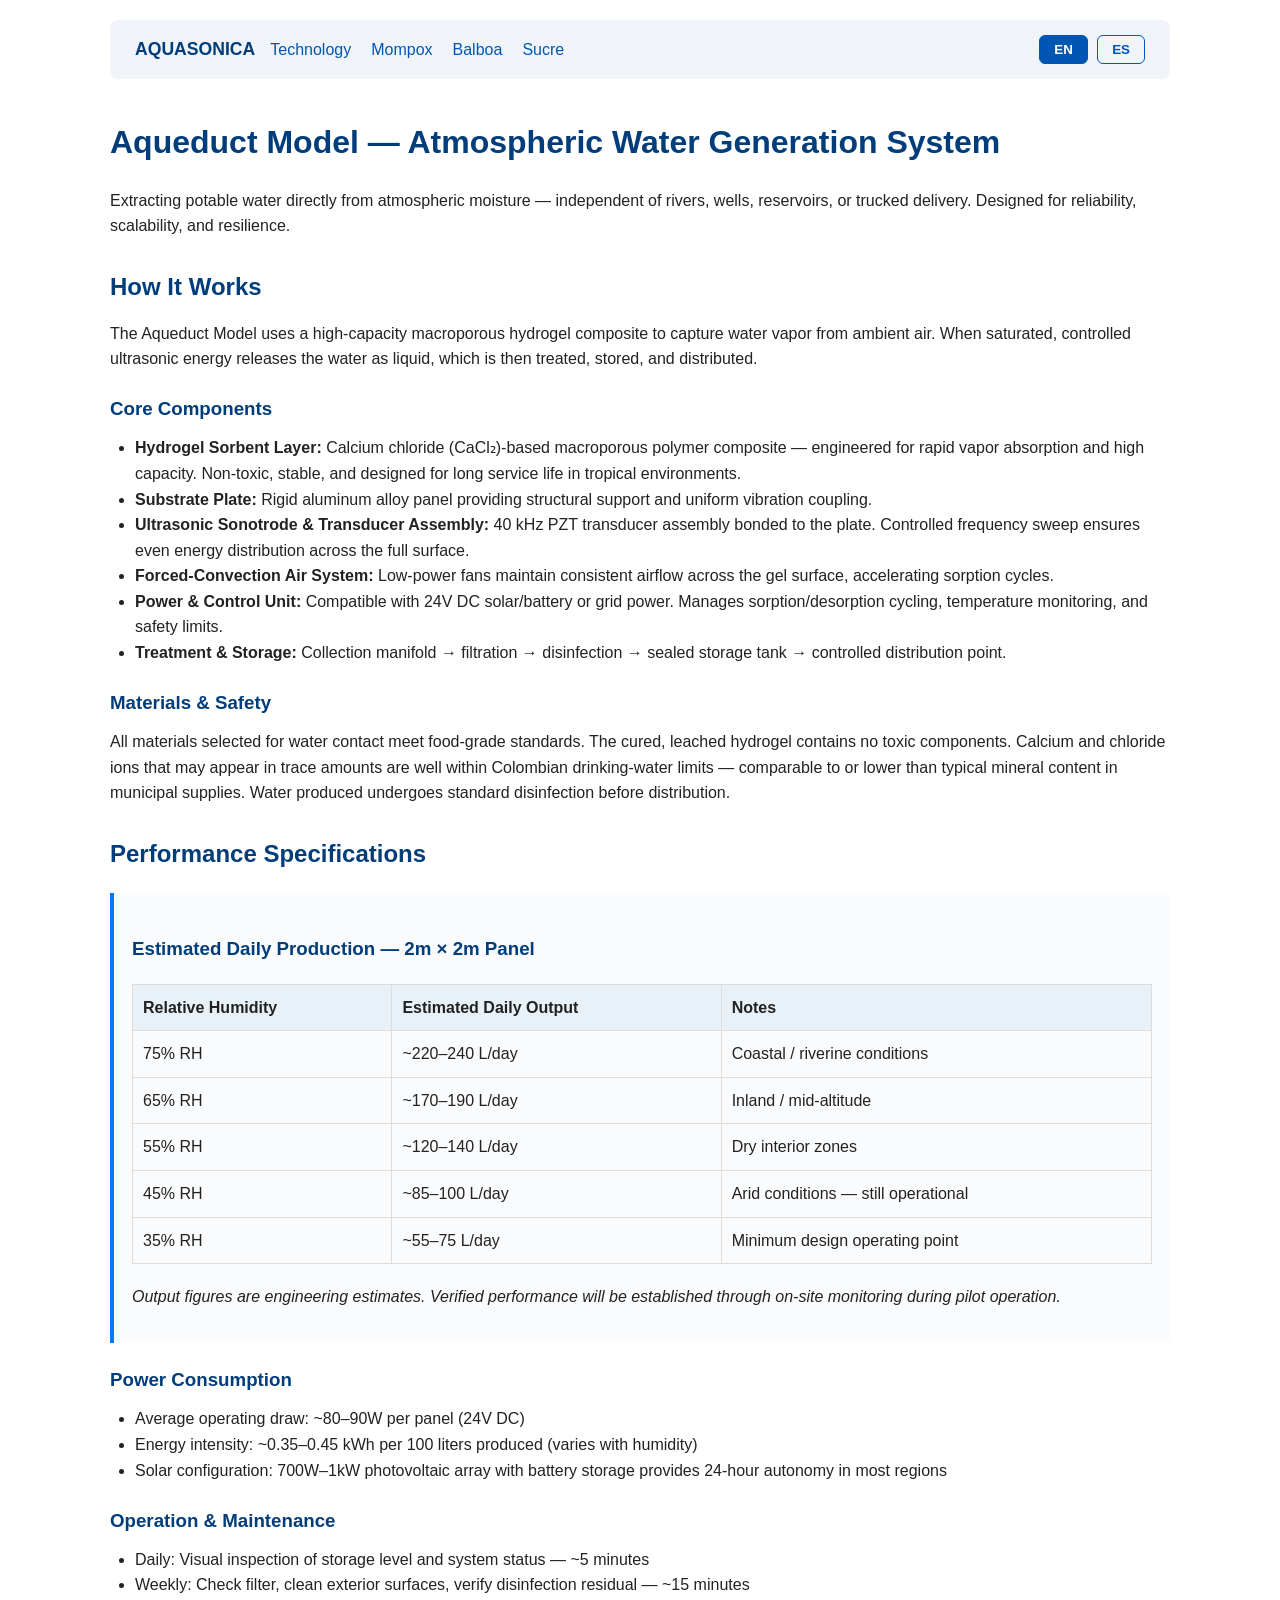
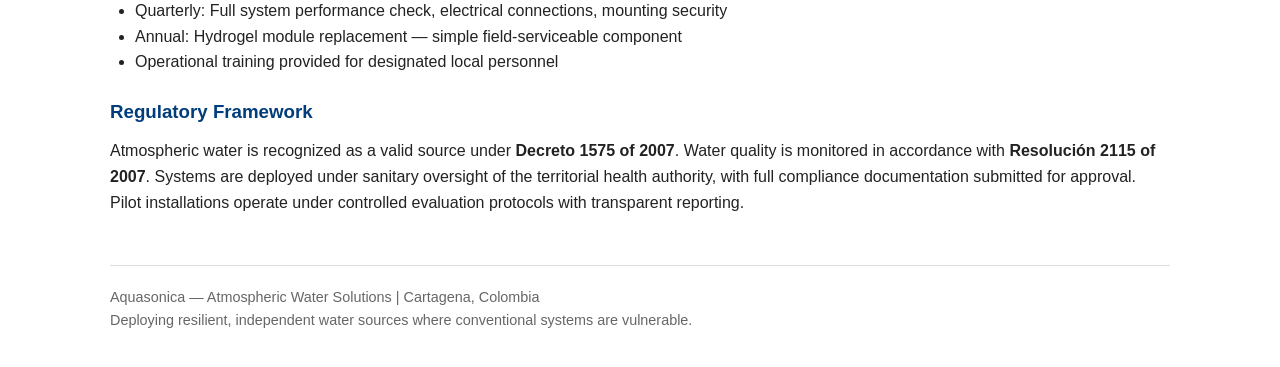
<file: index.html>
<!DOCTYPE html>
<html lang="en">
<head>
    <meta charset="UTF-8">
    <meta name="viewport" content="width=device-width, initial-scale=1.0">
    <title>Aquasonica — Atmospheric Water Solutions</title>
    <style>
        :root { --blue: #0056b3; --dark: #003d7a; --light: #f0f4f8; --accent: #007bff; }
        * { margin: 0; padding: 0; box-sizing: border-box; }
        body { font-family: Arial, sans-serif; line-height: 1.6; max-width: 1100px; margin: 0 auto; padding: 20px; color: #222; }
        nav { background: var(--light); padding: 15px 25px; margin-bottom: 30px; border-radius: 8px; display: flex; flex-wrap: wrap; align-items: center; gap: 15px; }
        .nav-links { display: flex; flex-wrap: wrap; gap: 20px; flex: 1; }
        nav a { text-decoration: none; color: var(--blue); font-weight: 500; }
        nav a:hover { text-decoration: underline; }
        .lang-switch { margin-left: auto; }
        .lang-btn { padding: 6px 14px; border: 1px solid var(--blue); background: transparent; color: var(--blue); border-radius: 6px; cursor: pointer; font-weight: bold; margin-left: 5px; }
        .lang-btn.active { background: var(--blue); color: white; }
        .lang-content { display: none; }
        .lang-content.active { display: block; }
        h1, h2, h3 { color: var(--dark); margin: 1.2em 0 0.6em; }
        .spec-box { background: #f9fbfd; border-left: 4px solid var(--accent); padding: 18px; margin: 20px 0; border-radius: 0 6px 6px 0; }
        table { width: 100%; border-collapse: collapse; margin: 20px 0; }
        th, td { border: 1px solid #ddd; padding: 10px; text-align: left; }
        th { background: #e9f1f8; }
        footer { margin-top: 50px; padding-top: 20px; border-top: 1px solid #ddd; font-size: 0.9em; color: #666; }
        ul, ol { margin-left: 25px; margin-bottom: 15px; }
        p { margin-bottom: 15px; }
    </style>
</head>
<body>

<nav>
    <strong style="font-size: 1.1em; color: var(--dark);">AQUASONICA</strong>
    <div class="nav-links">
        <a href="index.html" class="nav-en">Technology</a>
        <a href="mompox.html" class="nav-en">Mompox</a>
        <a href="balboa.html" class="nav-en">Balboa</a>
        <a href="sucre.html" class="nav-en">Sucre</a>
        <a href="index.html" class="nav-es" style="display:none;">Tecnología</a>
        <a href="mompox.html" class="nav-es" style="display:none;">Mompox</a>
        <a href="balboa.html" class="nav-es" style="display:none;">Balboa</a>
        <a href="sucre.html" class="nav-es" style="display:none;">Sucre</a>
    </div>
    <div class="lang-switch">
        <button class="lang-btn active" data-lang="en">EN</button>
        <button class="lang-btn" data-lang="es">ES</button>
    </div>
</nav>

<div class="lang-content active" id="en">
<h1>Aqueduct Model — Atmospheric Water Generation System</h1>
<p>Extracting potable water directly from atmospheric moisture — independent of rivers, wells, reservoirs, or trucked delivery. Designed for reliability, scalability, and resilience.</p>

<h2>How It Works</h2>
<p>The Aqueduct Model uses a high-capacity macroporous hydrogel composite to capture water vapor from ambient air. When saturated, controlled ultrasonic energy releases the water as liquid, which is then treated, stored, and distributed.</p>

<h3>Core Components</h3>
<ul>
    <li><strong>Hydrogel Sorbent Layer:</strong> Calcium chloride (CaCl₂)-based macroporous polymer composite — engineered for rapid vapor absorption and high capacity. Non-toxic, stable, and designed for long service life in tropical environments.</li>
    <li><strong>Substrate Plate:</strong> Rigid aluminum alloy panel providing structural support and uniform vibration coupling.</li>
    <li><strong>Ultrasonic Sonotrode & Transducer Assembly:</strong> 40 kHz PZT transducer assembly bonded to the plate. Controlled frequency sweep ensures even energy distribution across the full surface.</li>
    <li><strong>Forced-Convection Air System:</strong> Low-power fans maintain consistent airflow across the gel surface, accelerating sorption cycles.</li>
    <li><strong>Power & Control Unit:</strong> Compatible with 24V DC solar/battery or grid power. Manages sorption/desorption cycling, temperature monitoring, and safety limits.</li>
    <li><strong>Treatment & Storage:</strong> Collection manifold → filtration → disinfection → sealed storage tank → controlled distribution point.</li>
</ul>

<h3>Materials & Safety</h3>
<p>All materials selected for water contact meet food-grade standards. The cured, leached hydrogel contains no toxic components. Calcium and chloride ions that may appear in trace amounts are well within Colombian drinking-water limits — comparable to or lower than typical mineral content in municipal supplies. Water produced undergoes standard disinfection before distribution.</p>

<h2>Performance Specifications</h2>
<div class="spec-box">
<h3>Estimated Daily Production — 2m × 2m Panel</h3>
<table>
<tr><th>Relative Humidity</th><th>Estimated Daily Output</th><th>Notes</th></tr>
<tr><td>75% RH</td><td>~220–240 L/day</td><td>Coastal / riverine conditions</td></tr>
<tr><td>65% RH</td><td>~170–190 L/day</td><td>Inland / mid-altitude</td></tr>
<tr><td>55% RH</td><td>~120–140 L/day</td><td>Dry interior zones</td></tr>
<tr><td>45% RH</td><td>~85–100 L/day</td><td>Arid conditions — still operational</td></tr>
<tr><td>35% RH</td><td>~55–75 L/day</td><td>Minimum design operating point</td></tr>
</table>
<p><em>Output figures are engineering estimates. Verified performance will be established through on-site monitoring during pilot operation.</em></p>
</div>

<h3>Power Consumption</h3>
<ul>
    <li>Average operating draw: ~80–90W per panel (24V DC)</li>
    <li>Energy intensity: ~0.35–0.45 kWh per 100 liters produced (varies with humidity)</li>
    <li>Solar configuration: 700W–1kW photovoltaic array with battery storage provides 24-hour autonomy in most regions</li>
</ul>

<h3>Operation & Maintenance</h3>
<ul>
    <li>Daily: Visual inspection of storage level and system status — ~5 minutes</li>
    <li>Weekly: Check filter, clean exterior surfaces, verify disinfection residual — ~15 minutes</li>
    <li>Quarterly: Full system performance check, electrical connections, mounting security</li>
    <li>Annual: Hydrogel module replacement — simple field-serviceable component</li>
    <li>Operational training provided for designated local personnel</li>
</ul>

<h3>Regulatory Framework</h3>
<p>Atmospheric water is recognized as a valid source under <strong>Decreto 1575 of 2007</strong>. Water quality is monitored in accordance with <strong>Resolución 2115 of 2007</strong>. Systems are deployed under sanitary oversight of the territorial health authority, with full compliance documentation submitted for approval. Pilot installations operate under controlled evaluation protocols with transparent reporting.</p>
</div>

<div class="lang-content" id="es">
<h1>Modelo Acueducto — Sistema de Generación de Agua Atmosférica</h1>
<p>Extracción de agua potable directamente de la humedad del aire — independiente de ríos, pozos, embalses o entrega en camión. Diseñado para fiabilidad, escalabilidad y resiliencia.</p>

<h2>Funcionamiento</h2>
<p>El Modelo Acueducto utiliza un compuesto de hidrogel macroporoso de alta capacidad para capturar vapor de agua del aire ambiente. Al saturarse, energía ultrasónica controlada libera el agua en forma líquida, que luego es tratada, almacenada y distribuida.</p>

<h3>Componentes Principales</h3>
<ul>
    <li><strong>Capa de Hidrogel Absorbente:</strong> Compuesto polimérico macroporoso a base de cloruro de calcio (CaCl₂) — diseñado para absorción rápida de vapor y alta capacidad. No tóxico, estable y diseñado para larga vida útil en ambientes tropicales.</li>
    <li><strong>Placa Base:</strong> Panel rígido de aleación de aluminio que proporciona soporte estructural y acoplamiento uniforme de vibración.</li>
    <li><strong>Conjunto Sonotrodo y Transductor Ultrasónico:</strong> Transductor PZT de 40 kHz unido a la placa. Barrido de frecuencia controlado asegura distribución uniforme de energía en toda la superficie.</li>
    <li><strong>Sistema de Convección Forzada:</strong> Ventiladores de bajo consumo mantienen flujo de aire constante sobre la superficie del hidrogel, acelerando los ciclos de sorción.</li>
    <li><strong>Unidad de Potencia y Control:</strong> Compatible con energía solar/batería 24V CC o red eléctrica. Gestiona ciclos de absorción/liberación, monitoreo de temperatura y límites de seguridad.</li>
    <li><strong>Tratamiento y Almacenamiento:</strong> Colector → filtración → desinfección → tanque de almacenamiento sellado → punto de distribución controlada.</li>
</ul>

<h3>Materiales y Seguridad</h3>
<p>Todos los materiales en contacto con el agua cumplen normas de grado alimenticio. El hidrogel curado y lavado no contiene componentes tóxicos. Los iones de calcio y cloruro que pueden aparecer en cantidades mínimas están dentro de los límites del agua potable colombiana — comparables o inferiores al contenido mineral típico de suministros municipales. El agua producida recibe desinfección estándar antes de su distribución.</p>

<h2>Especificaciones de Rendimiento</h2>
<div class="spec-box">
<h3>Producción Diaria Estimada — Panel de 2m × 2m</h3>
<table>
<tr><th>Humedad Relativa</th><th>Producción Diaria Estimada</th><th>Notas</th></tr>
<tr><td>75% HR</td><td>~220–240 L/día</td><td>Condiciones costeras / ribereñas</td></tr>
<tr><td>65% HR</td><td>~170–190 L/día</td><td>Interior / media altitud</td></tr>
<tr><td>55% HR</td><td>~120–140 L/día</td><td>Zonas interiores secas</td></tr>
<tr><td>45% HR</td><td>~85–100 L/día</td><td>Condiciones áridas — sigue operativo</td></tr>
<tr><td>35% HR</td><td>~55–75 L/día</td><td>Punto mínimo de operación</td></tr>
</table>
<p><em>Las cifras de producción son estimaciones técnicas. El rendimiento verificado se establecerá mediante monitoreo en sitio durante la operación del piloto.</em></p>
</div>

<h3>Consumo Eléctrico</h3>
<ul>
    <li>Consumo promedio: ~80–90W por panel (24V CC)</li>
    <li>Intensidad energética: ~0,35–0,45 kWh por cada 100 litros producidos (según humedad)</li>
    <li>Configuración solar: Arreglo fotovoltaico de 700W–1kW con batería proporciona autonomía 24 horas en la mayoría de regiones</li>
</ul>

<h3>Operación y Mantenimiento</h3>
<ul>
    <li>Diario: Inspección visual de nivel de almacenamiento y estado del sistema — ~5 minutos</li>
    <li>Semanal: Revisar filtro, limpiar superficies, verificar desinfección — ~15 minutos</li>
    <li>Trimestral: Revisión completa de rendimiento, conexiones eléctricas y sujeción</li>
    <li>Anual: Reemplazo del módulo de hidrogel — componente de fácil reposición en campo</li>
    <li>Capacitación operativa proporcionada al personal local designado</li>
</ul>

<h3>Marco Regulatorio</h3>
<p>El agua atmosférica está reconocida como fuente válida en el <strong>Decreto 1575 de 2007</strong>. La calidad del agua se monitorea conforme a la <strong>Resolución 2115 de 2007</strong>. Los sistemas se despliegan bajo supervisión sanitaria de la autoridad de salud territorial, con documentación completa de cumplimiento. Los pilotos operan bajo protocolos de evaluación controlada con informes transparentes.</p>
</div>

<footer>
    <p>Aquasonica — Atmospheric Water Solutions | Cartagena, Colombia<br>
    <span class="lang-content active" id="en">Deploying resilient, independent water sources where conventional systems are vulnerable.</span>
    <span class="lang-content" id="es">Despliegue de fuentes de agua resilientes e independientes donde los sistemas convencionales fallan.</span>
    </p>
</footer>

<script>
const langButtons = document.querySelectorAll('.lang-btn');
const enContent = document.getElementById('en');
const esContent = document.getElementById('es');
const navEn = document.querySelectorAll('.nav-en');
const navEs = document.querySelectorAll('.nav-es');

function switchLanguage(lang) {
    if (lang === 'en') {
        enContent.classList.add('active');
        esContent.classList.remove('active');
        navEn.forEach(el => el.style.display = 'inline');
        navEs.forEach(el => el.style.display = 'none');
        langButtons[0].classList.add('active');
        langButtons[1].classList.remove('active');
        document.documentElement.lang = 'en';
    } else {
        esContent.classList.add('active');
        enContent.classList.remove('active');
        navEs.forEach(el => el.style.display = 'inline');
        navEn.forEach(el => el.style.display = 'none');
        langButtons[1].classList.add('active');
        langButtons[0].classList.remove('active');
        document.documentElement.lang = 'es';
    }
}

langButtons[0].addEventListener('click', () => switchLanguage('en'));
langButtons[1].addEventListener('click', () => switchLanguage('es'));
</script>

</body>
</html>
</file>
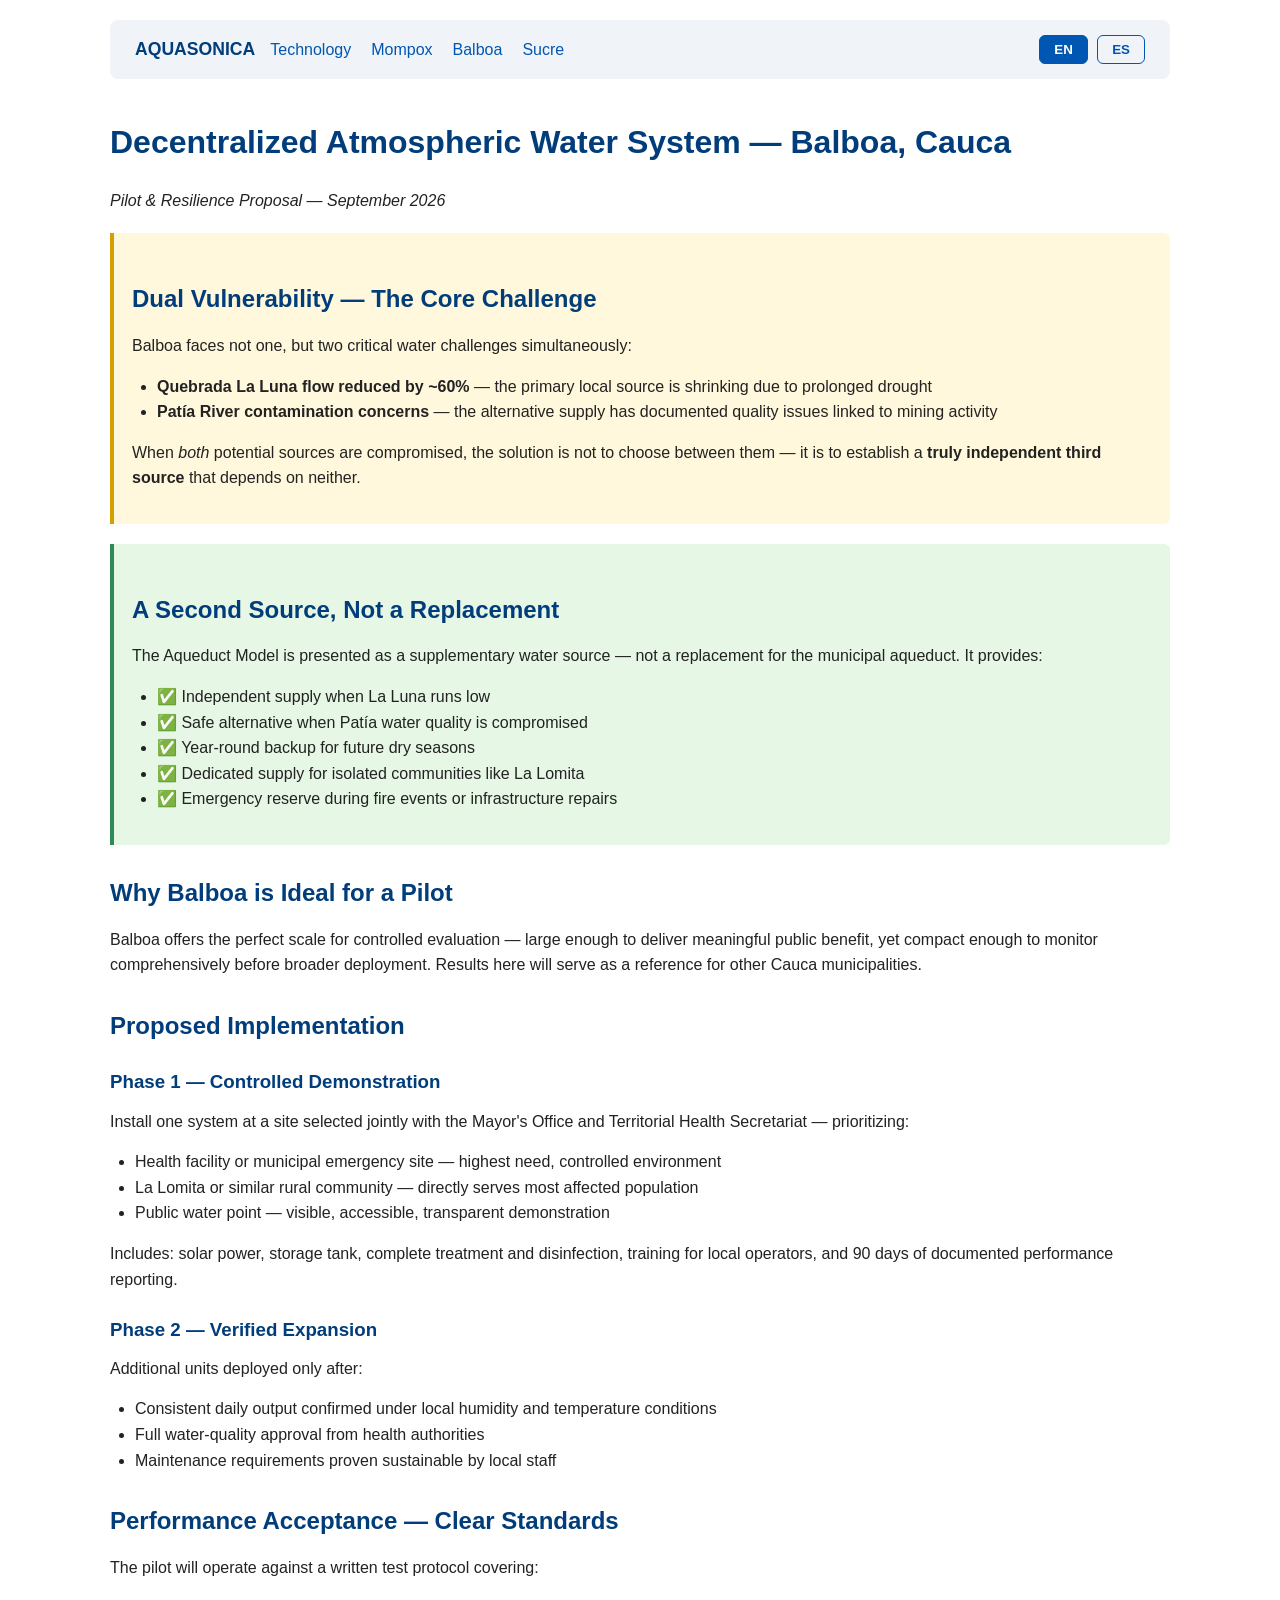
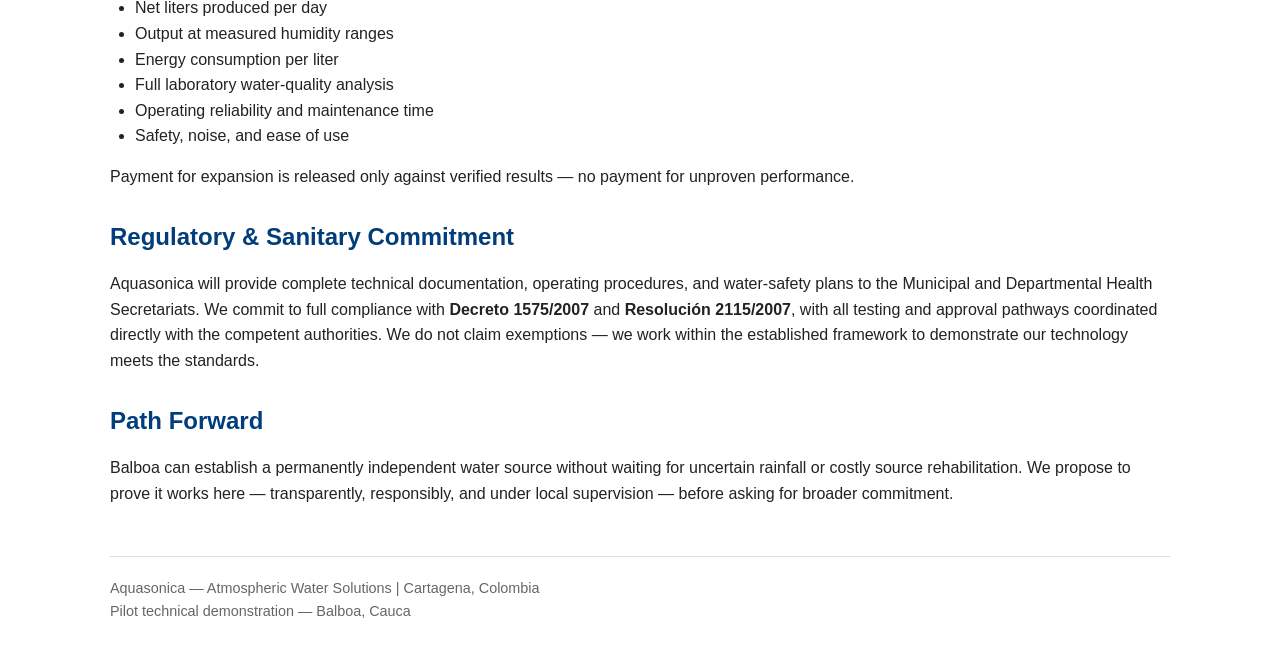
<file: Balboa.html>
<!DOCTYPE html>
<html lang="en">
<head>
    <meta charset="UTF-8">
    <meta name="viewport" content="width=device-width, initial-scale=1.0">
    <title>Balboa — Aquasonica</title>
    <style>
        :root { --blue: #0056b3; --dark: #003d7a; --light: #f0f4f8; --accent: #2e8b57; --warn: #d4a000; }
        * { margin: 0; padding: 0; box-sizing: border-box; }
        body { font-family: Arial, sans-serif; line-height: 1.6; max-width: 1100px; margin: 0 auto; padding: 20px; color: #222; }
        nav { background: var(--light); padding: 15px 25px; margin-bottom: 30px; border-radius: 8px; display: flex; flex-wrap: wrap; align-items: center; gap: 15px; }
        .nav-links { display: flex; flex-wrap: wrap; gap: 20px; flex: 1; }
        nav a { text-decoration: none; color: var(--blue); font-weight: 500; }
        nav a:hover { text-decoration: underline; }
        .lang-switch { margin-left: auto; }
        .lang-btn { padding: 6px 14px; border: 1px solid var(--blue); background: transparent; color: var(--blue); border-radius: 6px; cursor: pointer; font-weight: bold; margin-left: 5px; }
        .lang-btn.active { background: var(--blue); color: white; }
        .lang-content { display: none; }
        .lang-content.active { display: block; }
        h1, h2, h3 { color: var(--dark); margin: 1.2em 0 0.6em; }
        .highlight { background: #fff8dc; border-left: 4px solid var(--warn); padding: 18px; margin: 20px 0; border-radius: 0 6px 6px 0; }
        .dualsource { background: #e6f7e6; border-left: 4px solid var(--accent); padding: 18px; margin: 20px 0; border-radius: 0 6px 6px 0; }
        footer { margin-top: 50px; padding-top: 20px; border-top: 1px solid #ddd; font-size: 0.9em; color: #666; }
        ul, ol { margin-left: 25px; margin-bottom: 15px; }
        p { margin-bottom: 15px; }
    </style>
</head>
<body>

<nav>
    <strong style="font-size: 1.1em; color: var(--dark);">AQUASONICA</strong>
    <div class="nav-links">
        <a href="index.html" class="nav-en">Technology</a>
        <a href="mompox.html" class="nav-en">Mompox</a>
        <a href="balboa.html" class="nav-en">Balboa</a>
        <a href="sucre.html" class="nav-en">Sucre</a>
        <a href="index.html" class="nav-es" style="display:none;">Tecnología</a>
        <a href="mompox.html" class="nav-es" style="display:none;">Mompox</a>
        <a href="balboa.html" class="nav-es" style="display:none;">Balboa</a>
        <a href="sucre.html" class="nav-es" style="display:none;">Sucre</a>
    </div>
    <div class="lang-switch">
        <button class="lang-btn active" data-lang="en">EN</button>
        <button class="lang-btn" data-lang="es">ES</button>
    </div>
</nav>

<div class="lang-content active" id="en">
<h1>Decentralized Atmospheric Water System — Balboa, Cauca</h1>
<p><em>Pilot & Resilience Proposal — September 2026</em></p>

<div class="highlight">
<h2>Dual Vulnerability — The Core Challenge</h2>
<p>Balboa faces not one, but two critical water challenges simultaneously:</p>
<ul>
    <li><strong>Quebrada La Luna flow reduced by ~60%</strong> — the primary local source is shrinking due to prolonged drought</li>
    <li><strong>Patía River contamination concerns</strong> — the alternative supply has documented quality issues linked to mining activity</li>
</ul>
<p>When <em>both</em> potential sources are compromised, the solution is not to choose between them — it is to establish a <strong>truly independent third source</strong> that depends on neither.</p>
</div>

<div class="dualsource">
<h2>A Second Source, Not a Replacement</h2>
<p>The Aqueduct Model is presented as a supplementary water source — not a replacement for the municipal aqueduct. It provides:</p>
<ul>
    <li>✅ Independent supply when La Luna runs low</li>
    <li>✅ Safe alternative when Patía water quality is compromised</li>
    <li>✅ Year-round backup for future dry seasons</li>
    <li>✅ Dedicated supply for isolated communities like La Lomita</li>
    <li>✅ Emergency reserve during fire events or infrastructure repairs</li>
</ul>
</div>

<h2>Why Balboa is Ideal for a Pilot</h2>
<p>Balboa offers the perfect scale for controlled evaluation — large enough to deliver meaningful public benefit, yet compact enough to monitor comprehensively before broader deployment. Results here will serve as a reference for other Cauca municipalities.</p>

<h2>Proposed Implementation</h2>

<h3>Phase 1 — Controlled Demonstration</h3>
<p>Install one system at a site selected jointly with the Mayor's Office and Territorial Health Secretariat — prioritizing:</p>
<ul>
    <li>Health facility or municipal emergency site — highest need, controlled environment</li>
    <li>La Lomita or similar rural community — directly serves most affected population</li>
    <li>Public water point — visible, accessible, transparent demonstration</li>
</ul>
<p>Includes: solar power, storage tank, complete treatment and disinfection, training for local operators, and 90 days of documented performance reporting.</p>

<h3>Phase 2 — Verified Expansion</h3>
<p>Additional units deployed only after:</p>
<ul>
    <li>Consistent daily output confirmed under local humidity and temperature conditions</li>
    <li>Full water-quality approval from health authorities</li>
    <li>Maintenance requirements proven sustainable by local staff</li>
</ul>

<h2>Performance Acceptance — Clear Standards</h2>
<p>The pilot will operate against a written test protocol covering:</p>
<ul>
    <li>Net liters produced per day</li>
    <li>Output at measured humidity ranges</li>
    <li>Energy consumption per liter</li>
    <li>Full laboratory water-quality analysis</li>
    <li>Operating reliability and maintenance time</li>
    <li>Safety, noise, and ease of use</li>
</ul>
<p>Payment for expansion is released only against verified results — no payment for unproven performance.</p>

<h2>Regulatory & Sanitary Commitment</h2>
<p>Aquasonica will provide complete technical documentation, operating procedures, and water-safety plans to the Municipal and Departmental Health Secretariats. We commit to full compliance with <strong>Decreto 1575/2007</strong> and <strong>Resolución 2115/2007</strong>, with all testing and approval pathways coordinated directly with the competent authorities. We do not claim exemptions — we work within the established framework to demonstrate our technology meets the standards.</p>

<h2>Path Forward</h2>
<p>Balboa can establish a permanently independent water source without waiting for uncertain rainfall or costly source rehabilitation. We propose to prove it works here — transparently, responsibly, and under local supervision — before asking for broader commitment.</p>
</div>

<div class="lang-content" id="es">
<h1>Sistema Descentralizado de Agua Atmosférica — Balboa, Cauca</h1>
<p><em>Propuesta Piloto y Resiliencia — Septiembre 2026</em></p>

<div class="highlight">
<h2>Doble Vulnerabilidad — El Problema Central</h2>
<p>Balboa enfrenta no uno, sino dos desafíos simultáneos:</p>
<ul>
    <li><strong>Caudal de Quebrada La Luna reducido ~60%</strong> — la fuente principal disminuye por sequía prolongada</li>
    <li><strong>Preocupaciones de calidad en Río Patía</strong> — la fuente alternativa presenta problemas documentados vinculados a actividad minera</li>
</ul>
<p>Cuando <em>ambas</em> fuentes están comprometidas, la solución no es elegir entre ellas — es establecer una <strong>tercera fuente verdaderamente independiente</strong> que no dependa de ninguna.</p>
</div>

<div class="dualsource">
<h2>Una Segunda Fuente, No un Reemplazo</h2>
<p>El Modelo Acueducto se presenta como fuente complementaria — no sustituta del acueducto municipal. Proporciona:</p>
<ul>
    <li>✅ Suministro independiente cuando La Luna baja su nivel</li>
    <li>✅ Alternativa segura cuando el Patía presenta problemas de calidad</li>
    <li>✅ Respaldo permanente para futuras temporadas secas</li>
    <li>✅ Suministro dedicado a comunidades aisladas como La Lomita</li>
    <li>✅ Reserva de emergencia ante incendios o reparaciones de infraestructura</li>
</ul>
</div>

<h2>¿Por qué Balboa es Ideal para un Piloto?</h2>
<p>Balboa ofrece la escala perfecta para evaluación controlada — suficientemente grande para entregar beneficio público real, pero manejable para monitoreo completo antes de ampliar. Los resultados servirán de referencia para otros municipios del Cauca.</p>

<h2>Implementación Propuesta</h2>

<h3>Fase 1 — Demostración Controlada</h3>
<p>Instalar un sistema en sitio seleccionado conjuntamente con la Alcaldía y la Secretaría de Salud Territorial — priorizando:</p>
<ul>
    <li>Institución de salud o puesto de emergencia — mayor necesidad, entorno controlado</li>
    <li>La Lomita o comunidad rural similar — atención directa a población más afectada</li>
    <li>Punto público de suministro — demostración visible, accesible y transparente</li>
</ul>
<p>Incluye: energía solar, tanque de almacenamiento, tratamiento y desinfección completos, capacitación a operadores locales y 90 días de informes de rendimiento documentados.</p>

<h3>Fase 2 — Expansión Verificada</h3>
<p>Unidades adicionales solo tras confirmar:</p>
<ul>
    <li>Producción diaria estable bajo condiciones reales de humedad y temperatura locales</li>
    <li>Aprobación sanitaria completa por las autoridades de salud</li>
    <li>Sostenibilidad del mantenimiento por personal local capacitado</li>
</ul>

<h2>Aceptación del Piloto — Criterios Claros</h2>
<p>El piloto operará bajo un protocolo escrito que cubre:</p>
<ul>
    <li>Litros netos producidos diariamente</li>
    <li>Rendimiento según rangos de humedad medidos</li>
    <li>Consumo energético por litro</li>
    <li>Análisis de calidad completo en laboratorio</li>
    <li>Fiabilidad operativa y tiempo de mantenimiento</li>
    <li>Seguridad, ruido y facilidad de uso</li>
</ul>
<p>El pago por expansión se libera solo tras resultados verificados — no se paga por rendimiento no demostrado.</p>

<h2>Compromiso Regulatorio y Sanitario</h2>
<p>Aquasonica entregará documentación técnica completa, procedimientos operativos y planes de seguridad del agua a las Secretarías de Salud Municipal y Departamental. Cumplimos íntegramente con el <strong>Decreto 1575/2007</strong> y la <strong>Resolución 2115/2007</strong>, coordinando todos los ensayos y aprobaciones directamente con las autoridades competentes. No reclamamos exenciones — trabajamos dentro del marco establecido para demostrar cumplimiento.</p>

<h2>Camino a Seguir</h2>
<p>Balboa puede establecer una fuente de agua independiente y permanente sin esperar lluvias inciertas ni costosas rehabilitaciones de fuentes. Proponemos demostrarlo aquí — con transparencia, responsabilidad y supervisión local — antes de solicitar compromisos mayores.</p>
</div>

<footer>
    <p>Aquasonica — Atmospheric Water Solutions | Cartagena, Colombia<br>
    <span class="lang-content active" id="en">Pilot technical demonstration — Balboa, Cauca</span>
    <span class="lang-content" id="es">Demostración técnica piloto — Balboa, Cauca</span>
    </p>
</footer>

<script>
const langButtons = document.querySelectorAll('.lang-btn');
const enContent = document.getElementById('en');
const esContent = document.getElementById('es');
const navEn = document.querySelectorAll('.nav-en');
const navEs = document.querySelectorAll('.nav-es');

function switchLanguage(lang) {
    if (lang === 'en') {
        enContent.classList.add('active');
        esContent.classList.remove('active');
        navEn.forEach(el => el.style.display = 'inline');
        navEs.forEach(el => el.style.display = 'none');
        langButtons[0].classList.add('active');
        langButtons[1].classList.remove('active');
        document.documentElement.lang = 'en';
    } else {
        esContent.classList.add('active');
        enContent.classList.remove('active');
        navEs.forEach(el => el.style.display = 'inline');
        navEn.forEach(el => el.style.display = 'none');
        langButtons[1].classList.add('active');
        langButtons[0].classList.remove('active');
        document.documentElement.lang = 'es';
    }
}

langButtons[0].addEventListener('click', () => switchLanguage('en'));
langButtons[1].addEventListener('click', () => switchLanguage('es'));
</script>

</body>
</html>
</file>
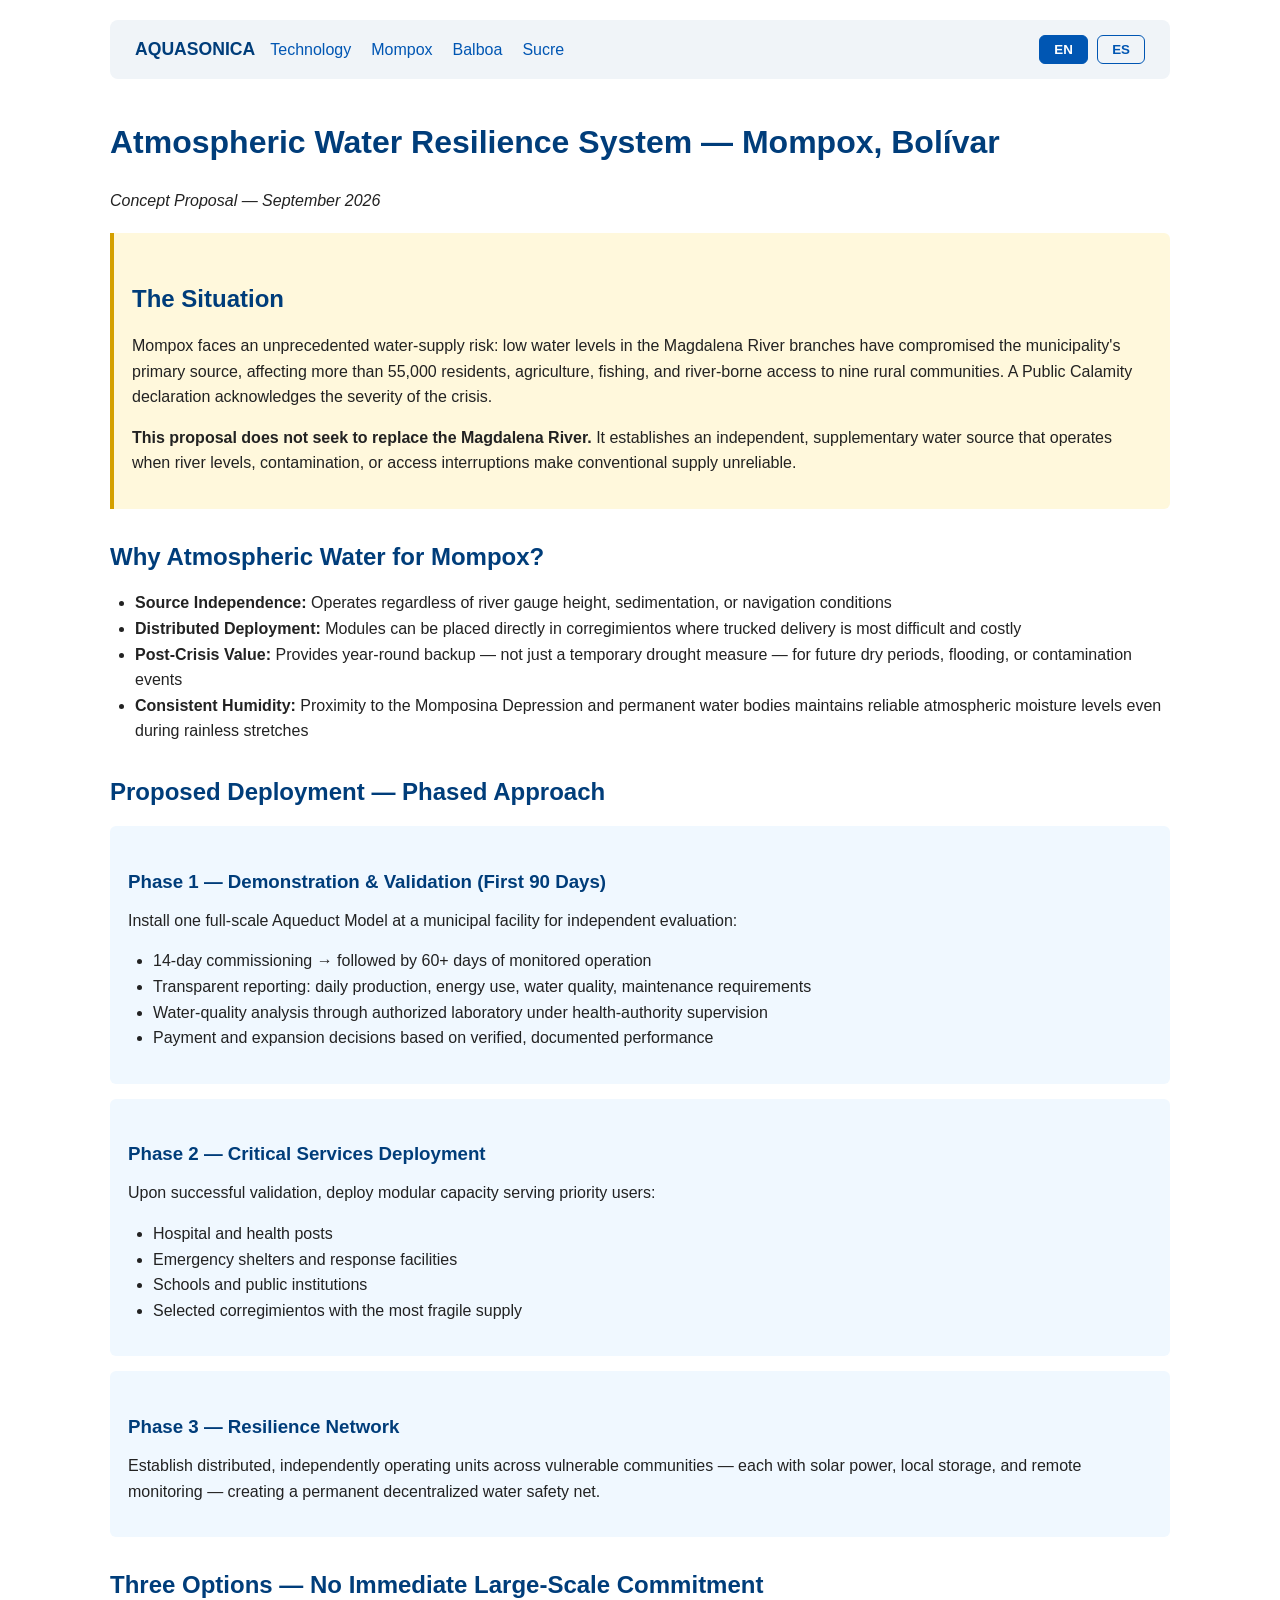
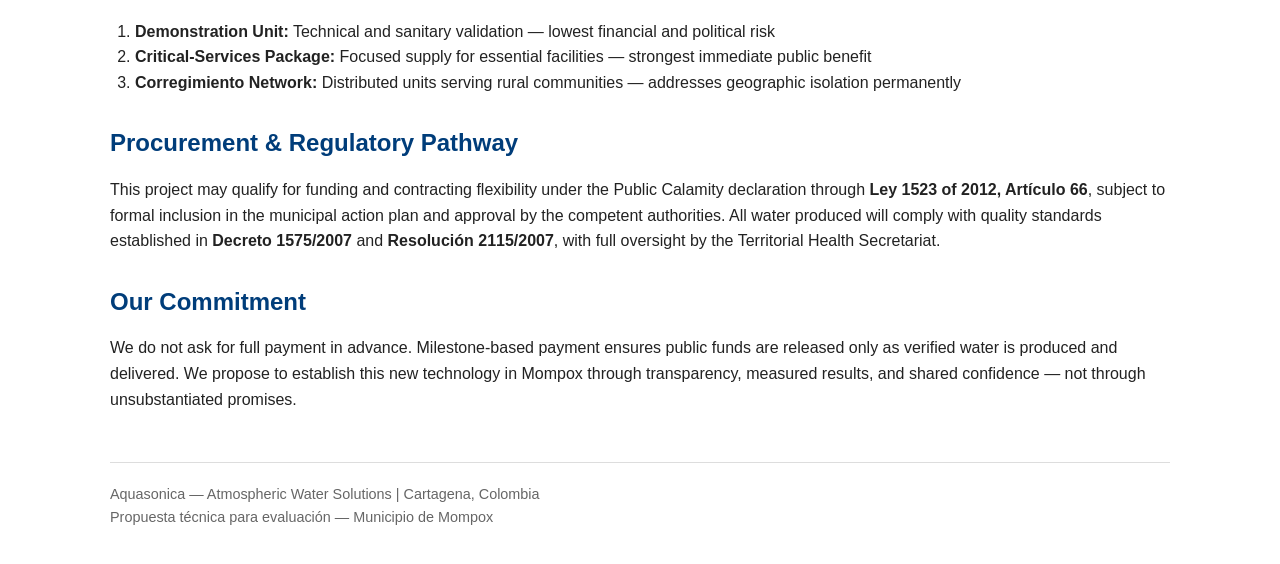
<file: Mompox.html>
<!DOCTYPE html>
<html lang="en">
<head>
    <meta charset="UTF-8">
    <meta name="viewport" content="width=device-width, initial-scale=1.0">
    <title>Mompox — Aquasonica</title>
    <style>
        :root { --blue: #0056b3; --dark: #003d7a; --light: #f0f4f8; --accent: #d4a000; }
        * { margin: 0; padding: 0; box-sizing: border-box; }
        body { font-family: Arial, sans-serif; line-height: 1.6; max-width: 1100px; margin: 0 auto; padding: 20px; color: #222; }
        nav { background: var(--light); padding: 15px 25px; margin-bottom: 30px; border-radius: 8px; display: flex; flex-wrap: wrap; align-items: center; gap: 15px; }
        .nav-links { display: flex; flex-wrap: wrap; gap: 20px; flex: 1; }
        nav a { text-decoration: none; color: var(--blue); font-weight: 500; }
        nav a:hover { text-decoration: underline; }
        .lang-switch { margin-left: auto; }
        .lang-btn { padding: 6px 14px; border: 1px solid var(--blue); background: transparent; color: var(--blue); border-radius: 6px; cursor: pointer; font-weight: bold; margin-left: 5px; }
        .lang-btn.active { background: var(--blue); color: white; }
        .lang-content { display: none; }
        .lang-content.active { display: block; }
        h1, h2, h3 { color: var(--dark); margin: 1.2em 0 0.6em; }
        .highlight { background: #fff8dc; border-left: 4px solid var(--accent); padding: 18px; margin: 20px 0; border-radius: 0 6px 6px 0; }
        .phase-box { background: #f0f8ff; padding: 18px; margin: 15px 0; border-radius: 6px; }
        footer { margin-top: 50px; padding-top: 20px; border-top: 1px solid #ddd; font-size: 0.9em; color: #666; }
        ul, ol { margin-left: 25px; margin-bottom: 15px; }
        p { margin-bottom: 15px; }
    </style>
</head>
<body>

<nav>
    <strong style="font-size: 1.1em; color: var(--dark);">AQUASONICA</strong>
    <div class="nav-links">
        <a href="index.html" class="nav-en">Technology</a>
        <a href="mompox.html" class="nav-en">Mompox</a>
        <a href="balboa.html" class="nav-en">Balboa</a>
        <a href="sucre.html" class="nav-en">Sucre</a>
        <a href="index.html" class="nav-es" style="display:none;">Tecnología</a>
        <a href="mompox.html" class="nav-es" style="display:none;">Mompox</a>
        <a href="balboa.html" class="nav-es" style="display:none;">Balboa</a>
        <a href="sucre.html" class="nav-es" style="display:none;">Sucre</a>
    </div>
    <div class="lang-switch">
        <button class="lang-btn active" data-lang="en">EN</button>
        <button class="lang-btn" data-lang="es">ES</button>
    </div>
</nav>

<div class="lang-content active" id="en">
<h1>Atmospheric Water Resilience System — Mompox, Bolívar</h1>
<p><em>Concept Proposal — September 2026</em></p>

<div class="highlight">
<h2>The Situation</h2>
<p>Mompox faces an unprecedented water-supply risk: low water levels in the Magdalena River branches have compromised the municipality's primary source, affecting more than 55,000 residents, agriculture, fishing, and river-borne access to nine rural communities. A Public Calamity declaration acknowledges the severity of the crisis.</p>
<p><strong>This proposal does not seek to replace the Magdalena River.</strong> It establishes an independent, supplementary water source that operates when river levels, contamination, or access interruptions make conventional supply unreliable.</p>
</div>

<h2>Why Atmospheric Water for Mompox?</h2>
<ul>
    <li><strong>Source Independence:</strong> Operates regardless of river gauge height, sedimentation, or navigation conditions</li>
    <li><strong>Distributed Deployment:</strong> Modules can be placed directly in corregimientos where trucked delivery is most difficult and costly</li>
    <li><strong>Post-Crisis Value:</strong> Provides year-round backup — not just a temporary drought measure — for future dry periods, flooding, or contamination events</li>
    <li><strong>Consistent Humidity:</strong> Proximity to the Momposina Depression and permanent water bodies maintains reliable atmospheric moisture levels even during rainless stretches</li>
</ul>

<h2>Proposed Deployment — Phased Approach</h2>

<div class="phase-box">
<h3>Phase 1 — Demonstration & Validation (First 90 Days)</h3>
<p>Install one full-scale Aqueduct Model at a municipal facility for independent evaluation:</p>
<ul>
    <li>14-day commissioning → followed by 60+ days of monitored operation</li>
    <li>Transparent reporting: daily production, energy use, water quality, maintenance requirements</li>
    <li>Water-quality analysis through authorized laboratory under health-authority supervision</li>
    <li>Payment and expansion decisions based on verified, documented performance</li>
</ul>
</div>

<div class="phase-box">
<h3>Phase 2 — Critical Services Deployment</h3>
<p>Upon successful validation, deploy modular capacity serving priority users:</p>
<ul>
    <li>Hospital and health posts</li>
    <li>Emergency shelters and response facilities</li>
    <li>Schools and public institutions</li>
    <li>Selected corregimientos with the most fragile supply</li>
</ul>
</div>

<div class="phase-box">
<h3>Phase 3 — Resilience Network</h3>
<p>Establish distributed, independently operating units across vulnerable communities — each with solar power, local storage, and remote monitoring — creating a permanent decentralized water safety net.</p>
</div>

<h2>Three Options — No Immediate Large-Scale Commitment</h2>
<ol>
    <li><strong>Demonstration Unit:</strong> Technical and sanitary validation — lowest financial and political risk</li>
    <li><strong>Critical-Services Package:</strong> Focused supply for essential facilities — strongest immediate public benefit</li>
    <li><strong>Corregimiento Network:</strong> Distributed units serving rural communities — addresses geographic isolation permanently</li>
</ol>

<h2>Procurement & Regulatory Pathway</h2>
<p>This project may qualify for funding and contracting flexibility under the Public Calamity declaration through <strong>Ley 1523 of 2012, Artículo 66</strong>, subject to formal inclusion in the municipal action plan and approval by the competent authorities. All water produced will comply with quality standards established in <strong>Decreto 1575/2007</strong> and <strong>Resolución 2115/2007</strong>, with full oversight by the Territorial Health Secretariat.</p>

<h2>Our Commitment</h2>
<p>We do not ask for full payment in advance. Milestone-based payment ensures public funds are released only as verified water is produced and delivered. We propose to establish this new technology in Mompox through transparency, measured results, and shared confidence — not through unsubstantiated promises.</p>
</div>

<div class="lang-content" id="es">
<h1>Sistema de Resiliencia Hídrica Atmosférica — Mompox, Bolívar</h1>
<p><em>Propuesta Conceptual — Septiembre 2026</em></p>

<div class="highlight">
<h2>La Situación</h2>
<p>Mompox enfrenta un riesgo sin precedentes: los bajos niveles en las ramas del Río Magdalena han comprometido la fuente principal del municipio, afectando a más de 55.000 habitantes, agricultura, pesca y acceso fluvial a nueve corregimientos. La declaración de Calamidad Pública reconoce la gravedad de la crisis.</p>
<p><strong>Esta propuesta no busca reemplazar el Río Magdalena.</strong> Establece una fuente independiente y complementaria que opera cuando los niveles del río, la contaminación o la interrupción del acceso hacen fallar el suministro convencional.</p>
</div>

<h2>¿Por qué Agua Atmosférica para Mompox?</h2>
<ul>
    <li><strong>Independencia de Fuente:</strong> Opera sin depender del nivel del río, sedimentación o condiciones de navegación</li>
    <li><strong>Despliegue Distribuido:</strong> Los módulos pueden instalarse directamente en los corregimientos donde el suministro en camión es más difícil y costoso</li>
    <li><strong>Valor Permanente:</strong> Funciona como respaldo todo el año — no solo medida temporal — para futuras sequías, inundaciones o eventos de contaminación</li>
    <li><strong>Humedad Constante:</strong> La proximidad a la Depresión Momposina y cuerpos de agua mantiene niveles confiables de humedad atmosférica incluso sin lluvia</li>
</ul>

<h2>Despliegue Propuesto — En Fases</h2>

<div class="phase-box">
<h3>Fase 1 — Demostración y Validación (Primeros 90 Días)</h3>
<p>Instalar un Modelo Acueducto a escala completa en instalación municipal para evaluación independiente:</p>
<ul>
    <li>Puesta en marcha de 14 días → seguido de 60+ días de operación monitoreada</li>
    <li>Informes transparentes: producción diaria, consumo energético, calidad del agua, mantenimiento</li>
    <li>Análisis de calidad por laboratorio autorizado bajo supervisión de salud</li>
    <li>Decisiones de pago y expansión basadas en rendimiento verificado y documentado</li>
</ul>
</div>

<div class="phase-box">
<h3>Fase 2 — Servicios Esenciales</h3>
<p>Tras validación exitosa, desplegar capacidad modular para usuarios prioritarios:</p>
<ul>
    <li>Hospital y puestos de salud</li>
    <li>Albergues y puestos de respuesta a emergencias</li>
    <li>Instituciones educativas y públicas</li>
    <li>Corregimientos con suministro más vulnerable</li>
</ul>
</div>

<div class="phase-box">
<h3>Fase 3 — Red de Resiliencia</h3>
<p>Establecer unidades distribuidas e independientes en comunidades vulnerables — cada una con energía solar, almacenamiento local y monitoreo remoto — creando una red de seguridad hídrica descentralizada y permanente.</p>
</div>

<h2>Tres Opciones — Sin Compromiso Inmediato a Gran Escala</h2>
<ol>
    <li><strong>Unidad de Demostración:</strong> Validación técnica y sanitaria — menor riesgo financiero y político</li>
    <li><strong>Paquete de Servicios Esenciales:</strong> Suministro enfocado en instalaciones críticas — mayor beneficio público inmediato</li>
    <li><strong>Red Corregimental:</strong> Unidades distribuidas en zonas rurales — solución permanente al aislamiento geográfico</li>
</ol>

<h2>Contratación y Marco Regulatorio</h2>
<p>Este proyecto puede acceder a financiación y facilidades de contratación bajo la declaración de Calamidad Pública mediante el <strong>Artículo 66 de la Ley 1523 de 2012</strong>, sujeto a inclusión formal en el plan de acción municipal y aprobación de las autoridades competentes. Toda el agua producida cumplirá con el <strong>Decreto 1575/2007</strong> y la <strong>Resolución 2115/2007</strong>, con supervisión integral de la Secretaría de Salud Territorial.</p>

<h2>Nuestro Compromiso</h2>
<p>No solicitamos pago completo por adelantado. Pagos por hitos garantizan que los recursos públicos se liberen solo cuando el agua se produce y entrega efectivamente. Proponemos establecer esta tecnología en Mompox con transparencia, resultados medibles y confianza compartida — no con promesas sin sustento.</p>
</div>

<footer>
    <p>Aquasonica — Atmospheric Water Solutions | Cartagena, Colombia<br>
    <span class="lang-content active" id="en">Propuesta técnica para evaluación — Municipio de Mompox</span>
    <span class="lang-content" id="es">Propuesta técnica para evaluación — Municipio de Mompox</span>
    </p>
</footer>

<script>
const langButtons = document.querySelectorAll('.lang-btn');
const enContent = document.getElementById('en');
const esContent = document.getElementById('es');
const navEn = document.querySelectorAll('.nav-en');
const navEs = document.querySelectorAll('.nav-es');

function switchLanguage(lang) {
    if (lang === 'en') {
        enContent.classList.add('active');
        esContent.classList.remove('active');
        navEn.forEach(el => el.style.display = 'inline');
        navEs.forEach(el => el.style.display = 'none');
        langButtons[0].classList.add('active');
        langButtons[1].classList.remove('active');
        document.documentElement.lang = 'en';
    } else {
        esContent.classList.add('active');
        enContent.classList.remove('active');
        navEs.forEach(el => el.style.display = 'inline');
        navEn.forEach(el => el.style.display = 'none');
        langButtons[1].classList.add('active');
        langButtons[0].classList.remove('active');
        document.documentElement.lang = 'es';
    }
}

langButtons[0].addEventListener('click', () => switchLanguage('en'));
langButtons[1].addEventListener('click', () => switchLanguage('es'));
</script>

</body>
</html>
</file>
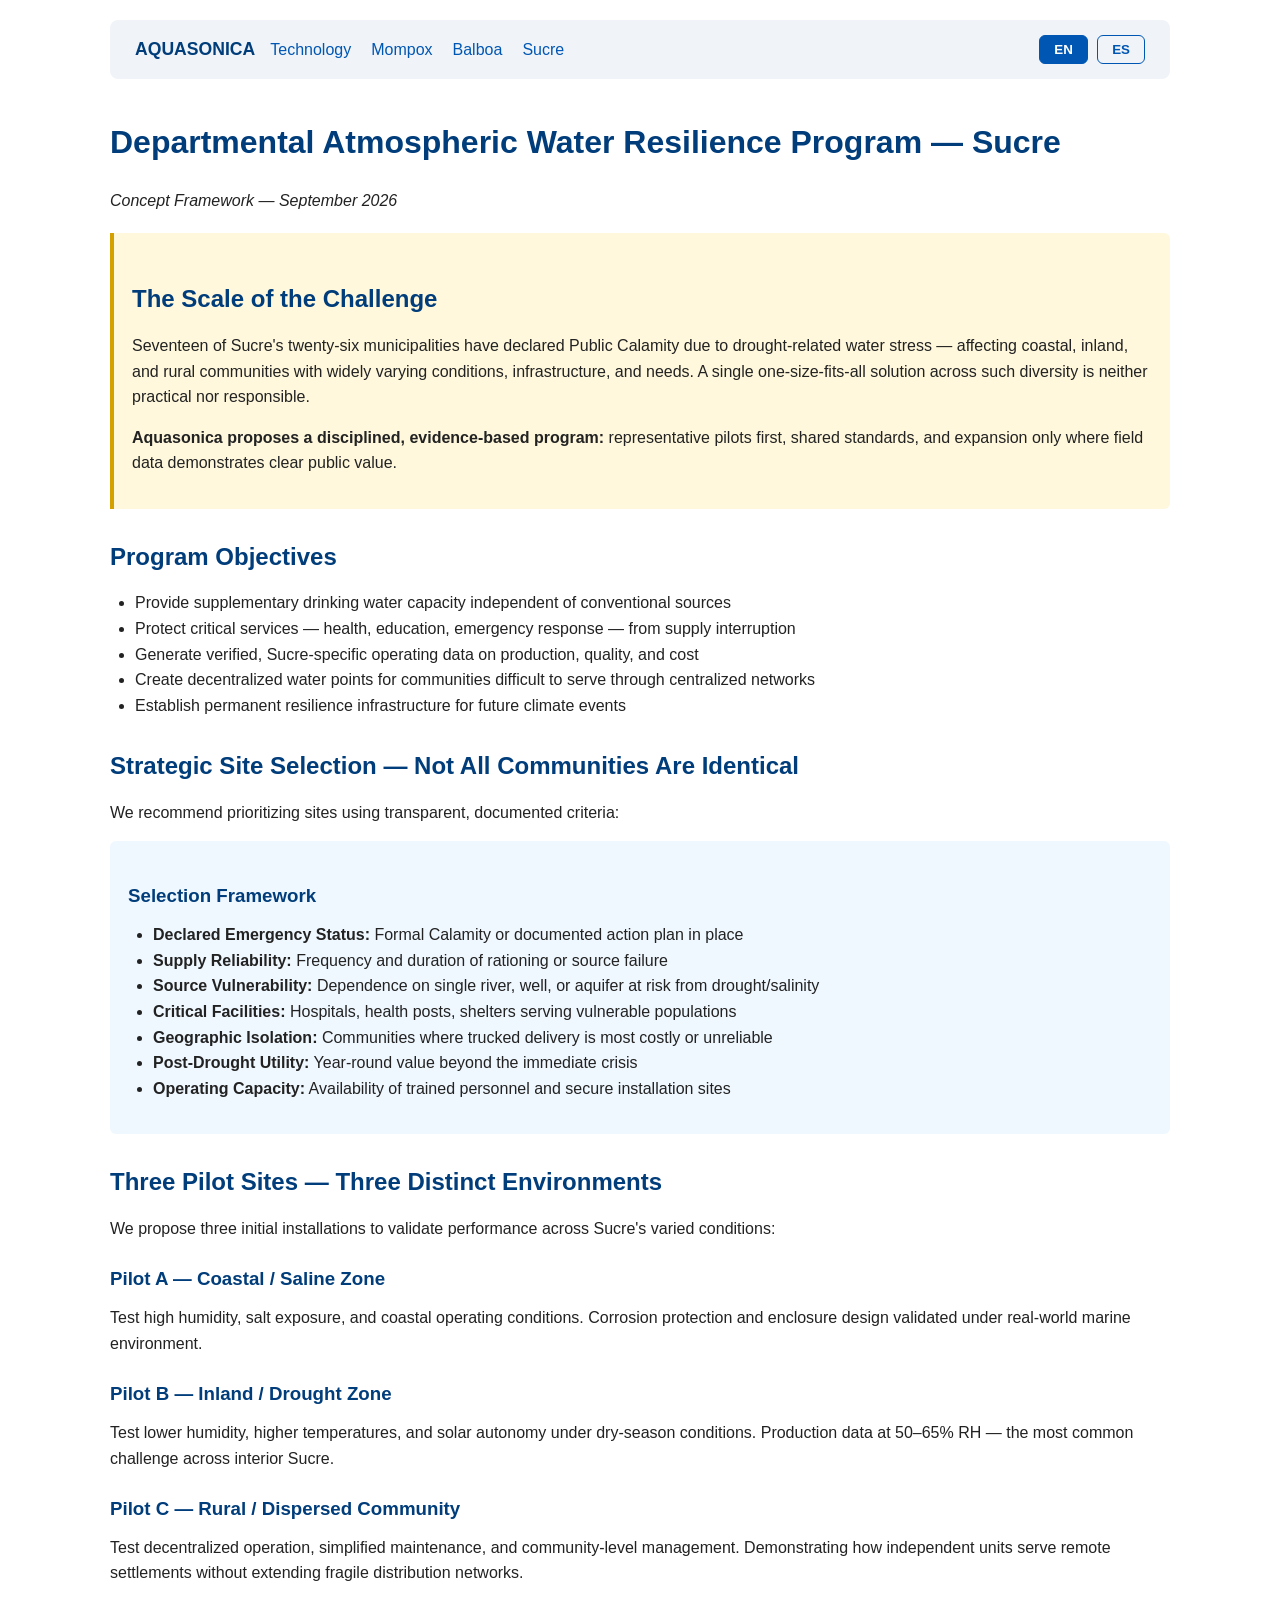
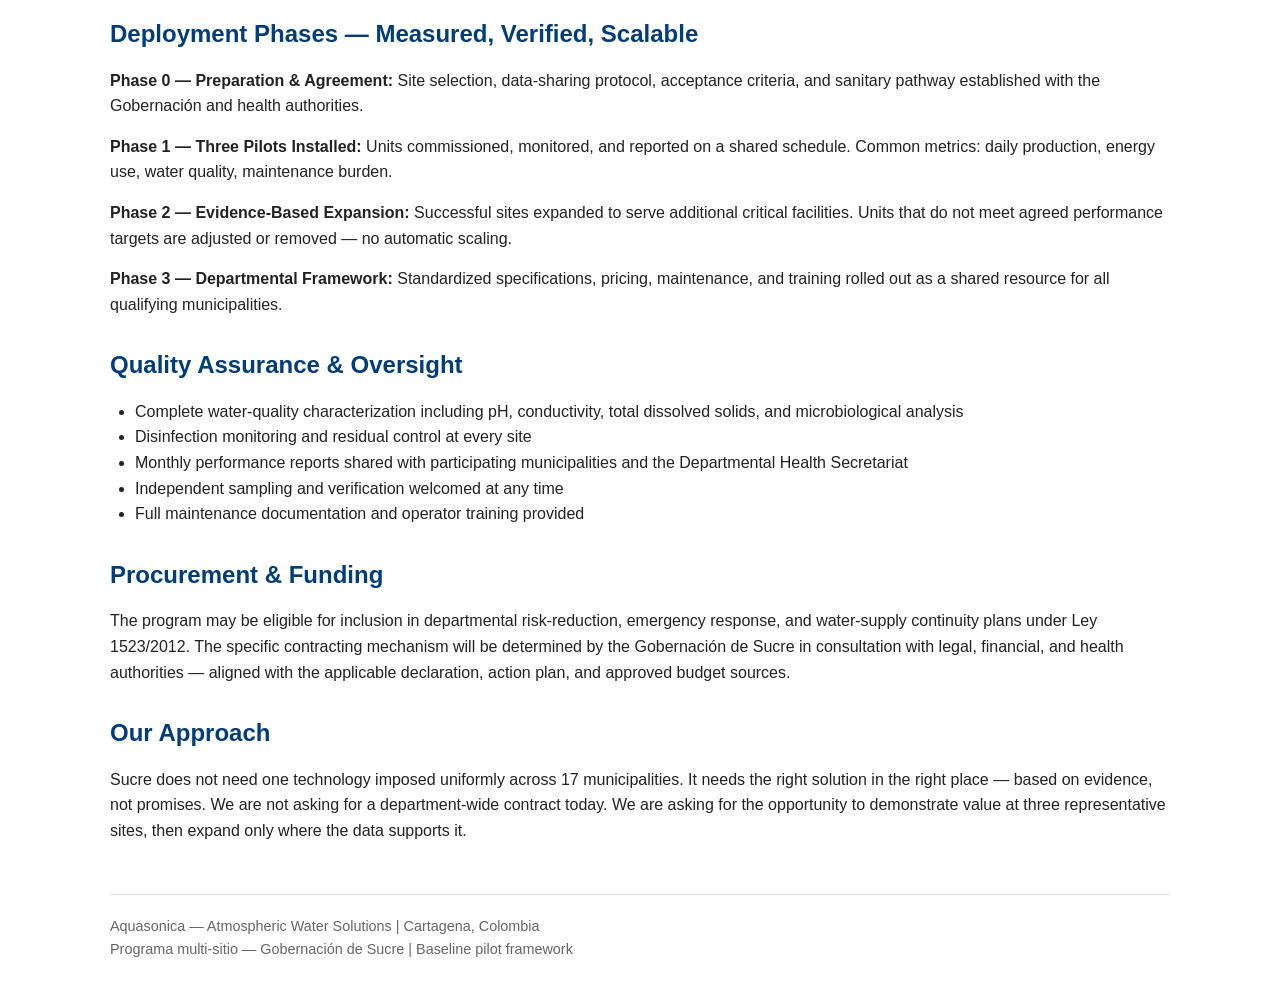
<file: Sucre.html>
<!DOCTYPE html>
<html lang="en">
<head>
    <meta charset="UTF-8">
    <meta name="viewport" content="width=device-width, initial-scale=1.0">
    <title>Sucre — Aquasonica</title>
    <style>
        :root { --blue: #0056b3; --dark: #003d7a; --light: #f0f4f8; --accent: #d4a000; }
        * { margin: 0; padding: 0; box-sizing: border-box; }
        body { font-family: Arial, sans-serif; line-height: 1.6; max-width: 1100px; margin: 0 auto; padding: 20px; color: #222; }
        nav { background: var(--light); padding: 15px 25px; margin-bottom: 30px; border-radius: 8px; display: flex; flex-wrap: wrap; align-items: center; gap: 15px; }
        .nav-links { display: flex; flex-wrap: wrap; gap: 20px; flex: 1; }
        nav a { text-decoration: none; color: var(--blue); font-weight: 500; }
        nav a:hover { text-decoration: underline; }
        .lang-switch { margin-left: auto; }
        .lang-btn { padding: 6px 14px; border: 1px solid var(--blue); background: transparent; color: var(--blue); border-radius: 6px; cursor: pointer; font-weight: bold; margin-left: 5px; }
        .lang-btn.active { background: var(--blue); color: white; }
        .lang-content { display: none; }
        .lang-content.active { display: block; }
        h1, h2, h3 { color: var(--dark); margin: 1.2em 0 0.6em; }
        .highlight { background: #fff8dc; border-left: 4px solid var(--accent); padding: 18px; margin: 20px 0; border-radius: 0 6px 6px 0; }
        .criteria-box { background: #f0f8ff; padding: 18px; margin: 15px 0; border-radius: 6px; }
        footer { margin-top: 50px; padding-top: 20px; border-top: 1px solid #ddd; font-size: 0.9em; color: #666; }
        ul, ol { margin-left: 25px; margin-bottom: 15px; }
        p { margin-bottom: 15px; }
    </style>
</head>
<body>

<nav>
    <strong style="font-size: 1.1em; color: var(--dark);">AQUASONICA</strong>
    <div class="nav-links">
        <a href="index.html" class="nav-en">Technology</a>
        <a href="mompox.html" class="nav-en">Mompox</a>
        <a href="balboa.html" class="nav-en">Balboa</a>
        <a href="sucre.html" class="nav-en">Sucre</a>
        <a href="index.html" class="nav-es" style="display:none;">Tecnología</a>
        <a href="mompox.html" class="nav-es" style="display:none;">Mompox</a>
        <a href="balboa.html" class="nav-es" style="display:none;">Balboa</a>
        <a href="sucre.html" class="nav-es" style="display:none;">Sucre</a>
    </div>
    <div class="lang-switch">
        <button class="lang-btn active" data-lang="en">EN</button>
        <button class="lang-btn" data-lang="es">ES</button>
    </div>
</nav>

<div class="lang-content active" id="en">
<h1>Departmental Atmospheric Water Resilience Program — Sucre</h1>
<p><em>Concept Framework — September 2026</em></p>

<div class="highlight">
<h2>The Scale of the Challenge</h2>
<p>Seventeen of Sucre's twenty-six municipalities have declared Public Calamity due to drought-related water stress — affecting coastal, inland, and rural communities with widely varying conditions, infrastructure, and needs. A single one-size-fits-all solution across such diversity is neither practical nor responsible.</p>
<p><strong>Aquasonica proposes a disciplined, evidence-based program:</strong> representative pilots first, shared standards, and expansion only where field data demonstrates clear public value.</p>
</div>

<h2>Program Objectives</h2>
<ul>
    <li>Provide supplementary drinking water capacity independent of conventional sources</li>
    <li>Protect critical services — health, education, emergency response — from supply interruption</li>
    <li>Generate verified, Sucre-specific operating data on production, quality, and cost</li>
    <li>Create decentralized water points for communities difficult to serve through centralized networks</li>
    <li>Establish permanent resilience infrastructure for future climate events</li>
</ul>

<h2>Strategic Site Selection — Not All Communities Are Identical</h2>
<p>We recommend prioritizing sites using transparent, documented criteria:</p>

<div class="criteria-box">
<h3>Selection Framework</h3>
<ul>
    <li><strong>Declared Emergency Status:</strong> Formal Calamity or documented action plan in place</li>
    <li><strong>Supply Reliability:</strong> Frequency and duration of rationing or source failure</li>
    <li><strong>Source Vulnerability:</strong> Dependence on single river, well, or aquifer at risk from drought/salinity</li>
    <li><strong>Critical Facilities:</strong> Hospitals, health posts, shelters serving vulnerable populations</li>
    <li><strong>Geographic Isolation:</strong> Communities where trucked delivery is most costly or unreliable</li>
    <li><strong>Post-Drought Utility:</strong> Year-round value beyond the immediate crisis</li>
    <li><strong>Operating Capacity:</strong> Availability of trained personnel and secure installation sites</li>
</ul>
</div>

<h2>Three Pilot Sites — Three Distinct Environments</h2>
<p>We propose three initial installations to validate performance across Sucre's varied conditions:</p>

<h3>Pilot A — Coastal / Saline Zone</h3>
<p>Test high humidity, salt exposure, and coastal operating conditions. Corrosion protection and enclosure design validated under real-world marine environment.</p>

<h3>Pilot B — Inland / Drought Zone</h3>
<p>Test lower humidity, higher temperatures, and solar autonomy under dry-season conditions. Production data at 50–65% RH — the most common challenge across interior Sucre.</p>

<h3>Pilot C — Rural / Dispersed Community</h3>
<p>Test decentralized operation, simplified maintenance, and community-level management. Demonstrating how independent units serve remote settlements without extending fragile distribution networks.</p>

<h2>Deployment Phases — Measured, Verified, Scalable</h2>

<p><strong>Phase 0 — Preparation & Agreement:</strong> Site selection, data-sharing protocol, acceptance criteria, and sanitary pathway established with the Gobernación and health authorities.</p>

<p><strong>Phase 1 — Three Pilots Installed:</strong> Units commissioned, monitored, and reported on a shared schedule. Common metrics: daily production, energy use, water quality, maintenance burden.</p>

<p><strong>Phase 2 — Evidence-Based Expansion:</strong> Successful sites expanded to serve additional critical facilities. Units that do not meet agreed performance targets are adjusted or removed — no automatic scaling.</p>

<p><strong>Phase 3 — Departmental Framework:</strong> Standardized specifications, pricing, maintenance, and training rolled out as a shared resource for all qualifying municipalities.</p>

<h2>Quality Assurance & Oversight</h2>
<ul>
    <li>Complete water-quality characterization including pH, conductivity, total dissolved solids, and microbiological analysis</li>
    <li>Disinfection monitoring and residual control at every site</li>
    <li>Monthly performance reports shared with participating municipalities and the Departmental Health Secretariat</li>
    <li>Independent sampling and verification welcomed at any time</li>
    <li>Full maintenance documentation and operator training provided</li>
</ul>

<h2>Procurement & Funding</h2>
<p>The program may be eligible for inclusion in departmental risk-reduction, emergency response, and water-supply continuity plans under Ley 1523/2012. The specific contracting mechanism will be determined by the Gobernación de Sucre in consultation with legal, financial, and health authorities — aligned with the applicable declaration, action plan, and approved budget sources.</p>

<h2>Our Approach</h2>
<p>Sucre does not need one technology imposed uniformly across 17 municipalities. It needs the right solution in the right place — based on evidence, not promises. We are not asking for a department-wide contract today. We are asking for the opportunity to demonstrate value at three representative sites, then expand only where the data supports it.</p>
</div>

<div class="lang-content" id="es">
<h1>Programa Departamental de Resiliencia Hídrica Atmosférica — Sucre</h1>
<p><strong>Marco Conceptual — Septiembre 2026</strong></p>

<div class="highlight">
<h2>La Dimensión del Desafío</h2>
<p>Diecisiete de los veintiséis municipios de Sucre han declarado Calamidad Pública por estrés hídrico — afectando zonas costeras, del interior y rurales con condiciones, infraestructura y necesidades muy distintas. Una solución única para todos no es práctica ni responsable.</p>
<p><strong>Aquasonica propone un programa riguroso basado en evidencia:</strong> pilotos representativos primero, normas compartidas y expansión solo donde los datos demuestren valor público.</p>
</div>

<h2>Objetivos del Programa</h2>
<ul>
    <li>Proporcionar suministro complementario independiente de fuentes convencionales</li>
    <li>Proteger servicios esenciales — salud, educación, respuesta a emergencias — de interrupciones</li>
    <li>Generar datos verificados de producción, calidad y coste en condiciones reales de Sucre</li>
    <li>Crear puntos descentralizados en comunidades difíciles de cubrir por redes centralizadas</li>
    <li>Establecer infraestructura de resiliencia permanente ante futuros eventos climáticos</li>
</ul>

<h2>Selección de Sitios — No Todas las Comunidades Son Iguales</h2>
<p>Recomendamos priorizar según criterios transparentes y documentados:</p>

<div class="criteria-box">
<h3>Marco de Selección</h3>
<ul>
    <li><strong>Estado de Emergencia:</strong> Calamidad declarada o plan de acción vigente</li>
    <li><strong>Fiabilidad del Suministro:</strong> Frecuencia y duración del racionamiento o fallo de fuente</li>
    <li><strong>Vulnerabilidad de Fuente:</strong> Dependencia de un solo río, pozo o acuífero amenazado por sequía/salinización</li>
    <li><strong>Instalaciones Críticas:</strong> Hospitales, puestos de salud, albergues</li>
    <li><strong>Aislamiento Geográfico:</strong> Comunidades donde el suministro en camión es más costoso o incierto</li>
    <li><strong>Valor Post-Sequía:</strong> Utilidad durante todo el año, no solo en crisis</li>
    <li><strong>Capacidad Operativa:</strong> Personal capacitado y seguridad en el emplazamiento</li>
</ul>
</div>

<h2>Tres Sitios Piloto — Tres Entornos Distintos</h2>
<p>Proponemos tres instalaciones iniciales para validar el rendimiento en la diversidad de Sucre:</p>

<h3>Piloto A — Zona Costera / Salina</h3>
<p>Prueba de alta humedad, exposición a sal y condiciones marinas. Protección contra corrosión y diseño de cerramiento validados en entorno real costero.</p>

<h3>Piloto B — Zona Interior / Sequía</h3>
<p>Prueba de menor humedad, temperaturas más altas y autonomía solar en temporada seca. Datos de producción al 50–65% HR — el reto más común en el interior de Sucre.</p>

<h3>Piloto C — Comunidad Rural / Dispersa</h3>
<p>Operación descentralizada, mantenimiento simplificado y gestión comunitaria. Demostración de cómo unidades independientes atienden poblaciones remotas sin extender redes frágiles.</p>

<h2>Fases de Despliegue — Medido, Verificado, Escalable</h2>

<p><strong>Fase 0 — Preparación y Acuerdo:</strong> Selección de sitios, protocolo de medición, criterios de aceptación y ruta sanitaria acordados con la Gobernación y autoridades de salud.</p>

<p><strong>Fase 1 — Tres Pilotos Instalados:</strong> Puesta en marcha, monitoreo e informes con métricas comunes: producción diaria, consumo energético, calidad del agua, carga de mantenimiento.</p>

<p><strong>Fase 2 — Expansión Basada en Resultados:</strong> Escalar donde se cumplan los objetivos. Ajustar o retirar donde no se alcancen — sin escalamiento automático.</p>

<p><strong>Fase 3 — Marco Departamental:</strong> Especificaciones estandarizadas, precios, mantenimiento y capacitación compartidos para todos los municipios elegibles.</p>

<h2>Garantía de Calidad y Supervisión</h2>
<ul>
    <li>Caracterización completa: pH, conductividad, sólidos disueltos, análisis microbiológico</li>
    <li>Monitoreo de desinfección y residual en cada sitio</li>
    <li>Informes mensuales compartidos con municipios y Secretaría Departamental de Salud</li>
    <li>Muestreo independiente y verificación en cualquier momento</li>
    <li>Documentación completa y capacitación de operadores locales</li>
</ul>

<h2>Contratación y Financiación</h2>
<p>El programa puede acceder a planes de reducción de riesgo, respuesta y continuidad del suministro bajo la Ley 1523/2012. El mecanismo de contratación concreto será determinado por la Gobernación de Sucre con las áreas jurídica, financiera y de salud — según declaración, plan de acción y fuente de presupuesto aplicables.</p>

<h2>Nuestra Postura</h2>
<p>Sucre no necesita una tecnología impuesta uniformemente en 17 municipios. Necesita la solución adecuada en el lugar adecuado — basada en hechos, no en promesas. No solicitamos contrato departamental hoy. Solicitamos la oportunidad de demostrar valor en tres sitios representativos y escalar solo donde los datos lo respalden.</p>
</div>

<footer>
    <p>Aquasonica — Atmospheric Water Solutions | Cartagena, Colombia<br>
    <span class="lang-content active" id="en">Programa multi-sitio — Gobernación de Sucre | Baseline pilot framework</span>
    <span class="lang-content" id="es">Programa multi-sitio — Gobernación de Sucre | Marco piloto de referencia</span>
    </p>
</footer>

<script>
const langButtons = document.querySelectorAll('.lang-btn');
const enContent = document.getElementById('en');
const esContent = document.getElementById('es');
const navEn = document.querySelectorAll('.nav-en');
const navEs = document.querySelectorAll('.nav-es');

function switchLanguage(lang) {
    if (lang === 'en') {
        enContent.classList.add('active');
        esContent.classList.remove('active');
        navEn.forEach(el => el.style.display = 'inline');
        navEs.forEach(el => el.style.display = 'none');
        langButtons[0].classList.add('active');
        langButtons[1].classList.remove('active');
        document.documentElement.lang = 'en';
    } else {
        esContent.classList.add('active');
        enContent.classList.remove('active');
        navEs.forEach(el => el.style.display = 'inline');
        navEn.forEach(el => el.style.display = 'none');
        langButtons[1].classList.add('active');
        langButtons[0].classList.remove('active');
        document.documentElement.lang = 'es';
    }
}

langButtons[0].addEventListener('click', () => switchLanguage('en'));
langButtons[1].addEventListener('click', () => switchLanguage('es'));
</script>

</body>
</html>
</file>
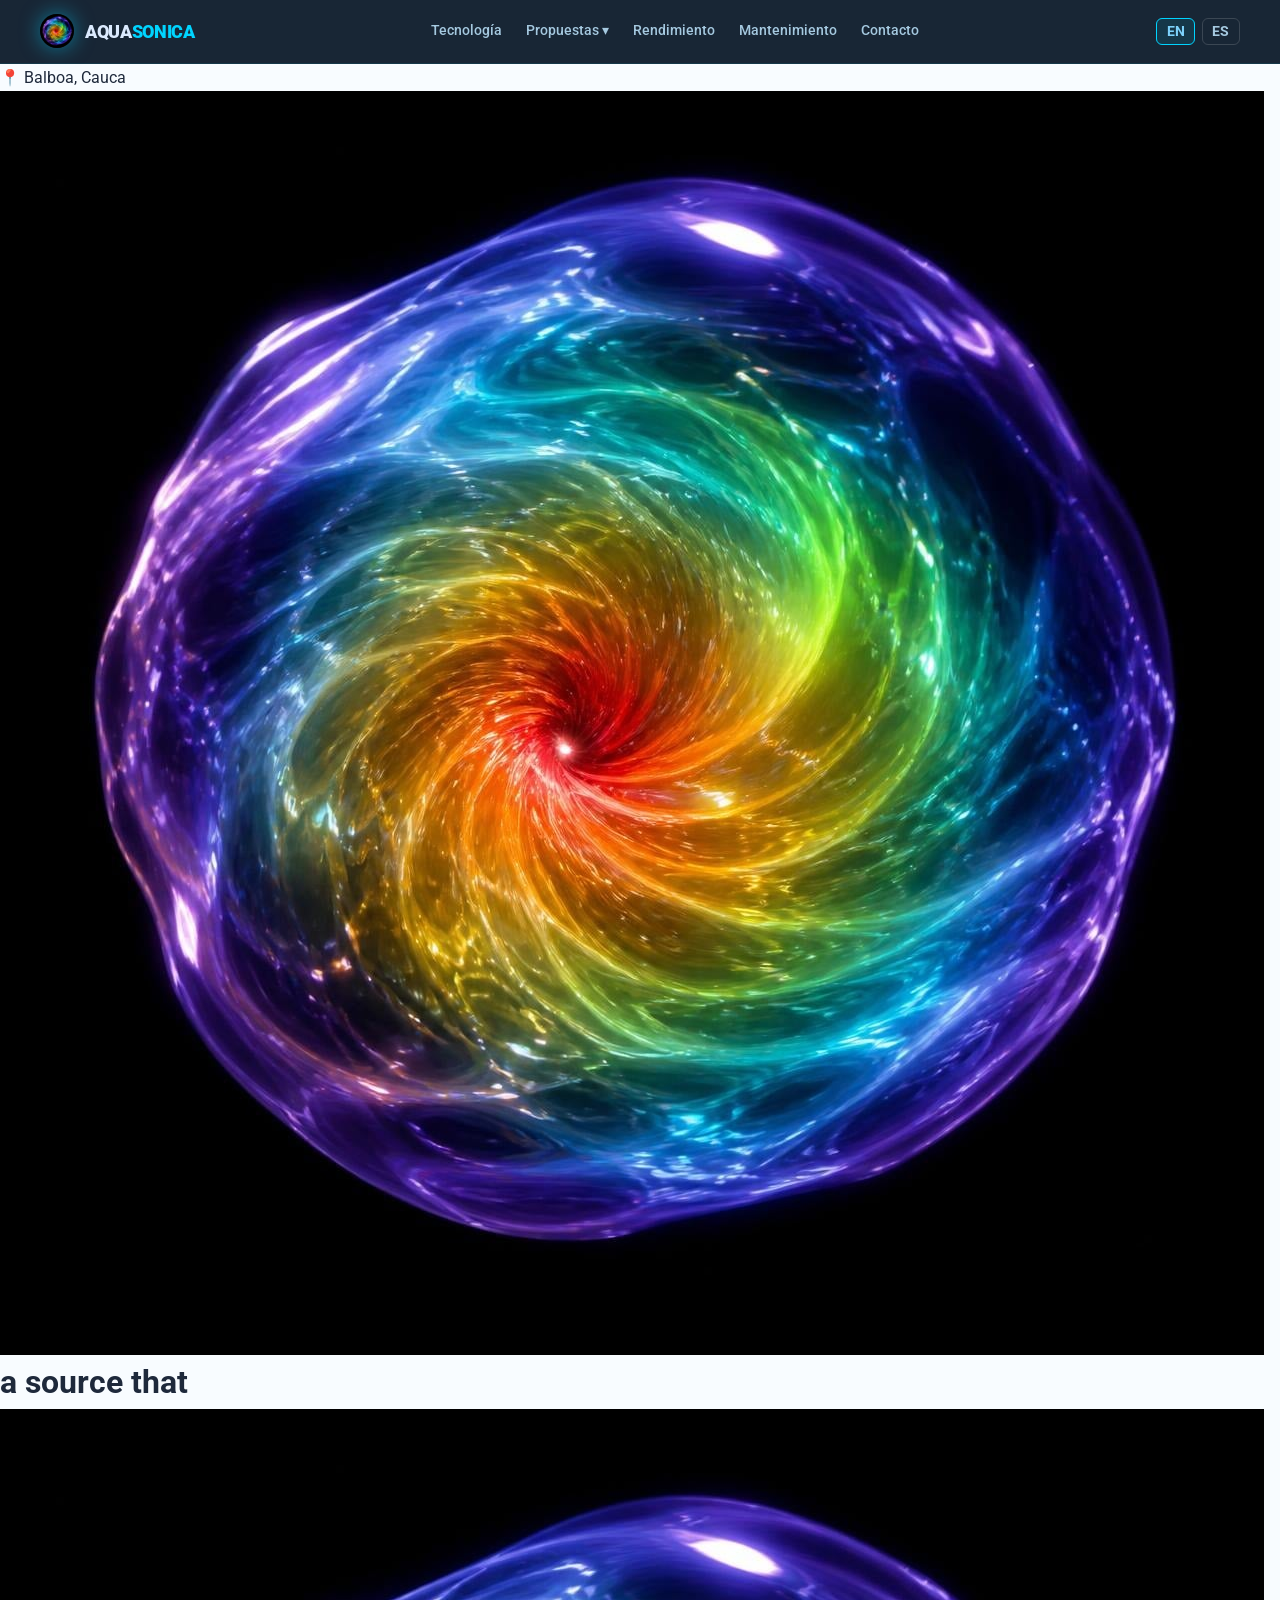
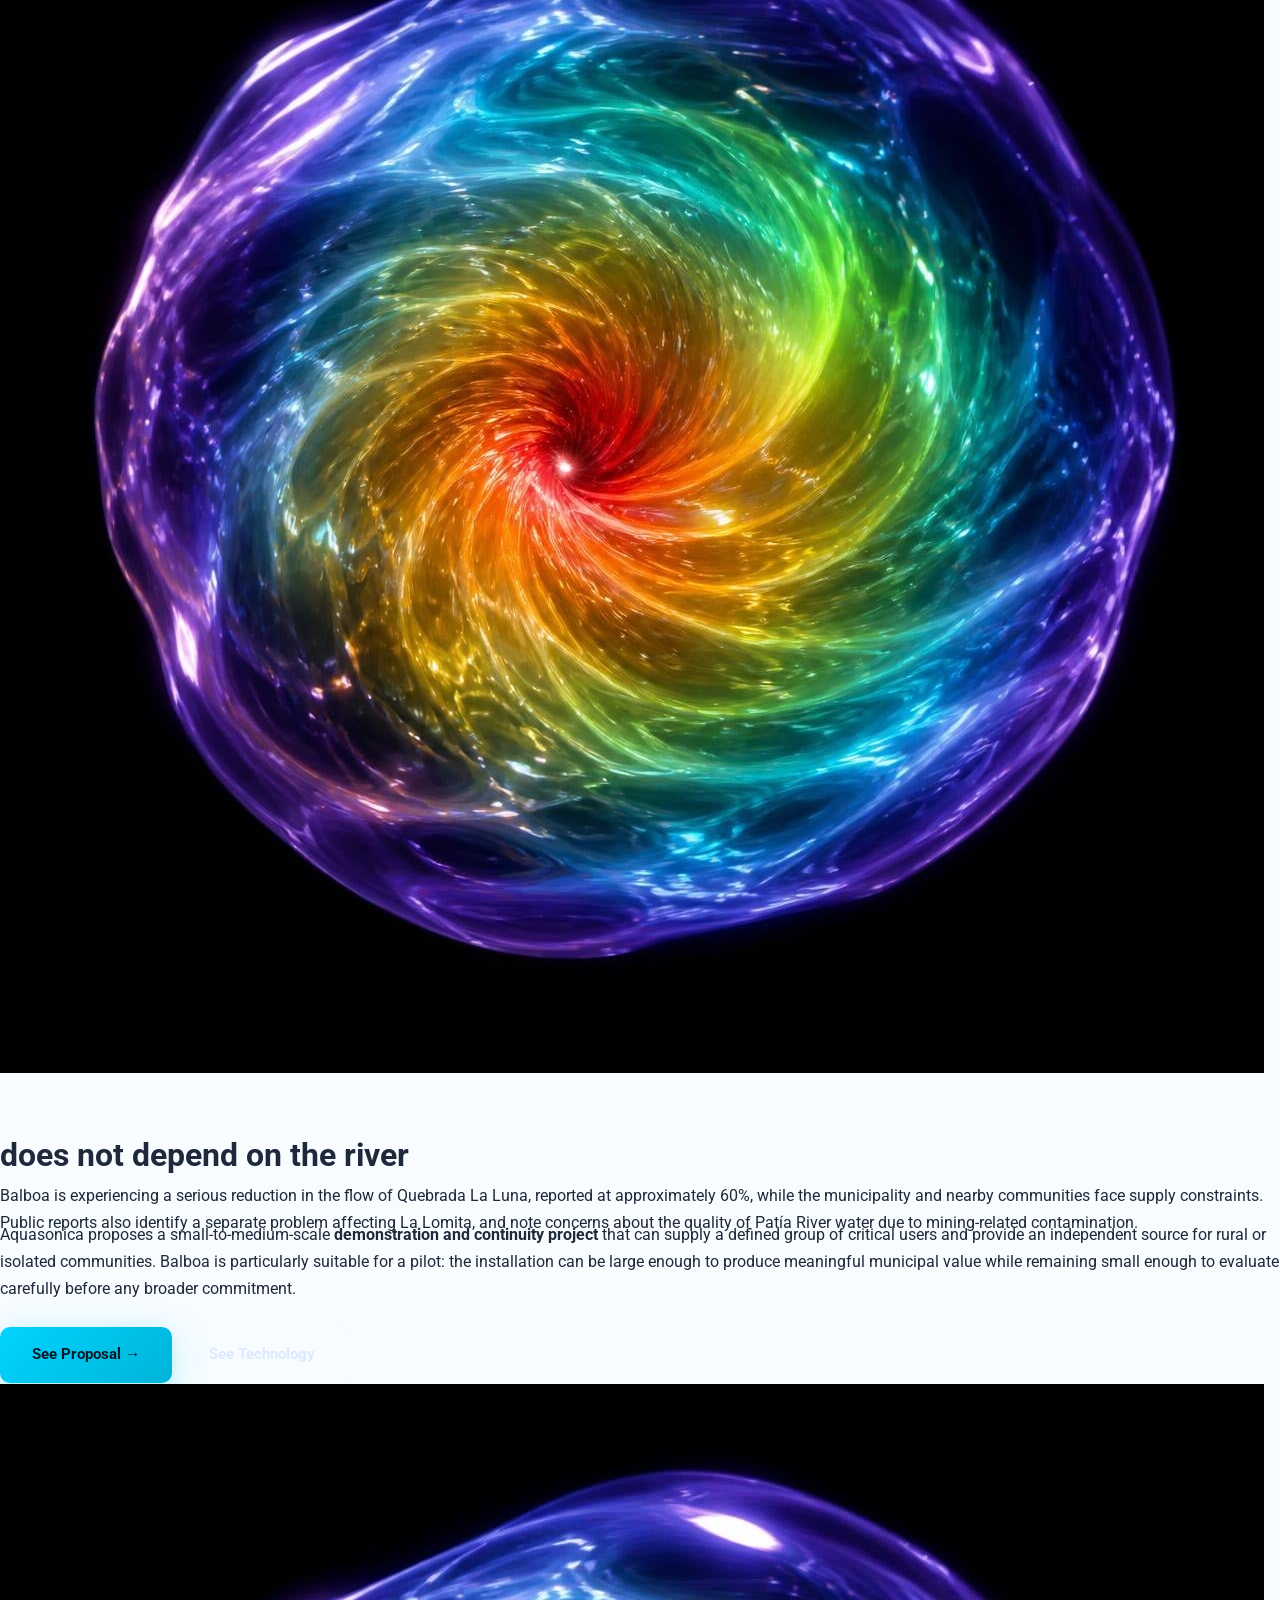
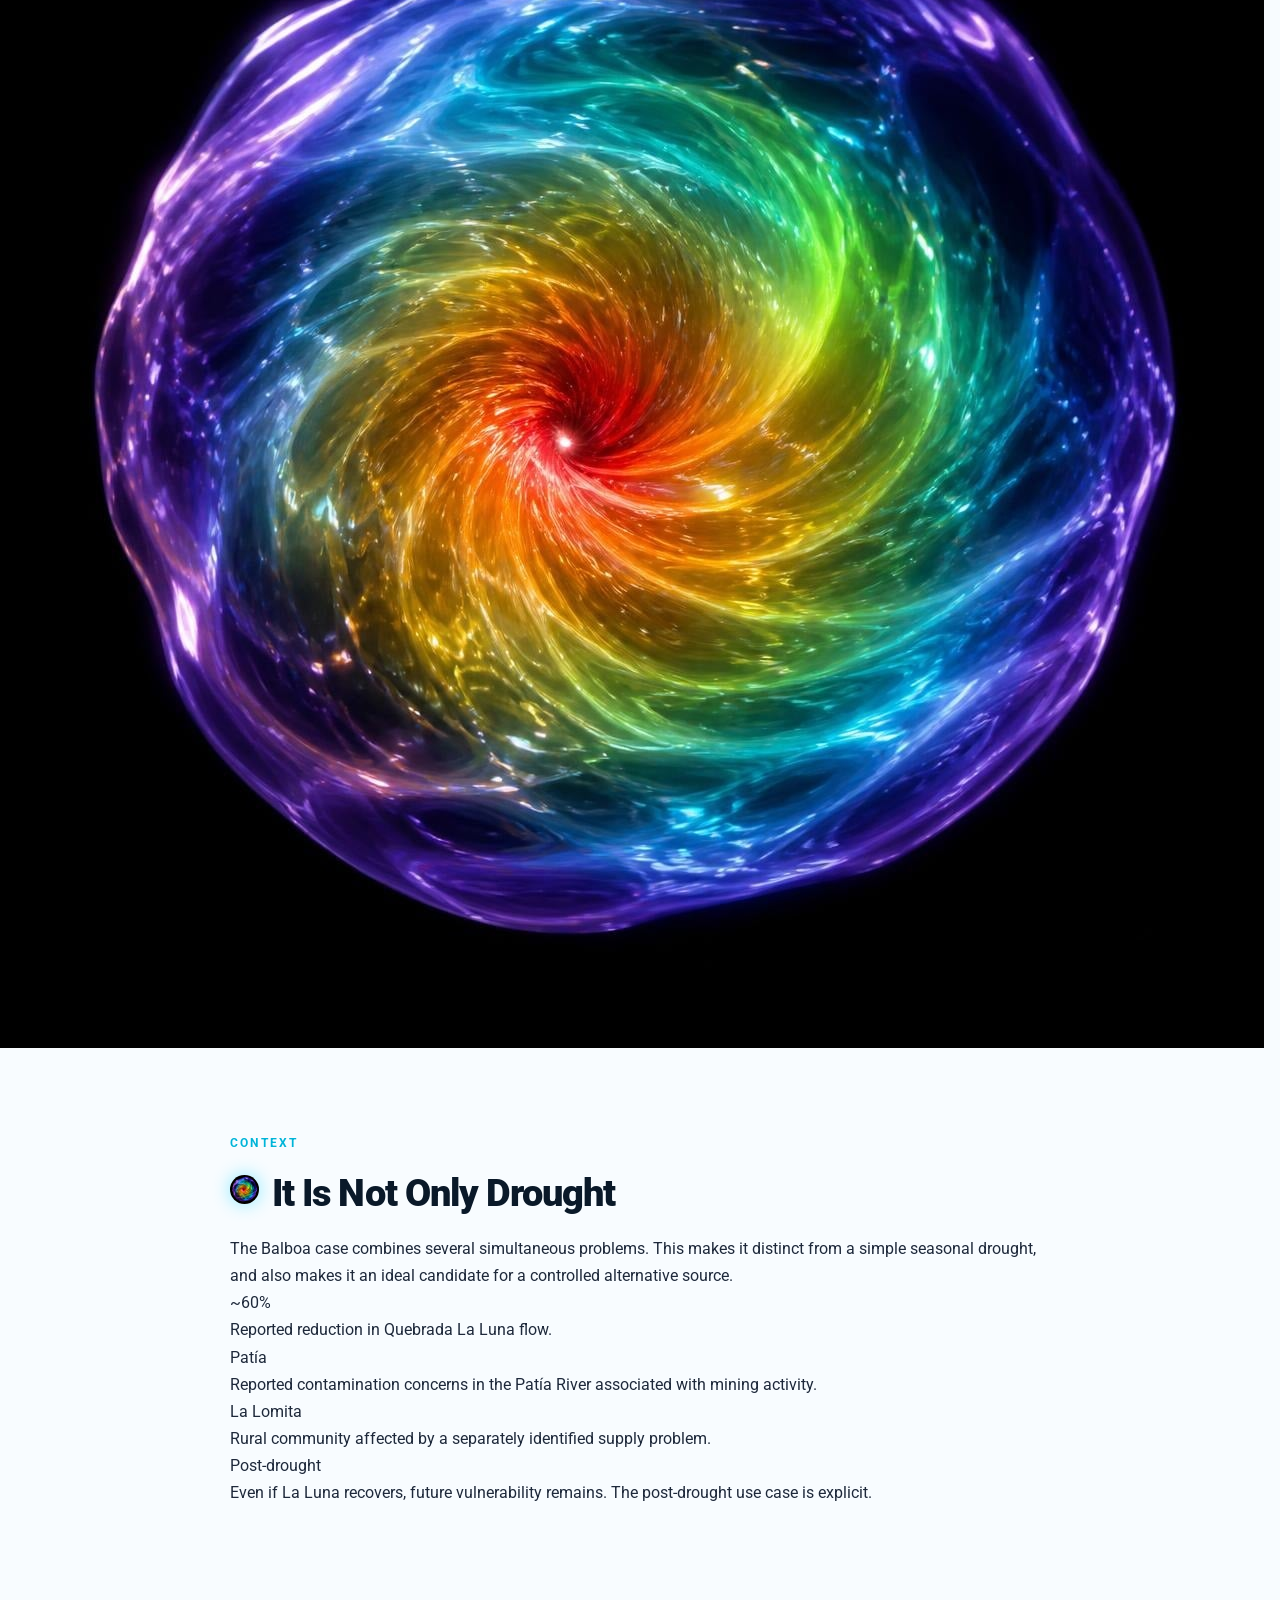
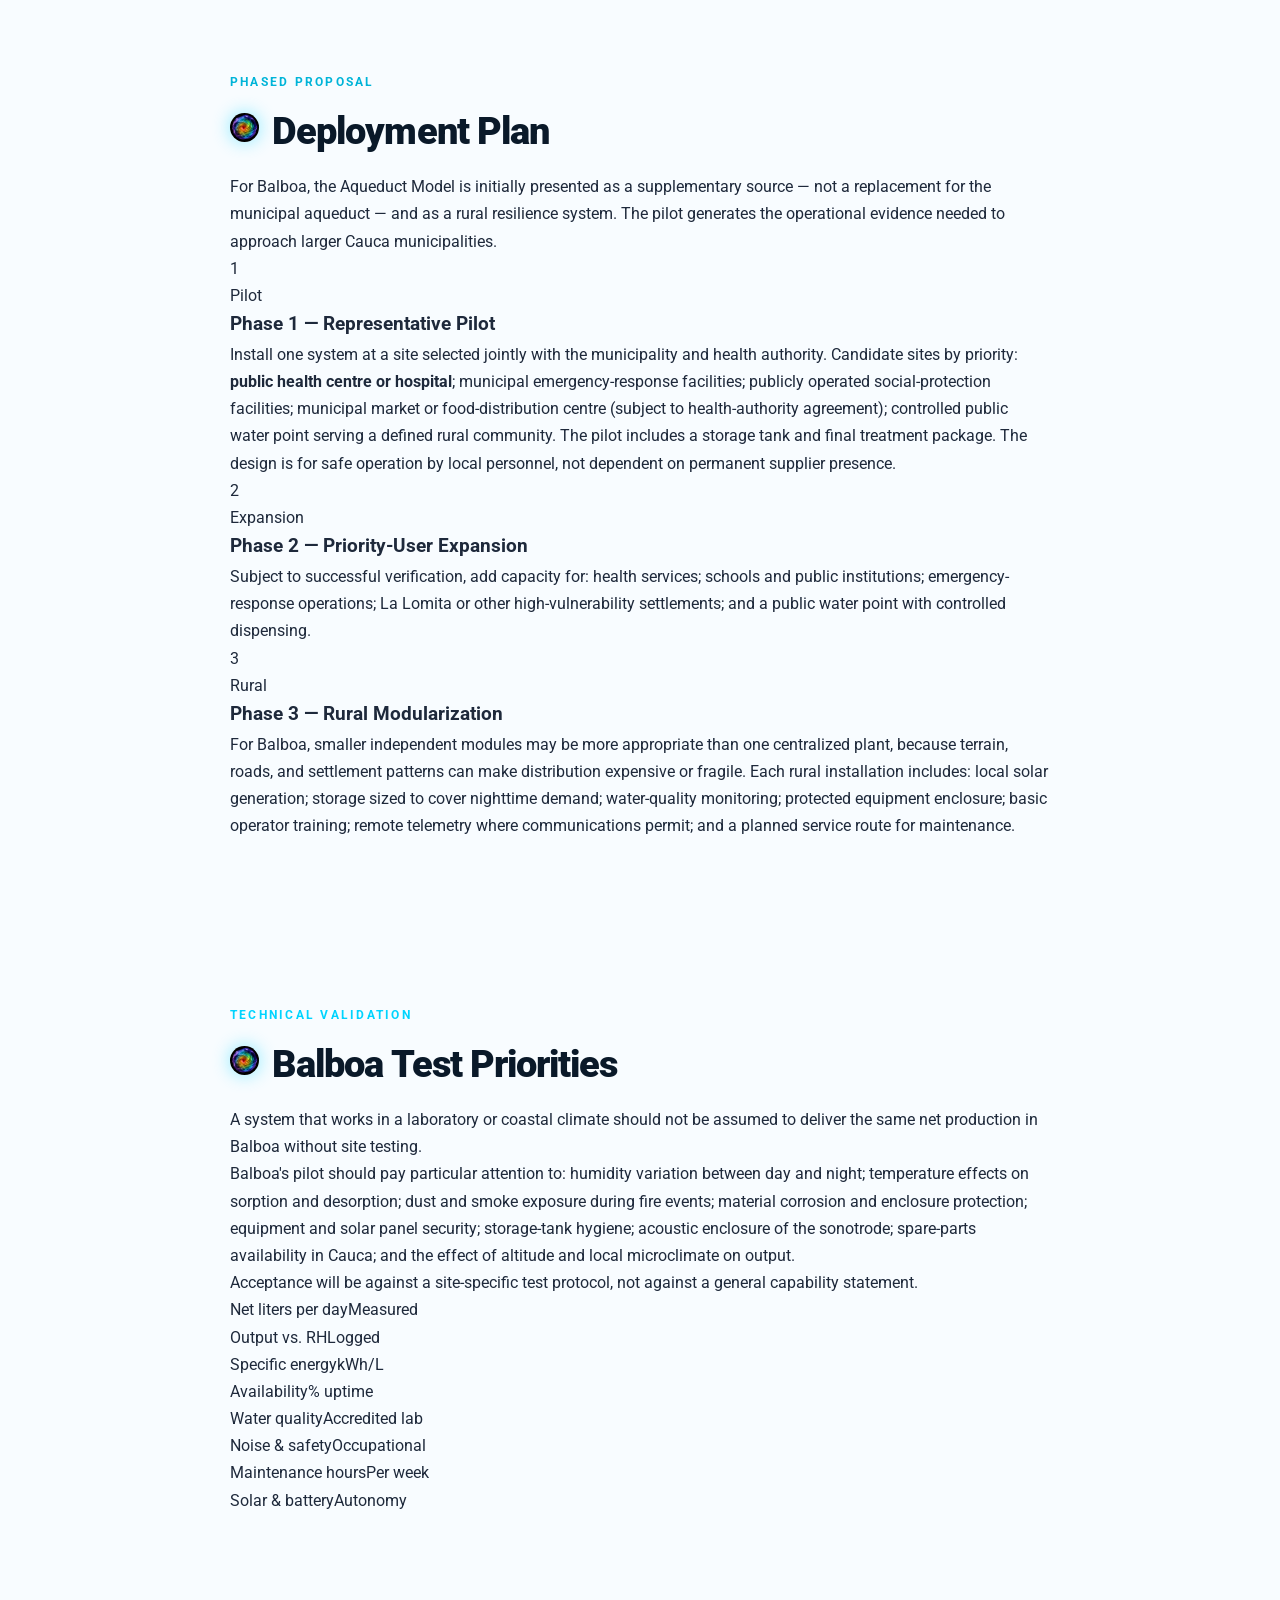
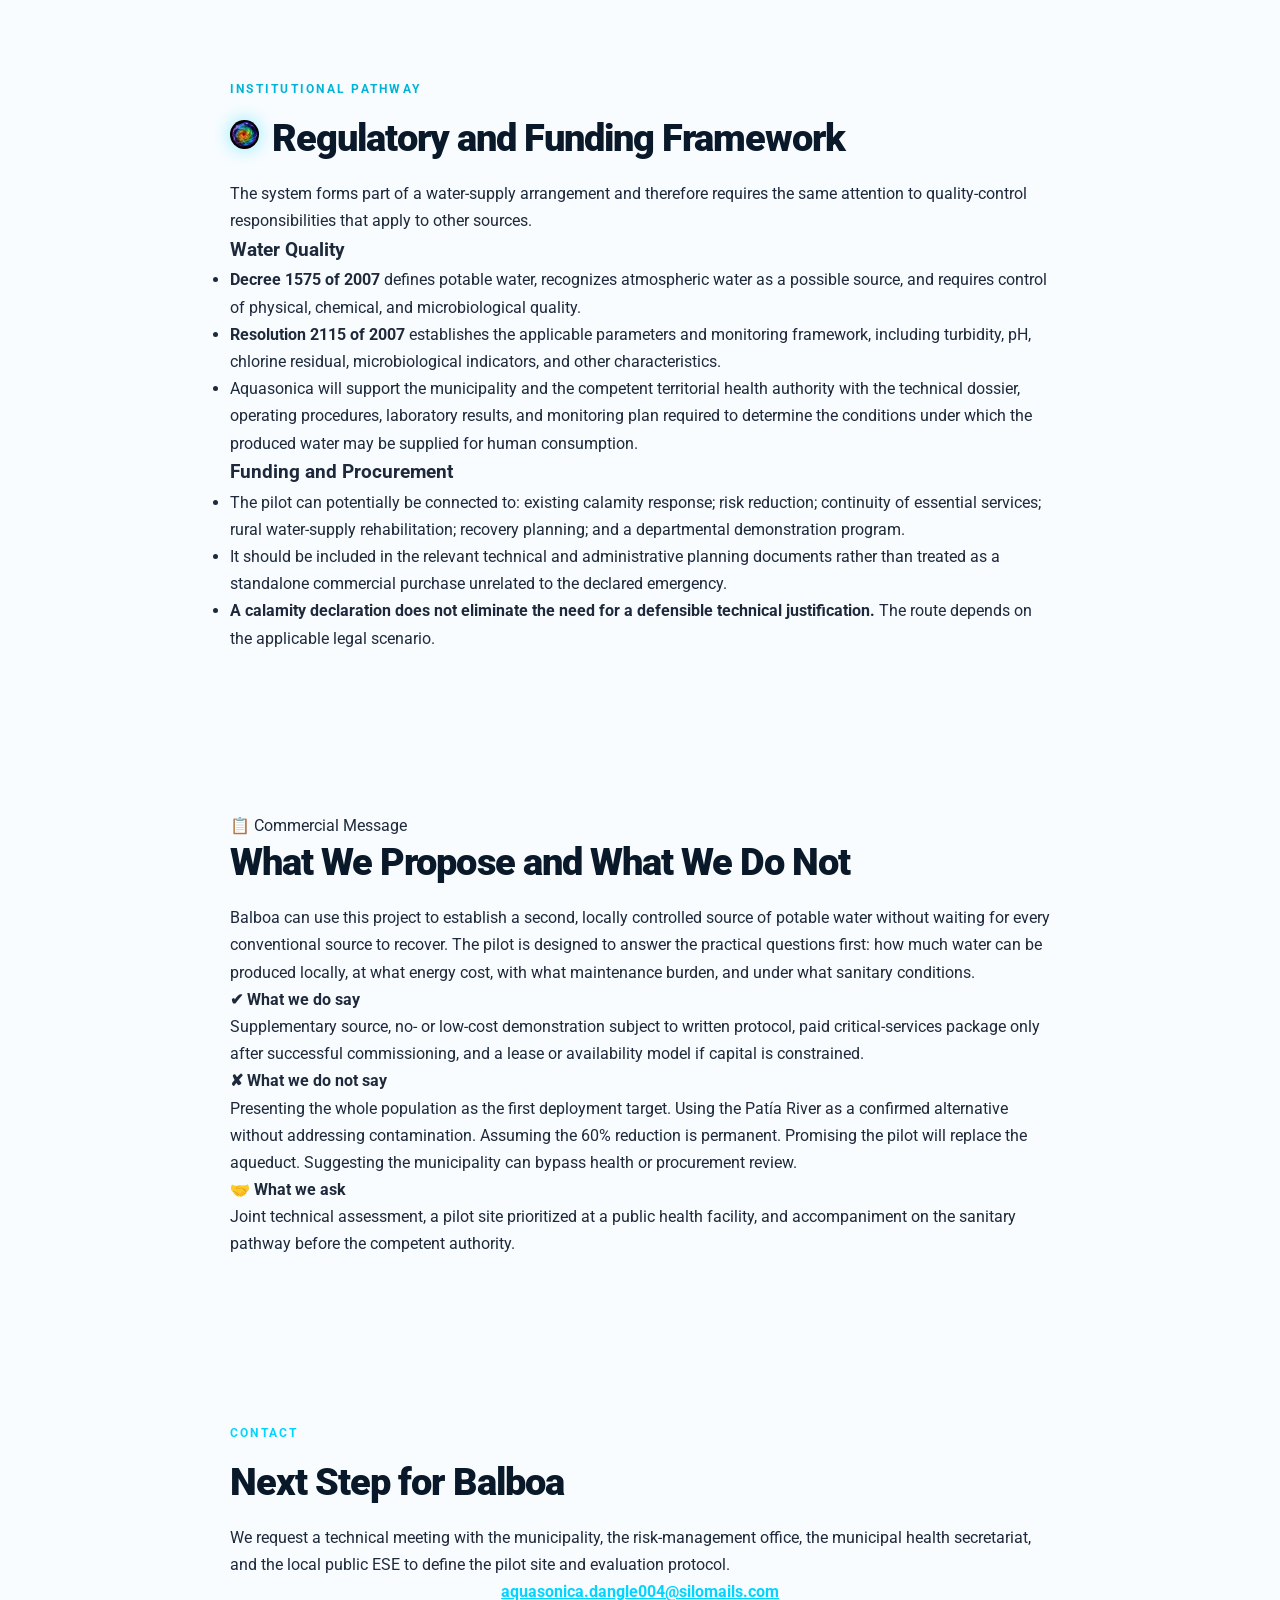
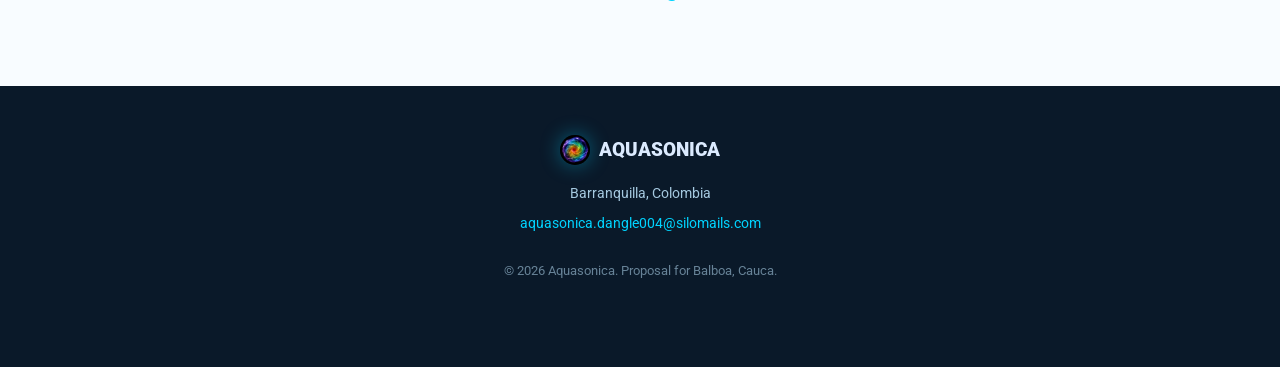
<file: docs/balboa.html>
<!DOCTYPE html>
<html lang="es">
<head>
<meta charset="UTF-8">
<meta name="viewport" content="width=device-width, initial-scale=1.0">
<meta name="color-scheme" content="light">
<title>Aquasonica para Balboa, Cauca — Independencia de Fuente</title>
<meta name="description" content="Propuesta de demostración controlada para Balboa. Independencia de fuente donde los ríos están comprometidos. Piloto monitoreado con pago por desempeño verificado.">
<link rel="icon" type="image/jpeg" href="vortex_spectrum.jpg">
<link rel="preconnect" href="https://fonts.googleapis.com">
<link rel="preconnect" href="https://fonts.gstatic.com" crossorigin>
<link href="https://fonts.googleapis.com/css2?family=Roboto:wght@300;400;500;700;900&display=swap" rel="stylesheet">
<link rel="stylesheet" href="style.css">
</head>
<body>

<nav class="nav-bar">
  <div class="nav-inner">
    <a href="index.html" class="brand">
      <img src="vortex_spectrum.jpg" alt="Aquasonica" class="brand-icon">
      <span class="brand-name">AQUA<span>SONICA</span></span>
    </a>
    <div class="nav-links" id="navLinks">
      <a href="index.html">Tecnología</a>
      <div class="dropdown">
        <button class="dropbtn">Propuestas ▾</button>
        <div class="dropdown-content">
          <a href="mompox.html">Mompox, Bolívar</a>
          <a href="balboa.html">Balboa, Cauca</a>
          <a href="sucre.html">Sucre (Departamento)</a>
        </div>
      </div>
      <a href="index.html#performance">Rendimiento</a>
      <a href="index.html#maintenance">Mantenimiento</a>
      <a href="index.html#contact">Contacto</a>
    </div>
    <div style="display:flex;align-items:center;gap:1rem;">
      <div class="lang-switch">
        <button class="lang-btn" data-lang="en">EN</button>
        <button class="lang-btn active" data-lang="es">ES</button>
      </div>
      <button class="menu-toggle" id="menuToggle" aria-label="Menu">☰</button>
    </div>
  </div>
</nav>

<div class="lang-content active" data-lang="es">

<header class="hero" id="top">
  <div class="hero-inner">
    <div>
      <div class="hero-badge">📍 Balboa, Cauca</div>
      <h1><img src="vortex_spectrum.jpg" alt="" class="logo-sm">una fuente que<img src="vortex_spectrum.jpg" alt="" class="logo-sm"><br><span class="accent">no depende del río</span></h1>
      <p>Balboa enfrenta una reducción seria del caudal de la Quebrada La Luna, reportada en aproximadamente 60%, mientras el municipio y las comunidades cercanas sufren restricciones de suministro. Reportes públicos también identifican un problema separado que afecta a La Lomita, y señalan inquietudes sobre la calidad del agua del río Patía por contaminación asociada a minería.</p>
      <p style="font-size:1rem;margin-top:-1rem;">Aquasonica propone un <strong>proyecto de demostración y continuidad</strong> de escala pequeña a media que puede abastecer a un grupo definido de usuarios críticos y ofrecer una fuente independiente para comunidades rurales o aisladas. Balboa es especialmente apta para un piloto: la instalación puede ser lo bastante grande para producir valor municipal real y lo bastante pequeña para evaluarla cuidadosamente antes de cualquier compromiso mayor.</p>
      <div class="hero-cta" style="margin-top:1.5rem;">
        <a href="#proposal" class="btn btn-primary">Ver Propuesta →</a>
        <a href="index.html" class="btn btn-ghost">Ver Tecnología</a>
      </div>
    </div>
    <div class="hero-visual"><img src="vortex_spectrum.jpg" alt="Aquasonica para Balboa"></div>
  </div>
</header>

<section class="section crisis">
  <div class="section-inner">
    <div class="section-label">El Contexto</div>
    <h2 class="section-title"><img src="vortex_spectrum.jpg" alt="" class="title-icon">No Es Solo Sequía</h2>
    <p class="section-subtitle">El caso de Balboa combina varios problemas simultáneos. Esto lo hace distinto de una simple sequía estacional, y también lo hace un candidato ideal para una fuente alternativa controlada.</p>
    <div class="crisis-grid">
      <div class="crisis-stat"><div class="num">~60%</div><div class="label">Reducción reportada del caudal de la Quebrada La Luna.</div></div>
      <div class="crisis-stat"><div class="num">Patía</div><div class="label">Inquietudes reportadas de contaminación en el río Patía asociadas a actividad minera.</div></div>
      <div class="crisis-stat"><div class="num">La Lomita</div><div class="label">Comunidad rural afectada por un problema de suministro identificado por separado.</div></div>
      <div class="crisis-stat"><div class="num">Post-sequía</div><div class="label">Aun si La Luna se recupera, la vulnerabilidad futura permanece. El uso post-sequía es explícito.</div></div>
    </div>
  </div>
</section>

<section class="section" id="proposal">
  <div class="section-inner">
    <div class="section-label">Propuesta por Fases</div>
    <h2 class="section-title"><img src="vortex_spectrum.jpg" alt="" class="title-icon">Plan de Despliegue</h2>
    <p class="section-subtitle">Para Balboa, el Modelo Aqueduct se presenta inicialmente como fuente suplementaria — no como reemplazo del acueducto municipal — y como sistema de resiliencia rural. El piloto genera la evidencia operativa necesaria para abordar municipios más grandes del Cauca.</p>

    <div class="science-step"><div class="step-num">1</div><div class="step-content"><span class="tag">Piloto</span><h3>Fase 1 — Piloto Representativo</h3><p>Instalar un sistema en un sitio seleccionado conjuntamente con la Alcaldía y la autoridad de salud. Sitios candidatos por orden de prioridad: <strong>centro de salud u hospital público</strong>; instalaciones municipales de respuesta a emergencias; hogares de protección social operados públicamente; plaza de mercado o centro de distribución de alimentos (sujeto a acuerdo con la autoridad de salud); punto de agua público controlado que sirva a una comunidad rural definida. El piloto incluye tanque de almacenamiento y paquete de tratamiento final. El diseño es para operación segura por personal local, no dependiente de presencia permanente del proveedor.</p></div></div>

    <div class="science-step"><div class="step-num">2</div><div class="step-content"><span class="tag">Expansión</span><h3>Fase 2 — Ampliación a Usuarios Prioritarios</h3><p>Sujeto a verificación exitosa, se añade capacidad para: servicios de salud; escuelas e instituciones públicas; operaciones de respuesta a emergencias; La Lomita u otros asentamientos de alta vulnerabilidad; y un punto de agua público con dispensación controlada.</p></div></div>

    <div class="science-step"><div class="step-num">3</div><div class="step-content"><span class="tag">Rural</span><h3>Fase 3 — Modularización Rural</h3><p>Para Balboa, módulos independientes más pequeños pueden ser más apropiados que una planta centralizada, porque el terreno, las vías y los patrones de asentamiento pueden hacer la distribución costosa o frágil. Cada instalación rural incluye: generación solar local; almacenamiento dimensionado para demanda nocturna; monitoreo de calidad de agua; gabinete de equipo protegido; capacitación básica del operador; telemetría remota donde las comunicaciones lo permitan; y una ruta planificada de servicio para mantenimiento.</p></div></div>
  </div>
</section>

<section class="section purity">
  <div class="section-inner">
    <div class="section-label" style="color:var(--aqua);">Validación Técnica</div>
    <h2 class="section-title"><img src="vortex_spectrum.jpg" alt="" class="title-icon">Prioridades de Prueba en Balboa</h2>
    <p class="section-subtitle">Un sistema que funciona en laboratorio o clima costero no debe asumirse que entregará la misma producción neta en Balboa sin pruebas en sitio.</p>
    <div class="purity-grid">
      <div class="purity-text">
        <p>El piloto de Balboa debe prestar atención particular a: variación de humedad entre día y noche; efectos de temperatura sobre sorción y desorción; exposición a polvo y humo durante eventos de incendio; corrosión de materiales y protección del gabinete; seguridad del equipo y paneles solares; higiene del tanque de almacenamiento; cerramiento acústico del sonotrodo; disponibilidad de repuestos en el Cauca; y efecto de la altitud y el microclima local sobre la producción.</p>
        <p>La aceptación se hará contra un <span class="highlight">protocolo de prueba específico del sitio</span>, no contra una afirmación general de capacidad.</p>
      </div>
      <div class="purity-table">
        <div class="purity-row"><span class="pk">Litros netos por día</span><span class="pv">Medidos</span></div>
        <div class="purity-row"><span class="pk">Producción vs. HR</span><span class="pv">Registrada</span></div>
        <div class="purity-row"><span class="pk">Energía específica</span><span class="pv">kWh/L</span></div>
        <div class="purity-row"><span class="pk">Disponibilidad</span><span class="pv">% tiempo operativo</span></div>
        <div class="purity-row"><span class="pk">Calidad de agua</span><span class="pv">Laboratorio acreditado</span></div>
        <div class="purity-row"><span class="pk">Ruido y seguridad</span><span class="pv">Ocupacional</span></div>
        <div class="purity-row"><span class="pk">Horas de mantenimiento</span><span class="pv">Por semana</span></div>
        <div class="purity-row"><span class="pk">Solar y batería</span><span class="pv">Autonomía</span></div>
      </div>
    </div>
  </div>
</section>

<section class="section tech-specs">
  <div class="section-inner">
    <div class="section-label">Ruta Institucional</div>
    <h2 class="section-title"><img src="vortex_spectrum.jpg" alt="" class="title-icon">Marco Regulatorio y de Financiación</h2>
    <p class="section-subtitle">El sistema forma parte de un arreglo de suministro de agua y por tanto requiere la misma atención a las responsabilidades de control de calidad que aplican a otras fuentes.</p>
    <div class="spec-block">
      <h3>Calidad del Agua</h3>
      <ul>
        <li>El <strong>Decreto 1575 de 2007</strong> define agua potable, reconoce el agua atmosférica como fuente posible, y exige el control de la calidad física, química y microbiológica.</li>
        <li>La <strong>Resolución 2115 de 2007</strong> establece los parámetros aplicables y el marco de monitoreo, incluyendo turbiedad, pH, cloro residual, indicadores microbiológicos y otras características.</li>
        <li>Aquasonica apoyará a la Alcaldía y a la autoridad sanitaria territorial competente con el expediente técnico, procedimientos de operación, resultados de laboratorio y plan de monitoreo requeridos para determinar las condiciones bajo las cuales el agua producida puede suministrarse para consumo humano.</li>
      </ul>
    </div>
    <div class="spec-block">
      <h3>Financiación y Contratación</h3>
      <ul>
        <li>El piloto puede vincularse potencialmente a: respuesta a calamidad existente; reducción del riesgo; continuidad de servicios esenciales; rehabilitación de suministro rural; planificación de recuperación; y programa de demostración departamental.</li>
        <li>Debe incluirse en los documentos técnicos y administrativos de planificación relevantes, no tratarse como una compra comercial independiente sin relación con la emergencia declarada.</li>
        <li><strong>Una declaratoria de calamidad no elimina la necesidad de justificación técnica defendible.</strong> La ruta depende del escenario legal aplicable.</li>
      </ul>
    </div>
  </div>
</section>

<section class="section coming-next">
  <div class="section-inner">
    <div class="coming-badge">📋 Mensaje Comercial</div>
    <h2 class="section-title">Lo Que Proponemos y Lo Que No</h2>
    <p>Balboa puede usar este proyecto para establecer una segunda fuente de agua potable, controlada localmente, sin esperar a que todas las fuentes convencionales se recuperen. El piloto está diseñado para responder primero las preguntas prácticas: cuánta agua puede producirse localmente, a qué costo energético, con qué carga de mantenimiento y bajo qué condiciones sanitarias.</p>
    <div class="coming-features">
      <div class="coming-feature"><h4>✔ Lo que sí decimos</h4><p>Fuente suplementaria, demostración de bajo o nulo costo sujeta a protocolo escrito, paquete de servicios críticos pagado solo tras puesta en marcha exitosa, y modelo de arriendo o disponibilidad si el capital es limitado.</p></div>
      <div class="coming-feature"><h4>✘ Lo que no decimos</h4><p>Presentar toda la población como objetivo inicial. Usar el río Patía como alternativa confirmada sin abordar la contaminación. Asumir que la reducción del 60% es permanente. Prometer que el piloto reemplazará el acueducto. Sugerir que el municipio puede saltarse la revisión sanitaria o de contratación.</p></div>
      <div class="coming-feature"><h4>🤝 Lo que pedimos</h4><p>Evaluación técnica conjunta, sitio piloto prioritariamente en una instalación de salud pública, y acompañamiento en la ruta sanitaria ante la autoridad competente.</p></div>
    </div>
  </div>
</section>

<section class="section order" id="contact">
  <div class="section-inner">
    <div class="section-label" style="color:var(--aqua);">Contacto</div>
    <h2 class="section-title">Siguiente Paso para Balboa</h2>
    <p class="section-subtitle">Solicitamos una reunión técnica con la Alcaldía, la oficina de gestión del riesgo, la secretaría de salud municipal y la ESE pública local para definir el sitio piloto y el protocolo de evaluación.</p>
    <p style="text-align:center;font-size:1rem;"><a href="mailto:aquasonica.dangle004@silomails.com" style="color:var(--aqua);text-decoration:underline;font-weight:700;">aquasonica.dangle004@silomails.com</a></p>
  </div>
</section>

<footer class="footer">
  <div class="footer-brand"><img src="vortex_spectrum.jpg" alt="Aquasonica">AQUASONICA</div>
  <p>Barranquilla, Colombia</p>
  <p><a href="mailto:aquasonica.dangle004@silomails.com">aquasonica.dangle004@silomails.com</a></p>
  <p style="margin-top:1.5rem;font-size:0.82rem;opacity:0.6;">© 2026 Aquasonica. Propuesta para Balboa, Cauca.</p>
</footer>

</div>

<div class="lang-content" data-lang="en">

<header class="hero" id="top-en">
  <div class="hero-inner">
    <div>
      <div class="hero-badge">📍 Balboa, Cauca</div>
      <h1><img src="vortex_spectrum.jpg" alt="" class="inline-vortex">a source that<img src="vortex_spectrum.jpg" alt="" class="inline-vortex"><br><span class="accent">does not depend on the river</span></h1>
      <p>Balboa is experiencing a serious reduction in the flow of Quebrada La Luna, reported at approximately 60%, while the municipality and nearby communities face supply constraints. Public reports also identify a separate problem affecting La Lomita, and note concerns about the quality of Patía River water due to mining-related contamination.</p>
      <p style="font-size:1rem;margin-top:-1rem;">Aquasonica proposes a small-to-medium-scale <strong>demonstration and continuity project</strong> that can supply a defined group of critical users and provide an independent source for rural or isolated communities. Balboa is particularly suitable for a pilot: the installation can be large enough to produce meaningful municipal value while remaining small enough to evaluate carefully before any broader commitment.</p>
      <div class="hero-cta" style="margin-top:1.5rem;">
        <a href="#proposal-en" class="btn btn-primary">See Proposal →</a>
        <a href="index.html" class="btn btn-ghost">See Technology</a>
      </div>
    </div>
    <div class="hero-visual"><img src="vortex_spectrum.jpg" alt="Aquasonica for Balboa"></div>
  </div>
</header>

<section class="section crisis">
  <div class="section-inner">
    <div class="section-label">Context</div>
    <h2 class="section-title"><img src="vortex_spectrum.jpg" alt="" class="title-icon">It Is Not Only Drought</h2>
    <p class="section-subtitle">The Balboa case combines several simultaneous problems. This makes it distinct from a simple seasonal drought, and also makes it an ideal candidate for a controlled alternative source.</p>
    <div class="crisis-grid">
      <div class="crisis-stat"><div class="num">~60%</div><div class="label">Reported reduction in Quebrada La Luna flow.</div></div>
      <div class="crisis-stat"><div class="num">Patía</div><div class="label">Reported contamination concerns in the Patía River associated with mining activity.</div></div>
      <div class="crisis-stat"><div class="num">La Lomita</div><div class="label">Rural community affected by a separately identified supply problem.</div></div>
      <div class="crisis-stat"><div class="num">Post-drought</div><div class="label">Even if La Luna recovers, future vulnerability remains. The post-drought use case is explicit.</div></div>
    </div>
  </div>
</section>

<section class="section" id="proposal-en">
  <div class="section-inner">
    <div class="section-label">Phased Proposal</div>
    <h2 class="section-title"><img src="vortex_spectrum.jpg" alt="" class="title-icon">Deployment Plan</h2>
    <p class="section-subtitle">For Balboa, the Aqueduct Model is initially presented as a supplementary source — not a replacement for the municipal aqueduct — and as a rural resilience system. The pilot generates the operational evidence needed to approach larger Cauca municipalities.</p>

    <div class="science-step"><div class="step-num">1</div><div class="step-content"><span class="tag">Pilot</span><h3>Phase 1 — Representative Pilot</h3><p>Install one system at a site selected jointly with the municipality and health authority. Candidate sites by priority: <strong>public health centre or hospital</strong>; municipal emergency-response facilities; publicly operated social-protection facilities; municipal market or food-distribution centre (subject to health-authority agreement); controlled public water point serving a defined rural community. The pilot includes a storage tank and final treatment package. The design is for safe operation by local personnel, not dependent on permanent supplier presence.</p></div></div>

    <div class="science-step"><div class="step-num">2</div><div class="step-content"><span class="tag">Expansion</span><h3>Phase 2 — Priority-User Expansion</h3><p>Subject to successful verification, add capacity for: health services; schools and public institutions; emergency-response operations; La Lomita or other high-vulnerability settlements; and a public water point with controlled dispensing.</p></div></div>

    <div class="science-step"><div class="step-num">3</div><div class="step-content"><span class="tag">Rural</span><h3>Phase 3 — Rural Modularization</h3><p>For Balboa, smaller independent modules may be more appropriate than one centralized plant, because terrain, roads, and settlement patterns can make distribution expensive or fragile. Each rural installation includes: local solar generation; storage sized to cover nighttime demand; water-quality monitoring; protected equipment enclosure; basic operator training; remote telemetry where communications permit; and a planned service route for maintenance.</p></div></div>
  </div>
</section>

<section class="section purity">
  <div class="section-inner">
    <div class="section-label" style="color:var(--aqua);">Technical Validation</div>
    <h2 class="section-title"><img src="vortex_spectrum.jpg" alt="" class="title-icon">Balboa Test Priorities</h2>
    <p class="section-subtitle">A system that works in a laboratory or coastal climate should not be assumed to deliver the same net production in Balboa without site testing.</p>
    <div class="purity-grid">
      <div class="purity-text">
        <p>Balboa's pilot should pay particular attention to: humidity variation between day and night; temperature effects on sorption and desorption; dust and smoke exposure during fire events; material corrosion and enclosure protection; equipment and solar panel security; storage-tank hygiene; acoustic enclosure of the sonotrode; spare-parts availability in Cauca; and the effect of altitude and local microclimate on output.</p>
        <p>Acceptance will be against a <span class="highlight">site-specific test protocol</span>, not against a general capability statement.</p>
      </div>
      <div class="purity-table">
        <div class="purity-row"><span class="pk">Net liters per day</span><span class="pv">Measured</span></div>
        <div class="purity-row"><span class="pk">Output vs. RH</span><span class="pv">Logged</span></div>
        <div class="purity-row"><span class="pk">Specific energy</span><span class="pv">kWh/L</span></div>
        <div class="purity-row"><span class="pk">Availability</span><span class="pv">% uptime</span></div>
        <div class="purity-row"><span class="pk">Water quality</span><span class="pv">Accredited lab</span></div>
        <div class="purity-row"><span class="pk">Noise & safety</span><span class="pv">Occupational</span></div>
        <div class="purity-row"><span class="pk">Maintenance hours</span><span class="pv">Per week</span></div>
        <div class="purity-row"><span class="pk">Solar & battery</span><span class="pv">Autonomy</span></div>
      </div>
    </div>
  </div>
</section>

<section class="section tech-specs">
  <div class="section-inner">
    <div class="section-label">Institutional Pathway</div>
    <h2 class="section-title"><img src="vortex_spectrum.jpg" alt="" class="title-icon">Regulatory and Funding Framework</h2>
    <p class="section-subtitle">The system forms part of a water-supply arrangement and therefore requires the same attention to quality-control responsibilities that apply to other sources.</p>
    <div class="spec-block">
      <h3>Water Quality</h3>
      <ul>
        <li><strong>Decree 1575 of 2007</strong> defines potable water, recognizes atmospheric water as a possible source, and requires control of physical, chemical, and microbiological quality.</li>
        <li><strong>Resolution 2115 of 2007</strong> establishes the applicable parameters and monitoring framework, including turbidity, pH, chlorine residual, microbiological indicators, and other characteristics.</li>
        <li>Aquasonica will support the municipality and the competent territorial health authority with the technical dossier, operating procedures, laboratory results, and monitoring plan required to determine the conditions under which the produced water may be supplied for human consumption.</li>
      </ul>
    </div>
    <div class="spec-block">
      <h3>Funding and Procurement</h3>
      <ul>
        <li>The pilot can potentially be connected to: existing calamity response; risk reduction; continuity of essential services; rural water-supply rehabilitation; recovery planning; and a departmental demonstration program.</li>
        <li>It should be included in the relevant technical and administrative planning documents rather than treated as a standalone commercial purchase unrelated to the declared emergency.</li>
        <li><strong>A calamity declaration does not eliminate the need for a defensible technical justification.</strong> The route depends on the applicable legal scenario.</li>
      </ul>
    </div>
  </div>
</section>

<section class="section coming-next">
  <div class="section-inner">
    <div class="coming-badge">📋 Commercial Message</div>
    <h2 class="section-title">What We Propose and What We Do Not</h2>
    <p>Balboa can use this project to establish a second, locally controlled source of potable water without waiting for every conventional source to recover. The pilot is designed to answer the practical questions first: how much water can be produced locally, at what energy cost, with what maintenance burden, and under what sanitary conditions.</p>
    <div class="coming-features">
      <div class="coming-feature"><h4>✔ What we do say</h4><p>Supplementary source, no- or low-cost demonstration subject to written protocol, paid critical-services package only after successful commissioning, and a lease or availability model if capital is constrained.</p></div>
      <div class="coming-feature"><h4>✘ What we do not say</h4><p>Presenting the whole population as the first deployment target. Using the Patía River as a confirmed alternative without addressing contamination. Assuming the 60% reduction is permanent. Promising the pilot will replace the aqueduct. Suggesting the municipality can bypass health or procurement review.</p></div>
      <div class="coming-feature"><h4>🤝 What we ask</h4><p>Joint technical assessment, a pilot site prioritized at a public health facility, and accompaniment on the sanitary pathway before the competent authority.</p></div>
    </div>
  </div>
</section>

<section class="section order" id="contact-en">
  <div class="section-inner">
    <div class="section-label" style="color:var(--aqua);">Contact</div>
    <h2 class="section-title">Next Step for Balboa</h2>
    <p class="section-subtitle">We request a technical meeting with the municipality, the risk-management office, the municipal health secretariat, and the local public ESE to define the pilot site and evaluation protocol.</p>
    <p style="text-align:center;font-size:1rem;"><a href="mailto:aquasonica.dangle004@silomails.com" style="color:var(--aqua);text-decoration:underline;font-weight:700;">aquasonica.dangle004@silomails.com</a></p>
  </div>
</section>

<footer class="footer">
  <div class="footer-brand"><img src="vortex_spectrum.jpg" alt="Aquasonica">AQUASONICA</div>
  <p>Barranquilla, Colombia</p>
  <p><a href="mailto:aquasonica.dangle004@silomails.com">aquasonica.dangle004@silomails.com</a></p>
  <p style="margin-top:1.5rem;font-size:0.82rem;opacity:0.6;">© 2026 Aquasonica. Proposal for Balboa, Cauca.</p>
</footer>

</div>

<script src="script.js"></script>
</body>
</html>
</file>
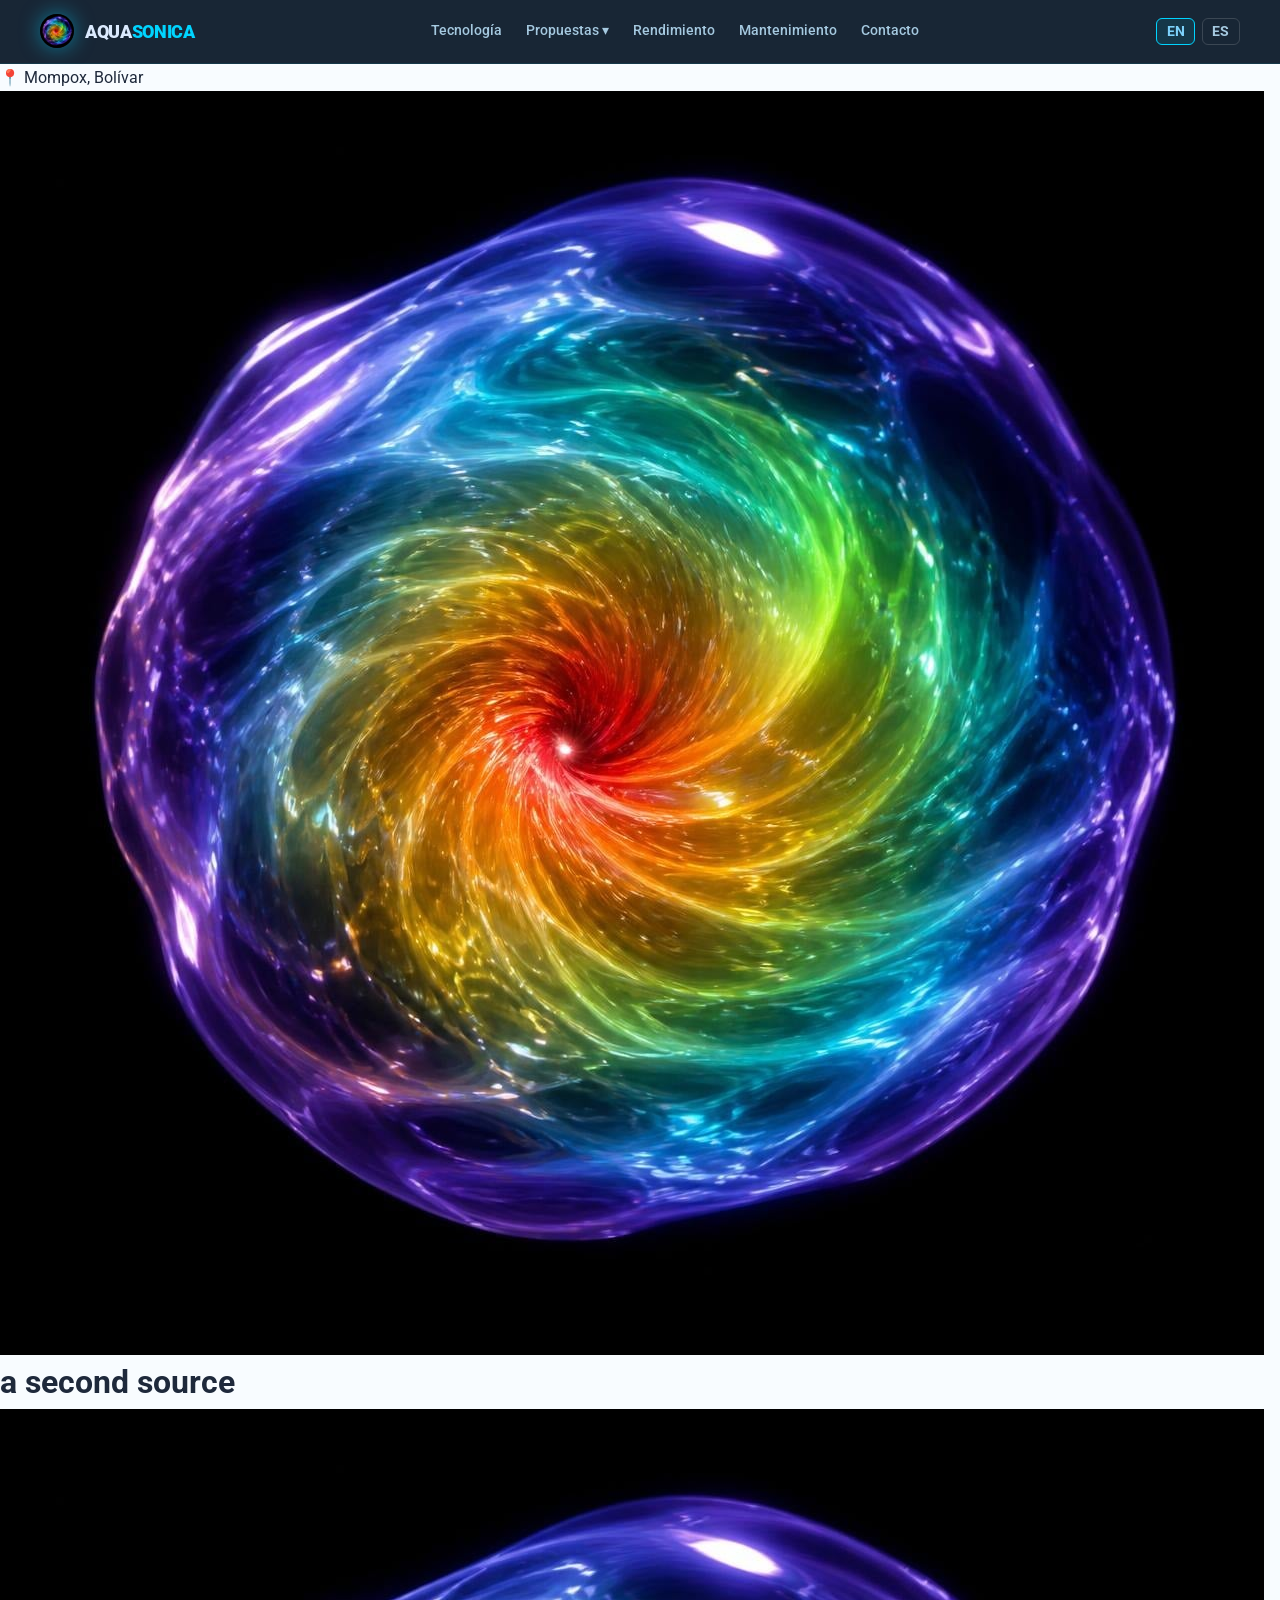
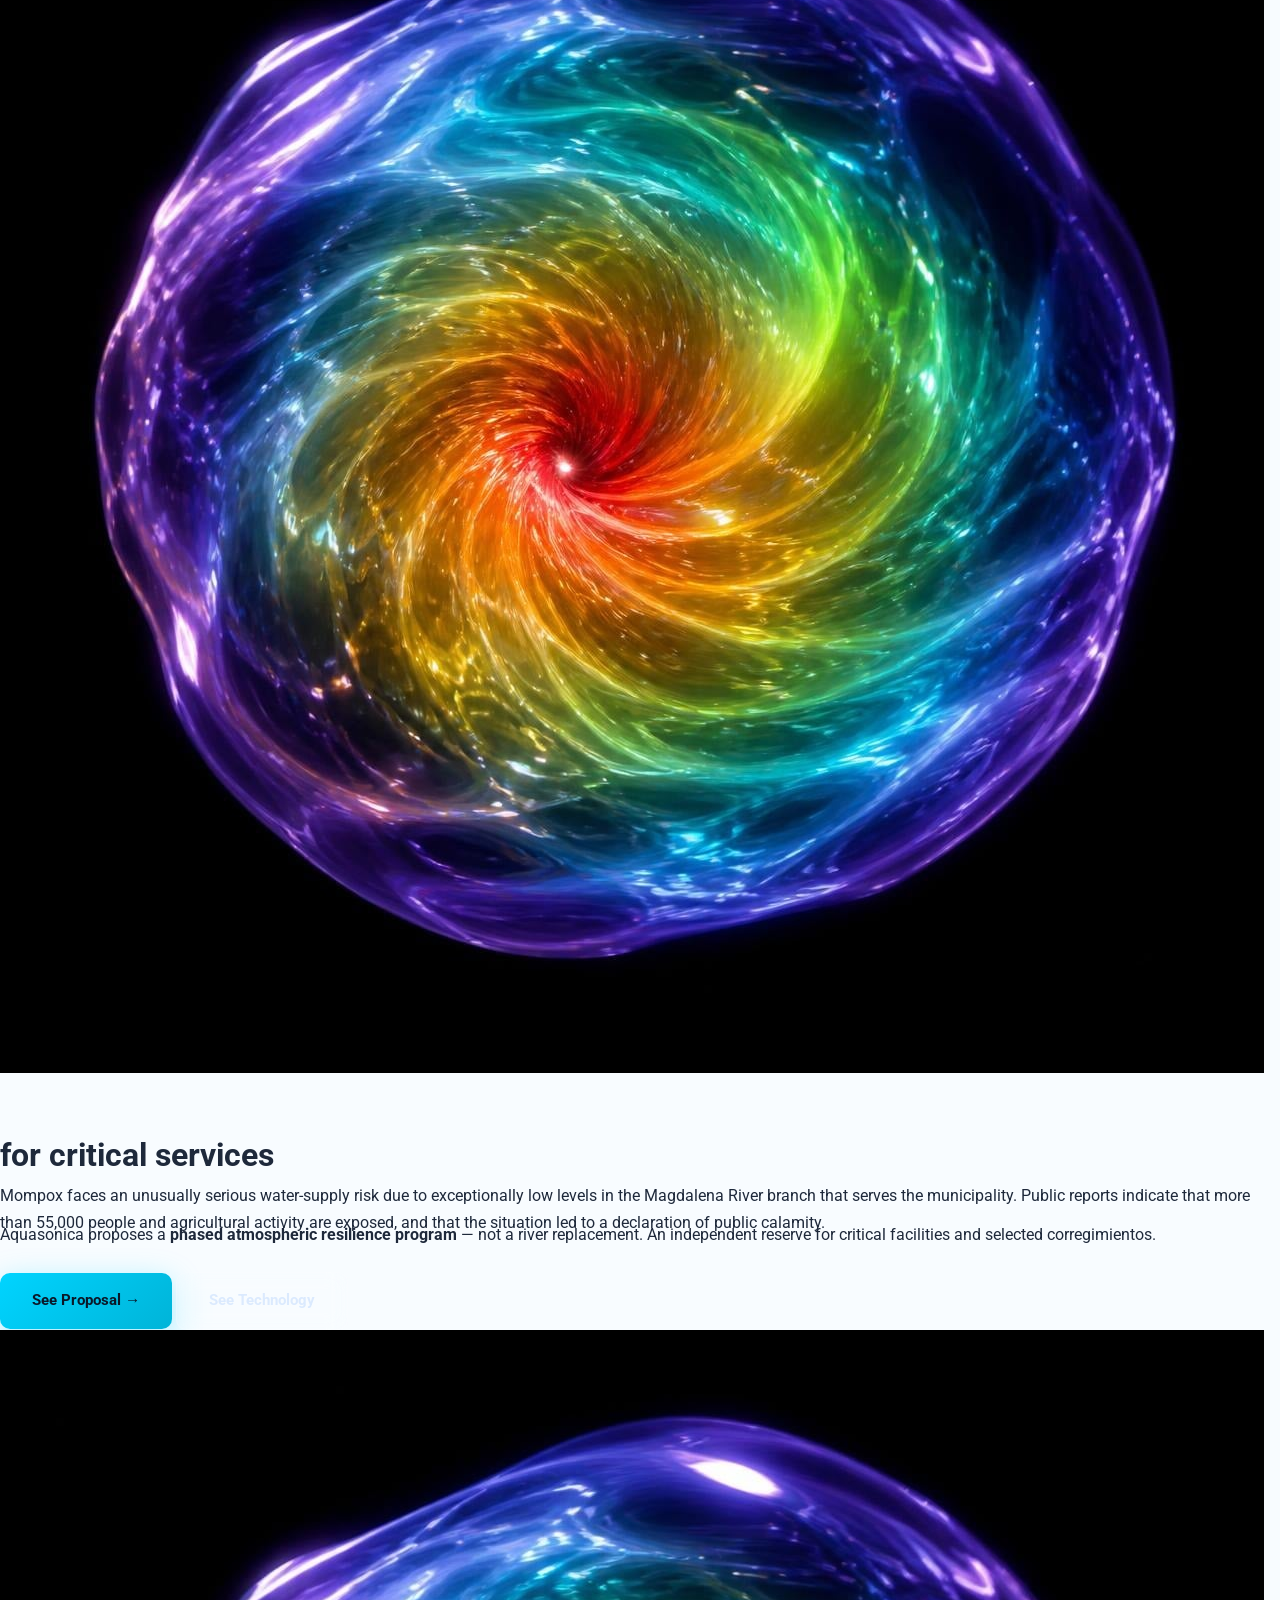
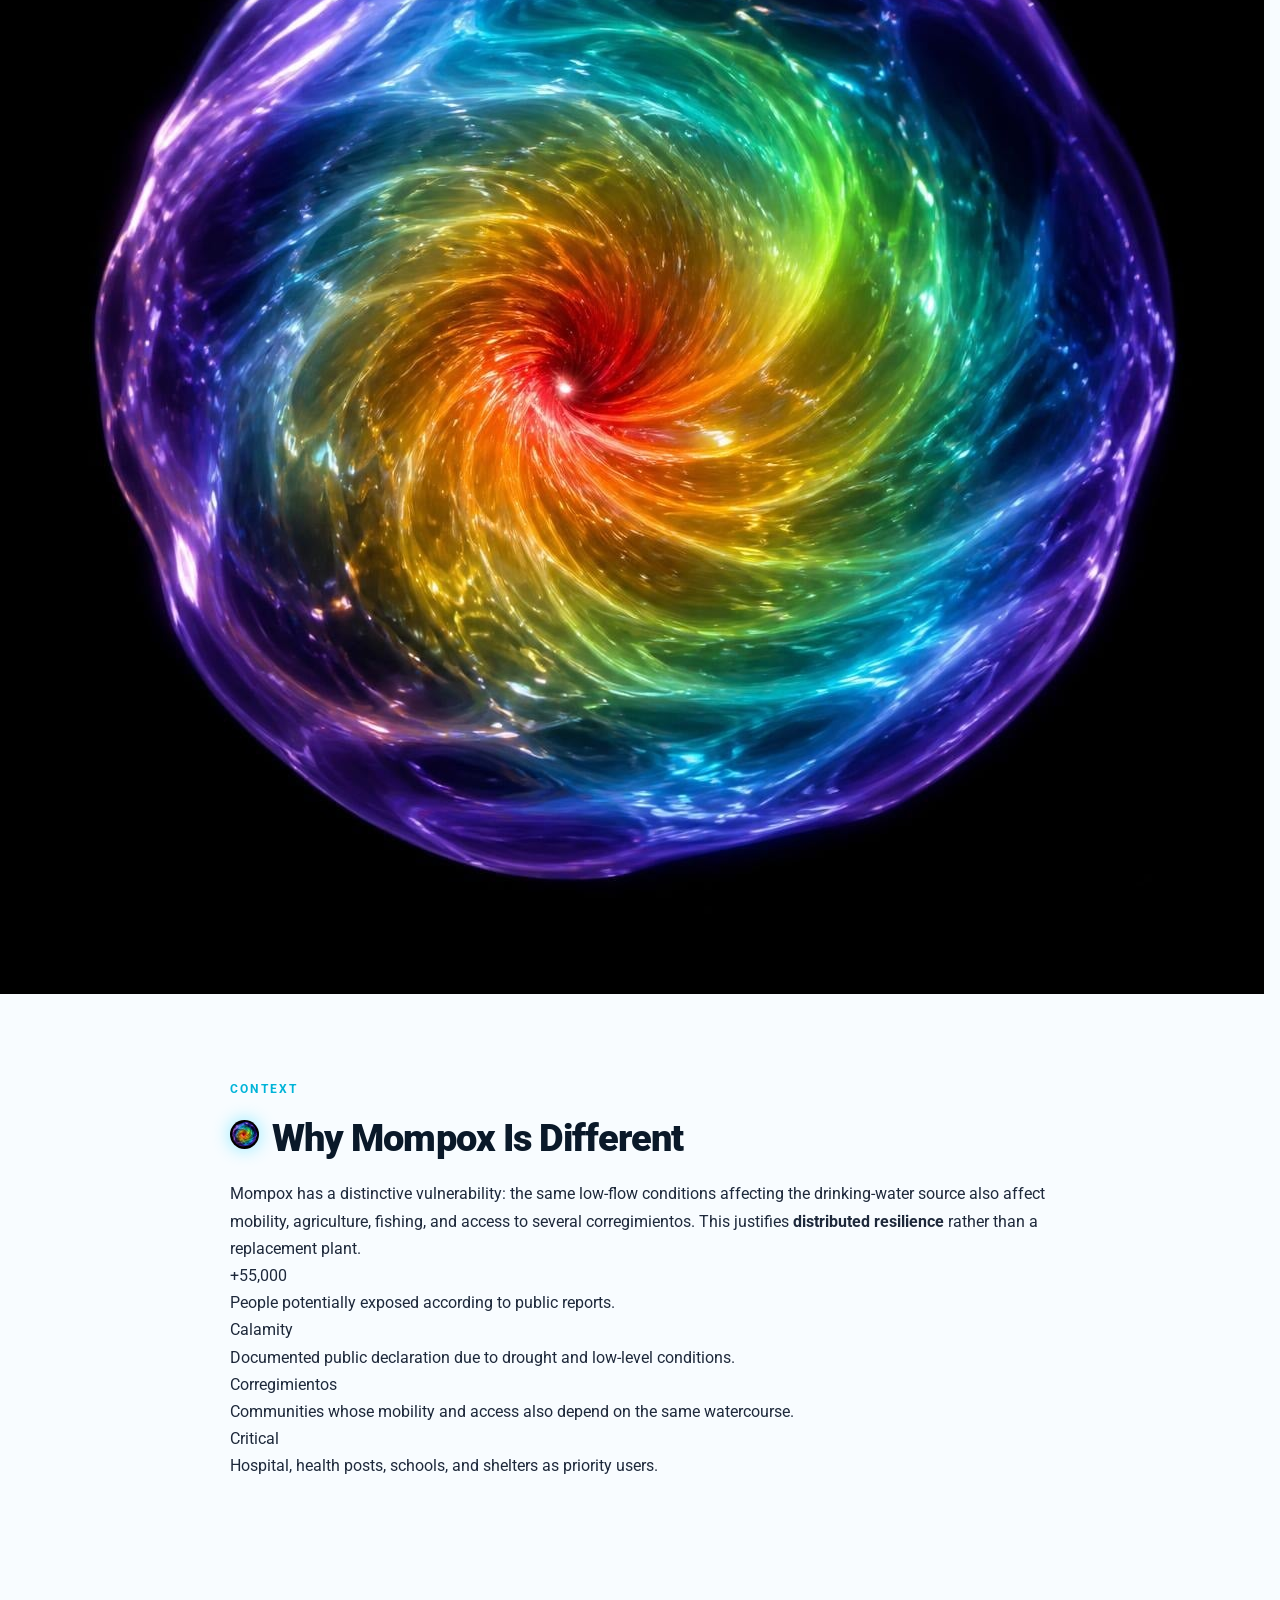
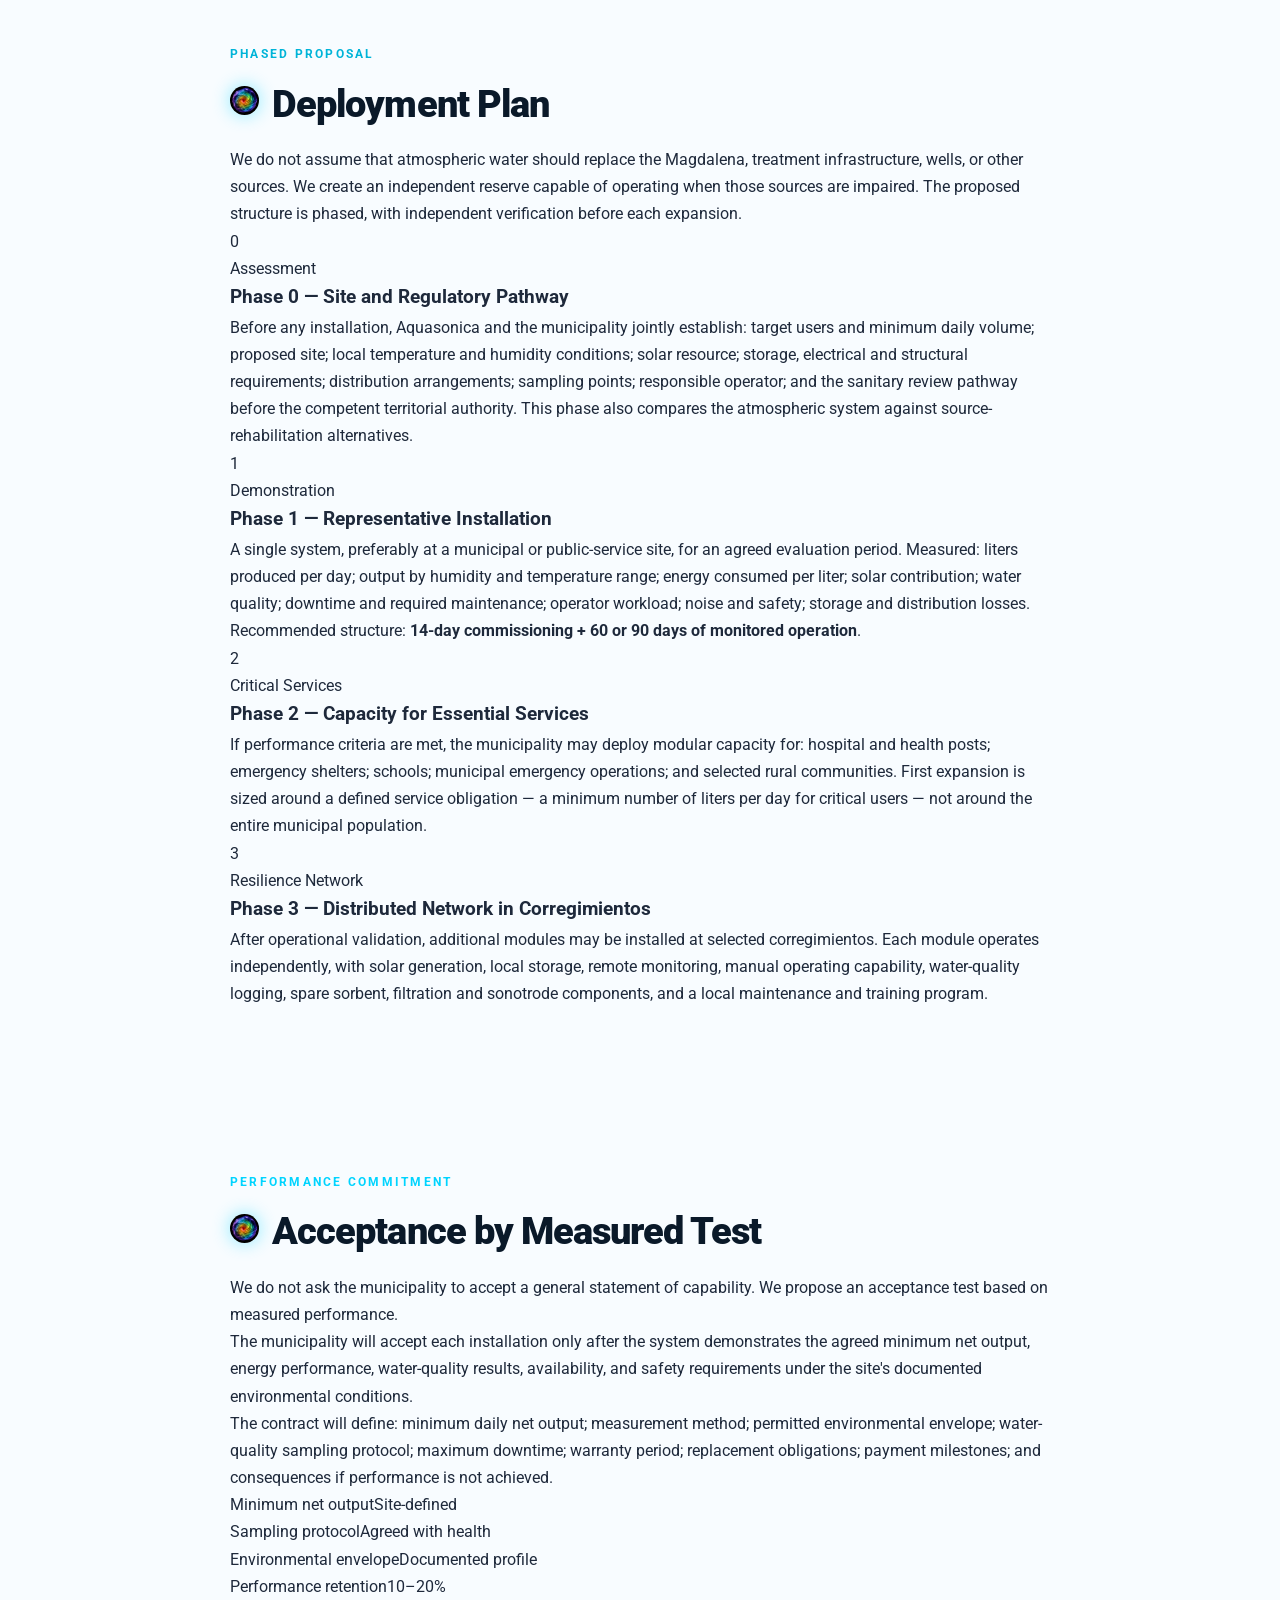
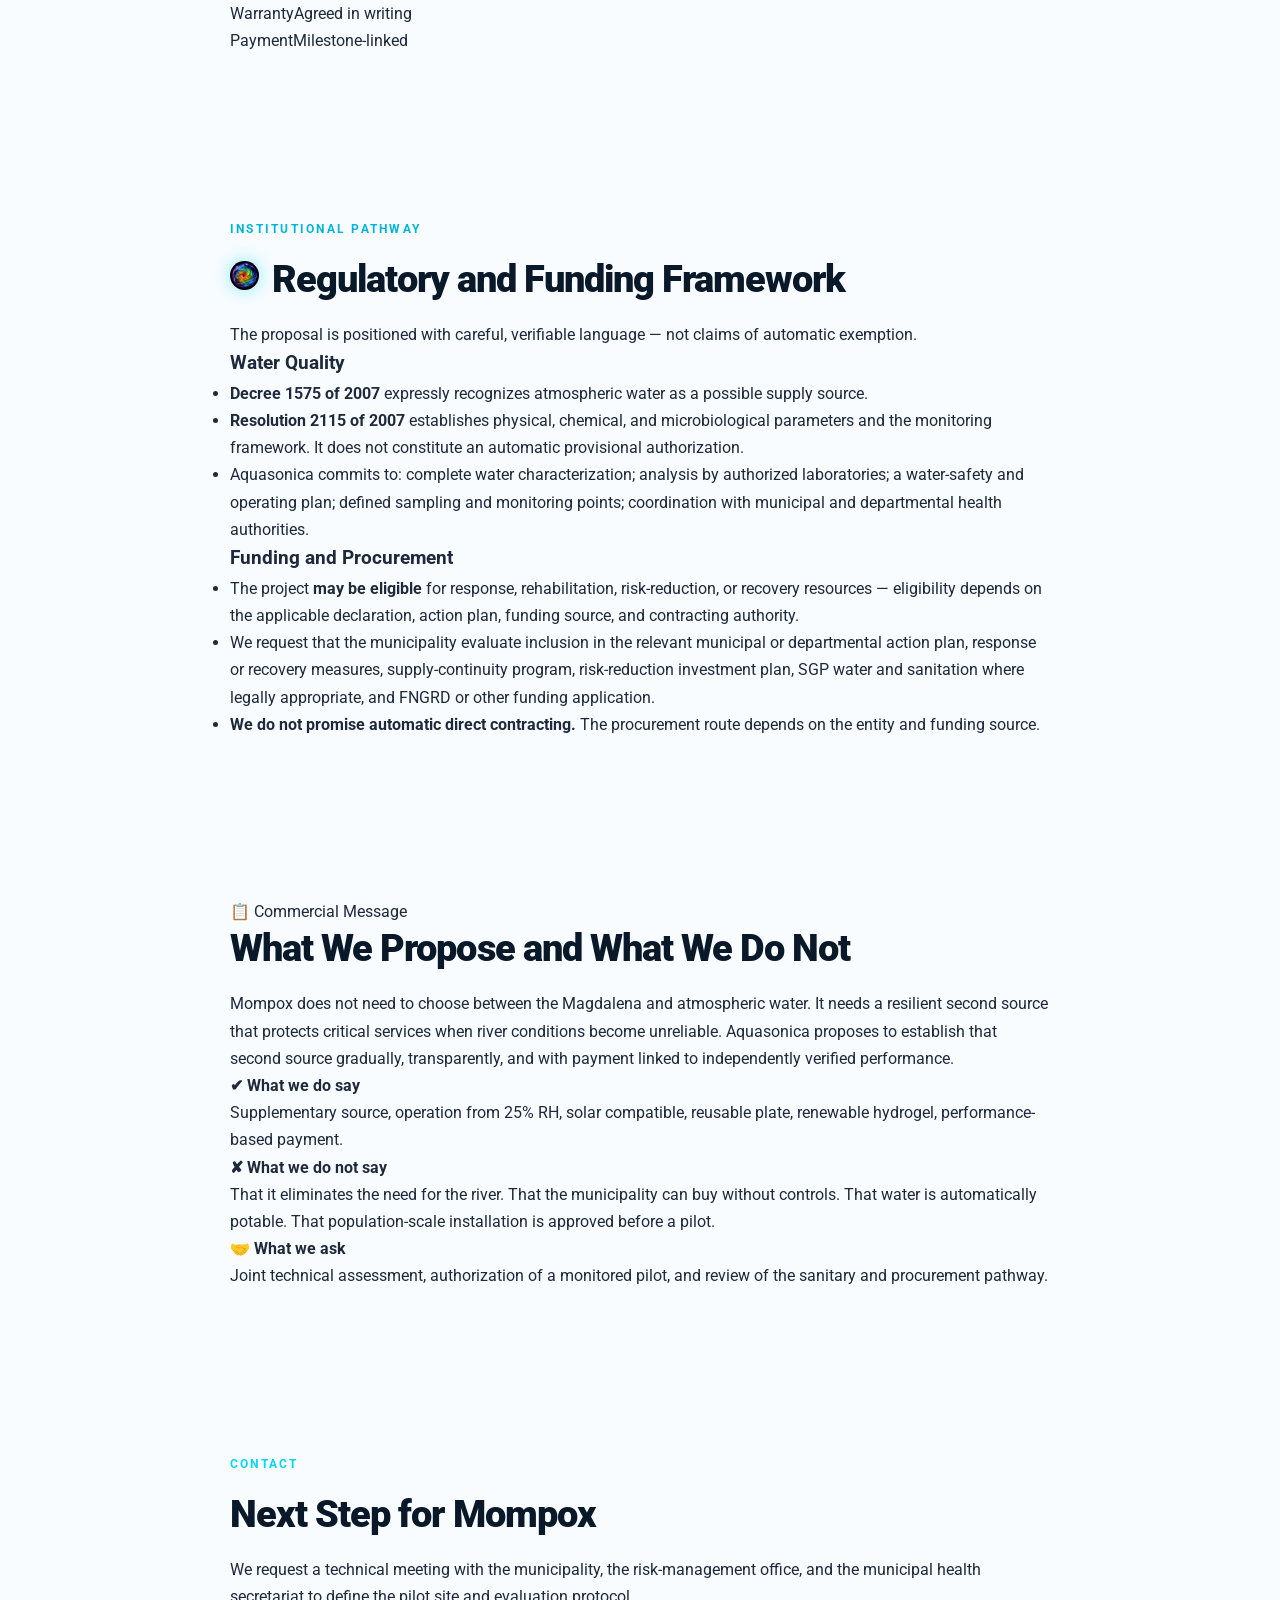
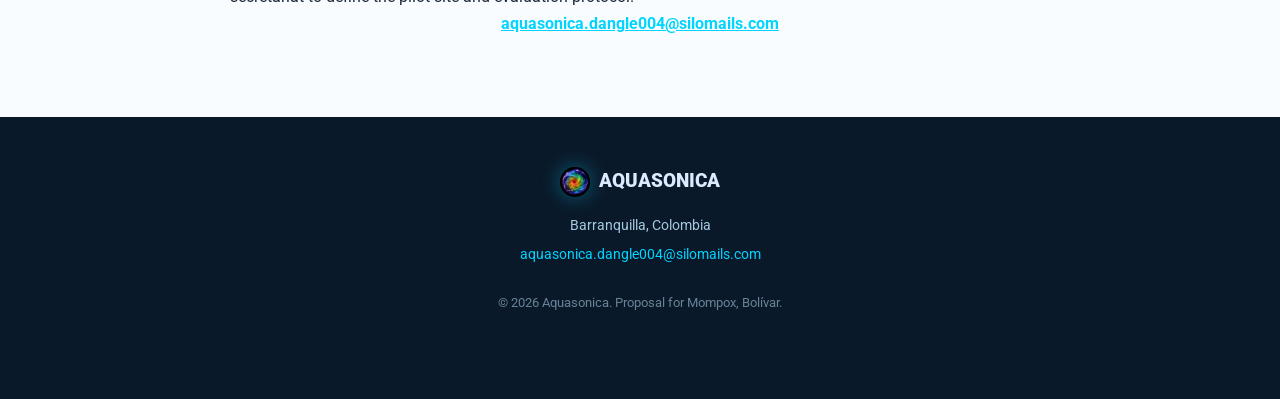
<file: docs/mompox.html>
<!DOCTYPE html>
<html lang="es">
<head>
<meta charset="UTF-8">
<meta name="viewport" content="width=device-width, initial-scale=1.0">
<meta name="color-scheme" content="light">
<title>Aquasonica para Mompox, Bolívar — Resiliencia Hídrica</title>
<meta name="description" content="Propuesta de fuente atmosférica complementaria para Mompox. Demostración controlada, expansión por evidencia, pago por desempeño verificado.">
<link rel="icon" type="image/jpeg" href="vortex_spectrum.jpg">
<link rel="preconnect" href="https://fonts.googleapis.com">
<link rel="preconnect" href="https://fonts.gstatic.com" crossorigin>
<link href="https://fonts.googleapis.com/css2?family=Roboto:wght@300;400;500;700;900&display=swap" rel="stylesheet">
<link rel="stylesheet" href="style.css">
</head>
<body>

<nav class="nav-bar">
  <div class="nav-inner">
    <a href="index.html" class="brand">
      <img src="vortex_spectrum.jpg" alt="Aquasonica" class="brand-icon">
      <span class="brand-name">AQUA<span>SONICA</span></span>
    </a>
    <div class="nav-links" id="navLinks">
      <a href="index.html">Tecnología</a>
      <div class="dropdown">
        <button class="dropbtn">Propuestas ▾</button>
        <div class="dropdown-content">
          <a href="mompox.html">Mompox, Bolívar</a>
          <a href="balboa.html">Balboa, Cauca</a>
          <a href="sucre.html">Sucre (Departamento)</a>
        </div>
      </div>
      <a href="index.html#performance">Rendimiento</a>
      <a href="index.html#maintenance">Mantenimiento</a>
      <a href="index.html#contact">Contacto</a>
    </div>
    <div style="display:flex;align-items:center;gap:1rem;">
      <div class="lang-switch">
        <button class="lang-btn" data-lang="en">EN</button>
        <button class="lang-btn active" data-lang="es">ES</button>
      </div>
      <button class="menu-toggle" id="menuToggle" aria-label="Menu">☰</button>
    </div>
  </div>
</nav>

<div class="lang-content active" data-lang="es">

<header class="hero" id="top">
  <div class="hero-inner">
    <div>
      <div class="hero-badge">📍 Mompox, Bolívar</div>
      <h1><img src="vortex_spectrum.jpg" alt="" class="inline-vortex">una segunda fuente<img src="vortex_spectrum.jpg" alt="" class="inline-vortex"><br><span class="accent">para servicios críticos</span></h1>
      <p>Mompox enfrenta un riesgo inusualmente serio en su suministro de agua por los niveles excepcionalmente bajos del brazo del río Magdalena que abastece al municipio. Reportes públicos indican que más de 55.000 personas y la actividad agrícola están expuestas, y que la situación derivó en declaratoria de calamidad pública.</p>
      <p style="font-size:1rem;margin-top:-1rem;">Aquasonica propone un <strong>programa por fases de resiliencia atmosférica</strong> — no un reemplazo del río. Un reservorio independiente para instalaciones críticas y corregimientos seleccionados.</p>
      <div class="hero-cta" style="margin-top:1.5rem;">
        <a href="#proposal" class="btn btn-primary">Ver Propuesta →</a>
        <a href="index.html" class="btn btn-ghost">Ver Tecnología</a>
      </div>
    </div>
    <div class="hero-visual"><img src="vortex_spectrum.jpg" alt="Aquasonica para Mompox"></div>
  </div>
</header>

<section class="section crisis">
  <div class="section-inner">
    <div class="section-label">El Contexto</div>
    <h2 class="section-title"><img src="vortex_spectrum.jpg" alt="" class="title-icon">Por Qué Mompox Es Distinto</h2>
    <p class="section-subtitle">Mompox tiene una vulnerabilidad característica: las mismas condiciones de bajo caudal que afectan la fuente de agua potable también afectan movilidad, agricultura, pesca y acceso a varios corregimientos. Esto justifica una <strong>resiliencia distribuida</strong> en lugar de una planta de reemplazo.</p>
    <div class="crisis-grid">
      <div class="crisis-stat"><div class="num">+55.000</div><div class="label">Personas potencialmente expuestas según reportes públicos.</div></div>
      <div class="crisis-stat"><div class="num">Calamidad</div><div class="label">Declaratoria pública documentada por sequía y bajos niveles.</div></div>
      <div class="crisis-stat"><div class="num">Corregimientos</div><div class="label">Comunidades cuya movilidad y acceso también dependen del mismo cauce.</div></div>
      <div class="crisis-stat"><div class="num">Crítico</div><div class="label">Hospital, puestos de salud, escuelas y albergues como usuarios prioritarios.</div></div>
    </div>
  </div>
</section>

<section class="section" id="proposal">
  <div class="section-inner">
    <div class="section-label">Propuesta por Fases</div>
    <h2 class="section-title"><img src="vortex_spectrum.jpg" alt="" class="title-icon">Plan de Despliegue</h2>
    <p class="section-subtitle">No asumimos que el agua atmosférica deba reemplazar al Magdalena, la infraestructura de tratamiento, los pozos u otras fuentes. Creamos un reservorio independiente capaz de operar cuando esas fuentes se ven afectadas. La estructura propuesta es por fases, con verificación independiente antes de cada expansión.</p>

    <div class="science-step"><div class="step-num">0</div><div class="step-content"><span class="tag">Evaluación</span><h3>Fase 0 — Sitio y Ruta Regulatoria</h3><p>Antes de cualquier instalación, Aquasonica y la Alcaldía establecen conjuntamente: usuarios objetivo y volumen mínimo diario; sitio propuesto; condiciones locales de temperatura y humedad; recurso solar; requisitos de almacenamiento, eléctricos y estructurales; arreglos de distribución; puntos de muestreo; operador responsable; y la ruta de revisión sanitaria ante la autoridad territorial competente. Esta fase también compara el sistema con alternativas de rehabilitación de fuentes.</p></div></div>

    <div class="science-step"><div class="step-num">1</div><div class="step-content"><span class="tag">Demostración</span><h3>Fase 1 — Instalación Representativa</h3><p>Un solo sistema, preferiblemente en un sitio municipal o de servicio público, para un período de evaluación acordado. Se mide: litros producidos por día; producción por rango de humedad y temperatura; energía consumida por litro; contribución solar; calidad del agua; tiempo fuera de servicio y mantenimiento; carga del operador; ruido y seguridad; pérdidas de almacenamiento y distribución. Estructura recomendada: <strong>14 días de puesta en marcha + 60 o 90 días de operación monitoreada</strong>.</p></div></div>

    <div class="science-step"><div class="step-num">2</div><div class="step-content"><span class="tag">Servicios Críticos</span><h3>Fase 2 — Capacidad para Servicios Esenciales</h3><p>Si los criterios de desempeño se cumplen, la Alcaldía puede desplegar capacidad modular para: hospital y puestos de salud; albergues de emergencia; escuelas; operaciones municipales de emergencia; y comunidades rurales seleccionadas. La primera expansión se dimensiona en torno a una obligación de servicio definida — un mínimo de litros por día para usuarios críticos — no alrededor de toda la población municipal.</p></div></div>

    <div class="science-step"><div class="step-num">3</div><div class="step-content"><span class="tag">Red de Resiliencia</span><h3>Fase 3 — Red Distribuida en Corregimientos</h3><p>Tras la validación operativa, se pueden instalar módulos adicionales en corregimientos seleccionados. Cada módulo opera independientemente, con generación solar, almacenamiento local, monitoreo remoto, capacidad de operación manual, registro de calidad de agua, repuestos de sorbente, filtración y sonotrodo, y un programa local de mantenimiento y capacitación.</p></div></div>
  </div>
</section>

<section class="section purity">
  <div class="section-inner">
    <div class="section-label" style="color:var(--aqua);">Compromiso de Desempeño</div>
    <h2 class="section-title"><img src="vortex_spectrum.jpg" alt="" class="title-icon">Aceptación por Prueba Medida</h2>
    <p class="section-subtitle">No pedimos que la Alcaldía acepte una declaración general de capacidad. Proponemos una prueba de aceptación basada en desempeño medido.</p>
    <div class="purity-grid">
      <div class="purity-text">
        <p>La Alcaldía aceptará cada instalación <span class="highlight">únicamente después</span> de que el sistema demuestre la producción neta mínima acordada, el desempeño energético, los resultados de calidad de agua, la disponibilidad y los requisitos de seguridad bajo las condiciones ambientales documentadas del sitio.</p>
        <p>El contrato definirá: producción neta mínima diaria; método de medición; envolvente ambiental permitida; protocolo de muestreo de calidad; tiempo máximo fuera de servicio; período de garantía; obligaciones de reemplazo; hitos de pago; y consecuencias si no se alcanza el desempeño.</p>
      </div>
      <div class="purity-table">
        <div class="purity-row"><span class="pk">Producción neta mínima</span><span class="pv">Definida por sitio</span></div>
        <div class="purity-row"><span class="pk">Protocolo de muestreo</span><span class="pv">Acordado con salud</span></div>
        <div class="purity-row"><span class="pk">Envolvente ambiental</span><span class="pv">Perfil documentado</span></div>
        <div class="purity-row"><span class="pk">Retención por desempeño</span><span class="pv">10–20%</span></div>
        <div class="purity-row"><span class="pk">Garantía</span><span class="pv">Acordada por escrito</span></div>
        <div class="purity-row"><span class="pk">Pago</span><span class="pv">Vinculado a hitos</span></div>
      </div>
    </div>
  </div>
</section>

<section class="section tech-specs">
  <div class="section-inner">
    <div class="section-label">Ruta Institucional</div>
    <h2 class="section-title"><img src="vortex_spectrum.jpg" alt="" class="title-icon">Marco Regulatorio y de Financiación</h2>
    <p class="section-subtitle">La propuesta se posiciona con lenguaje cuidadoso y verificable, no con afirmaciones de exención automática.</p>

    <div class="spec-block">
      <h3>Calidad del Agua</h3>
      <ul>
        <li>El <strong>Decreto 1575 de 2007</strong> reconoce expresamente el agua atmosférica como fuente de abastecimiento posible.</li>
        <li>La <strong>Resolución 2115 de 2007</strong> establece los parámetros físicos, químicos y microbiológicos y el marco de monitoreo. No constituye una autorización provisional automática.</li>
        <li>Aquasonica se compromete a: caracterización completa del agua; análisis por laboratorios autorizados; plan de seguridad del agua y de operación; puntos definidos de muestreo y monitoreo; coordinación con las autoridades de salud municipal y departamental.</li>
      </ul>
    </div>

    <div class="spec-block">
      <h3>Financiación y Contratación</h3>
      <ul>
        <li>El proyecto <strong>puede ser elegible</strong> para recursos de respuesta, rehabilitación, reducción del riesgo o recuperación — la elegibilidad depende de la declaratoria aplicable, el plan de acción, la fuente de fondos y la autoridad contratante.</li>
        <li>Solicitamos que la Alcaldía evalúe la inclusión del proyecto en el plan de acción municipal o departamental correspondiente, medidas de respuesta o recuperación, programa de continuidad del suministro, plan de inversión en reducción del riesgo, SGP de agua y saneamiento donde sea legalmente procedente, y aplicación al FNGRD u otra fuente.</li>
        <li><strong>No prometemos contratación directa automática.</strong> La ruta de contratación depende de la entidad y la fuente de fondos.</li>
      </ul>
    </div>
  </div>
</section>

<section class="section coming-next">
  <div class="section-inner">
    <div class="coming-badge">📋 Mensaje Comercial</div>
    <h2 class="section-title">Lo Que Proponemos y Lo Que No</h2>
    <p>Mompox no necesita elegir entre el Magdalena y el agua atmosférica. Necesita una segunda fuente resiliente que proteja los servicios críticos cuando las condiciones del río se vuelvan poco confiables. Aquasonica propone establecer esa segunda fuente de manera gradual, transparente, y con pago vinculado a desempeño verificado independientemente.</p>
    <div class="coming-features">
      <div class="coming-feature"><h4>✔ Lo que sí decimos</h4><p>Fuente complementaria, operación desde 25% HR, compatibilidad solar, placa reutilizable, hidrogel renovable, pago por desempeño.</p></div>
      <div class="coming-feature"><h4>✘ Lo que no decimos</h4><p>Que elimina la necesidad del río. Que el municipio puede comprar sin controles. Que el agua es automáticamente potable. Que se aprueba una instalación a escala poblacional antes de un piloto.</p></div>
      <div class="coming-feature"><h4>🤝 Lo que pedimos</h4><p>Evaluación técnica conjunta, autorización de un piloto monitoreado, y revisión de la ruta sanitaria y de contratación.</p></div>
    </div>
  </div>
</section>

<section class="section order" id="contact">
  <div class="section-inner">
    <div class="section-label" style="color:var(--aqua);">Contacto</div>
    <h2 class="section-title">Siguiente Paso para Mompox</h2>
    <p class="section-subtitle">Solicitamos una reunión técnica con la Alcaldía, la oficina de gestión del riesgo y la secretaría de salud municipal para definir el sitio del piloto y el protocolo de evaluación.</p>
    <p style="text-align:center;font-size:1rem;"><a href="mailto:aquasonica.dangle004@silomails.com" style="color:var(--aqua);text-decoration:underline;font-weight:700;">aquasonica.dangle004@silomails.com</a></p>
  </div>
</section>

<footer class="footer">
  <div class="footer-brand"><img src="vortex_spectrum.jpg" alt="Aquasonica">AQUASONICA</div>
  <p>Barranquilla, Colombia</p>
  <p><a href="mailto:aquasonica.dangle004@silomails.com">aquasonica.dangle004@silomails.com</a></p>
  <p style="margin-top:1.5rem;font-size:0.82rem;opacity:0.6;">© 2026 Aquasonica. Propuesta para Mompox, Bolívar.</p>
</footer>

</div>

<div class="lang-content" data-lang="en">

<header class="hero" id="top-en">
  <div class="hero-inner">
    <div>
      <div class="hero-badge">📍 Mompox, Bolívar</div>
      <h1><img src="vortex_spectrum.jpg" alt="" class="inline-vortex">a second source<img src="vortex_spectrum.jpg" alt="" class="inline-vortex"><br><span class="accent">for critical services</span></h1>
      <p>Mompox faces an unusually serious water-supply risk due to exceptionally low levels in the Magdalena River branch that serves the municipality. Public reports indicate that more than 55,000 people and agricultural activity are exposed, and that the situation led to a declaration of public calamity.</p>
      <p style="font-size:1rem;margin-top:-1rem;">Aquasonica proposes a <strong>phased atmospheric resilience program</strong> — not a river replacement. An independent reserve for critical facilities and selected corregimientos.</p>
      <div class="hero-cta" style="margin-top:1.5rem;">
        <a href="#proposal-en" class="btn btn-primary">See Proposal →</a>
        <a href="index.html" class="btn btn-ghost">See Technology</a>
      </div>
    </div>
    <div class="hero-visual"><img src="vortex_spectrum.jpg" alt="Aquasonica for Mompox"></div>
  </div>
</header>

<section class="section crisis">
  <div class="section-inner">
    <div class="section-label">Context</div>
    <h2 class="section-title"><img src="vortex_spectrum.jpg" alt="" class="title-icon">Why Mompox Is Different</h2>
    <p class="section-subtitle">Mompox has a distinctive vulnerability: the same low-flow conditions affecting the drinking-water source also affect mobility, agriculture, fishing, and access to several corregimientos. This justifies <strong>distributed resilience</strong> rather than a replacement plant.</p>
    <div class="crisis-grid">
      <div class="crisis-stat"><div class="num">+55,000</div><div class="label">People potentially exposed according to public reports.</div></div>
      <div class="crisis-stat"><div class="num">Calamity</div><div class="label">Documented public declaration due to drought and low-level conditions.</div></div>
      <div class="crisis-stat"><div class="num">Corregimientos</div><div class="label">Communities whose mobility and access also depend on the same watercourse.</div></div>
      <div class="crisis-stat"><div class="num">Critical</div><div class="label">Hospital, health posts, schools, and shelters as priority users.</div></div>
    </div>
  </div>
</section>

<section class="section" id="proposal-en">
  <div class="section-inner">
    <div class="section-label">Phased Proposal</div>
    <h2 class="section-title"><img src="vortex_spectrum.jpg" alt="" class="title-icon">Deployment Plan</h2>
    <p class="section-subtitle">We do not assume that atmospheric water should replace the Magdalena, treatment infrastructure, wells, or other sources. We create an independent reserve capable of operating when those sources are impaired. The proposed structure is phased, with independent verification before each expansion.</p>

    <div class="science-step"><div class="step-num">0</div><div class="step-content"><span class="tag">Assessment</span><h3>Phase 0 — Site and Regulatory Pathway</h3><p>Before any installation, Aquasonica and the municipality jointly establish: target users and minimum daily volume; proposed site; local temperature and humidity conditions; solar resource; storage, electrical and structural requirements; distribution arrangements; sampling points; responsible operator; and the sanitary review pathway before the competent territorial authority. This phase also compares the atmospheric system against source-rehabilitation alternatives.</p></div></div>

    <div class="science-step"><div class="step-num">1</div><div class="step-content"><span class="tag">Demonstration</span><h3>Phase 1 — Representative Installation</h3><p>A single system, preferably at a municipal or public-service site, for an agreed evaluation period. Measured: liters produced per day; output by humidity and temperature range; energy consumed per liter; solar contribution; water quality; downtime and required maintenance; operator workload; noise and safety; storage and distribution losses. Recommended structure: <strong>14-day commissioning + 60 or 90 days of monitored operation</strong>.</p></div></div>

    <div class="science-step"><div class="step-num">2</div><div class="step-content"><span class="tag">Critical Services</span><h3>Phase 2 — Capacity for Essential Services</h3><p>If performance criteria are met, the municipality may deploy modular capacity for: hospital and health posts; emergency shelters; schools; municipal emergency operations; and selected rural communities. First expansion is sized around a defined service obligation — a minimum number of liters per day for critical users — not around the entire municipal population.</p></div></div>

    <div class="science-step"><div class="step-num">3</div><div class="step-content"><span class="tag">Resilience Network</span><h3>Phase 3 — Distributed Network in Corregimientos</h3><p>After operational validation, additional modules may be installed at selected corregimientos. Each module operates independently, with solar generation, local storage, remote monitoring, manual operating capability, water-quality logging, spare sorbent, filtration and sonotrode components, and a local maintenance and training program.</p></div></div>
  </div>
</section>

<section class="section purity">
  <div class="section-inner">
    <div class="section-label" style="color:var(--aqua);">Performance Commitment</div>
    <h2 class="section-title"><img src="vortex_spectrum.jpg" alt="" class="title-icon">Acceptance by Measured Test</h2>
    <p class="section-subtitle">We do not ask the municipality to accept a general statement of capability. We propose an acceptance test based on measured performance.</p>
    <div class="purity-grid">
      <div class="purity-text">
        <p>The municipality will accept each installation <span class="highlight">only after</span> the system demonstrates the agreed minimum net output, energy performance, water-quality results, availability, and safety requirements under the site's documented environmental conditions.</p>
        <p>The contract will define: minimum daily net output; measurement method; permitted environmental envelope; water-quality sampling protocol; maximum downtime; warranty period; replacement obligations; payment milestones; and consequences if performance is not achieved.</p>
      </div>
      <div class="purity-table">
        <div class="purity-row"><span class="pk">Minimum net output</span><span class="pv">Site-defined</span></div>
        <div class="purity-row"><span class="pk">Sampling protocol</span><span class="pv">Agreed with health</span></div>
        <div class="purity-row"><span class="pk">Environmental envelope</span><span class="pv">Documented profile</span></div>
        <div class="purity-row"><span class="pk">Performance retention</span><span class="pv">10–20%</span></div>
        <div class="purity-row"><span class="pk">Warranty</span><span class="pv">Agreed in writing</span></div>
        <div class="purity-row"><span class="pk">Payment</span><span class="pv">Milestone-linked</span></div>
      </div>
    </div>
  </div>
</section>

<section class="section tech-specs">
  <div class="section-inner">
    <div class="section-label">Institutional Pathway</div>
    <h2 class="section-title"><img src="vortex_spectrum.jpg" alt="" class="title-icon">Regulatory and Funding Framework</h2>
    <p class="section-subtitle">The proposal is positioned with careful, verifiable language — not claims of automatic exemption.</p>
    <div class="spec-block">
      <h3>Water Quality</h3>
      <ul>
        <li><strong>Decree 1575 of 2007</strong> expressly recognizes atmospheric water as a possible supply source.</li>
        <li><strong>Resolution 2115 of 2007</strong> establishes physical, chemical, and microbiological parameters and the monitoring framework. It does not constitute an automatic provisional authorization.</li>
        <li>Aquasonica commits to: complete water characterization; analysis by authorized laboratories; a water-safety and operating plan; defined sampling and monitoring points; coordination with municipal and departmental health authorities.</li>
      </ul>
    </div>
    <div class="spec-block">
      <h3>Funding and Procurement</h3>
      <ul>
        <li>The project <strong>may be eligible</strong> for response, rehabilitation, risk-reduction, or recovery resources — eligibility depends on the applicable declaration, action plan, funding source, and contracting authority.</li>
        <li>We request that the municipality evaluate inclusion in the relevant municipal or departmental action plan, response or recovery measures, supply-continuity program, risk-reduction investment plan, SGP water and sanitation where legally appropriate, and FNGRD or other funding application.</li>
        <li><strong>We do not promise automatic direct contracting.</strong> The procurement route depends on the entity and funding source.</li>
      </ul>
    </div>
  </div>
</section>

<section class="section coming-next">
  <div class="section-inner">
    <div class="coming-badge">📋 Commercial Message</div>
    <h2 class="section-title">What We Propose and What We Do Not</h2>
    <p>Mompox does not need to choose between the Magdalena and atmospheric water. It needs a resilient second source that protects critical services when river conditions become unreliable. Aquasonica proposes to establish that second source gradually, transparently, and with payment linked to independently verified performance.</p>
    <div class="coming-features">
      <div class="coming-feature"><h4>✔ What we do say</h4><p>Supplementary source, operation from 25% RH, solar compatible, reusable plate, renewable hydrogel, performance-based payment.</p></div>
      <div class="coming-feature"><h4>✘ What we do not say</h4><p>That it eliminates the need for the river. That the municipality can buy without controls. That water is automatically potable. That population-scale installation is approved before a pilot.</p></div>
      <div class="coming-feature"><h4>🤝 What we ask</h4><p>Joint technical assessment, authorization of a monitored pilot, and review of the sanitary and procurement pathway.</p></div>
    </div>
  </div>
</section>

<section class="section order" id="contact-en">
  <div class="section-inner">
    <div class="section-label" style="color:var(--aqua);">Contact</div>
    <h2 class="section-title">Next Step for Mompox</h2>
    <p class="section-subtitle">We request a technical meeting with the municipality, the risk-management office, and the municipal health secretariat to define the pilot site and evaluation protocol.</p>
    <p style="text-align:center;font-size:1rem;"><a href="mailto:aquasonica.dangle004@silomails.com" style="color:var(--aqua);text-decoration:underline;font-weight:700;">aquasonica.dangle004@silomails.com</a></p>
  </div>
</section>

<footer class="footer">
  <div class="footer-brand"><img src="vortex_spectrum.jpg" alt="Aquasonica">AQUASONICA</div>
  <p>Barranquilla, Colombia</p>
  <p><a href="mailto:aquasonica.dangle004@silomails.com">aquasonica.dangle004@silomails.com</a></p>
  <p style="margin-top:1.5rem;font-size:0.82rem;opacity:0.6;">© 2026 Aquasonica. Proposal for Mompox, Bolívar.</p>
</footer>

</div>

<script src="script.js"></script>
</body>
  </html>
</file>
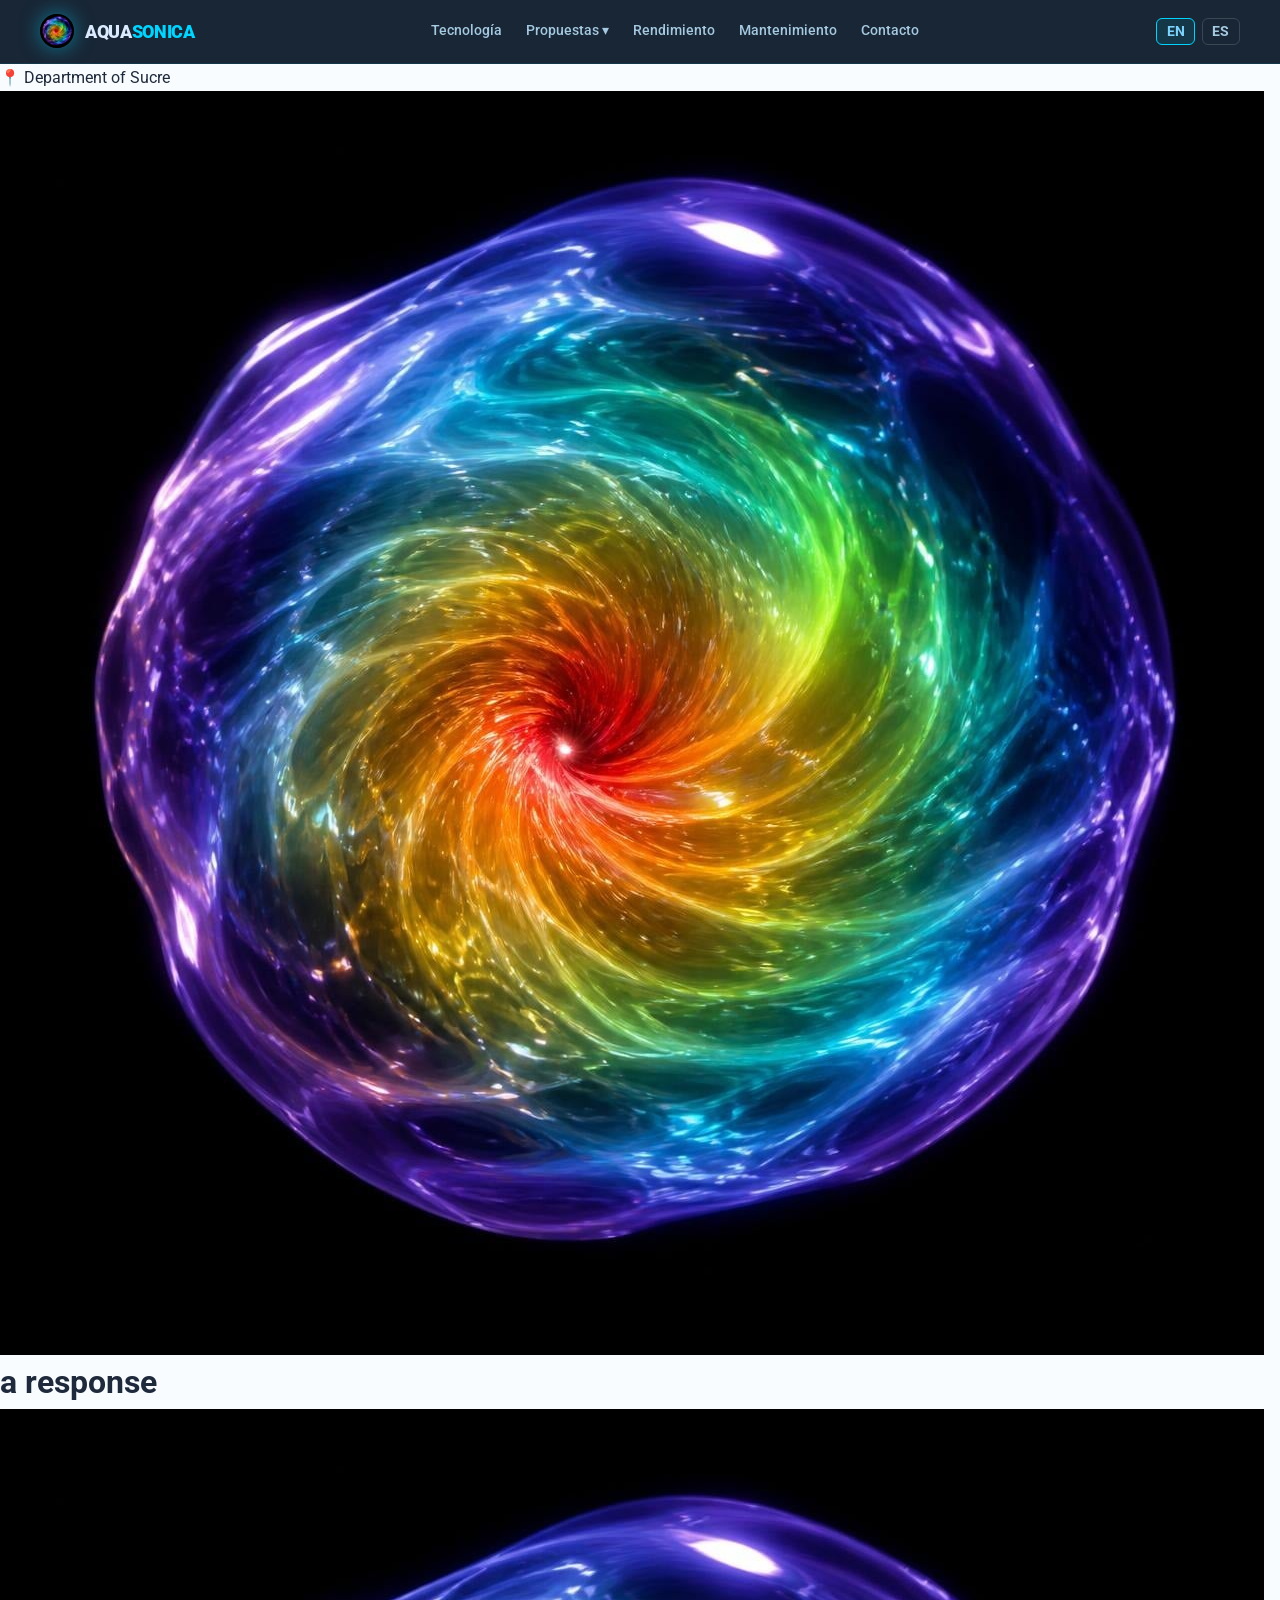
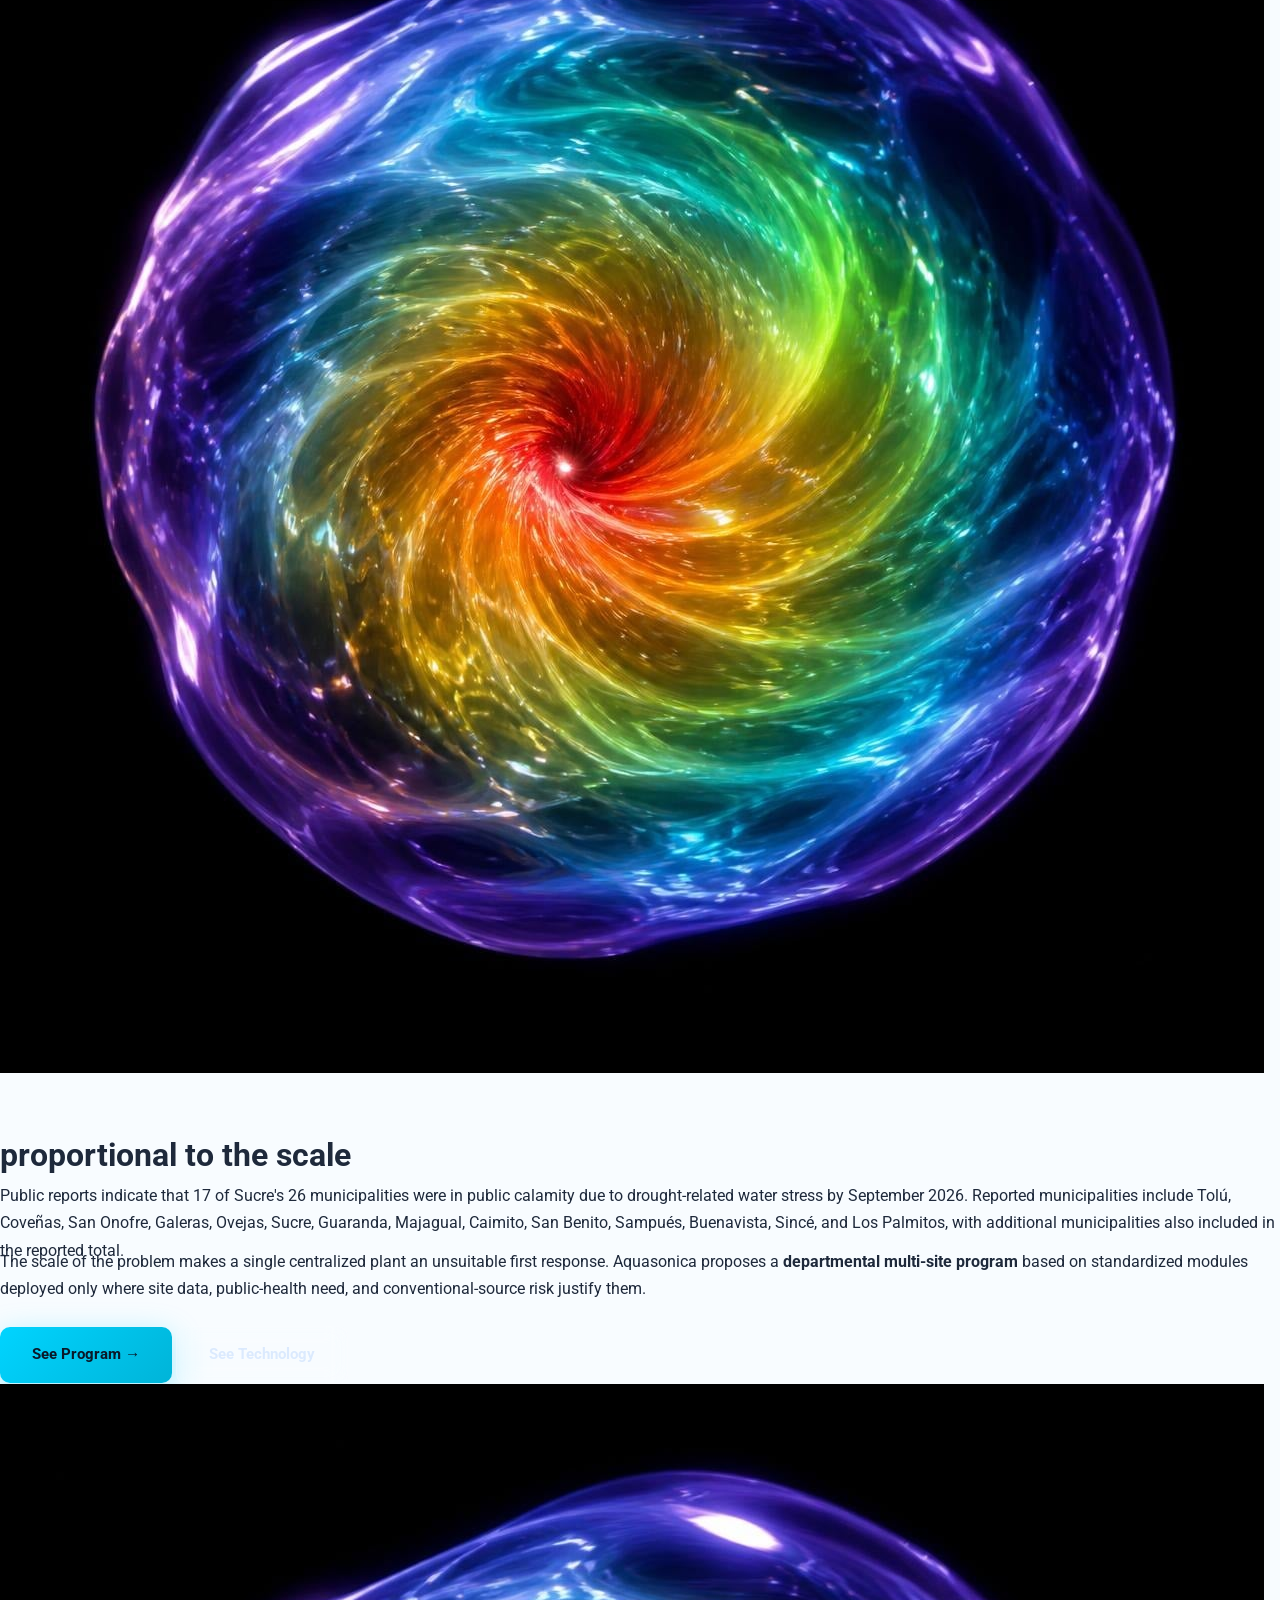
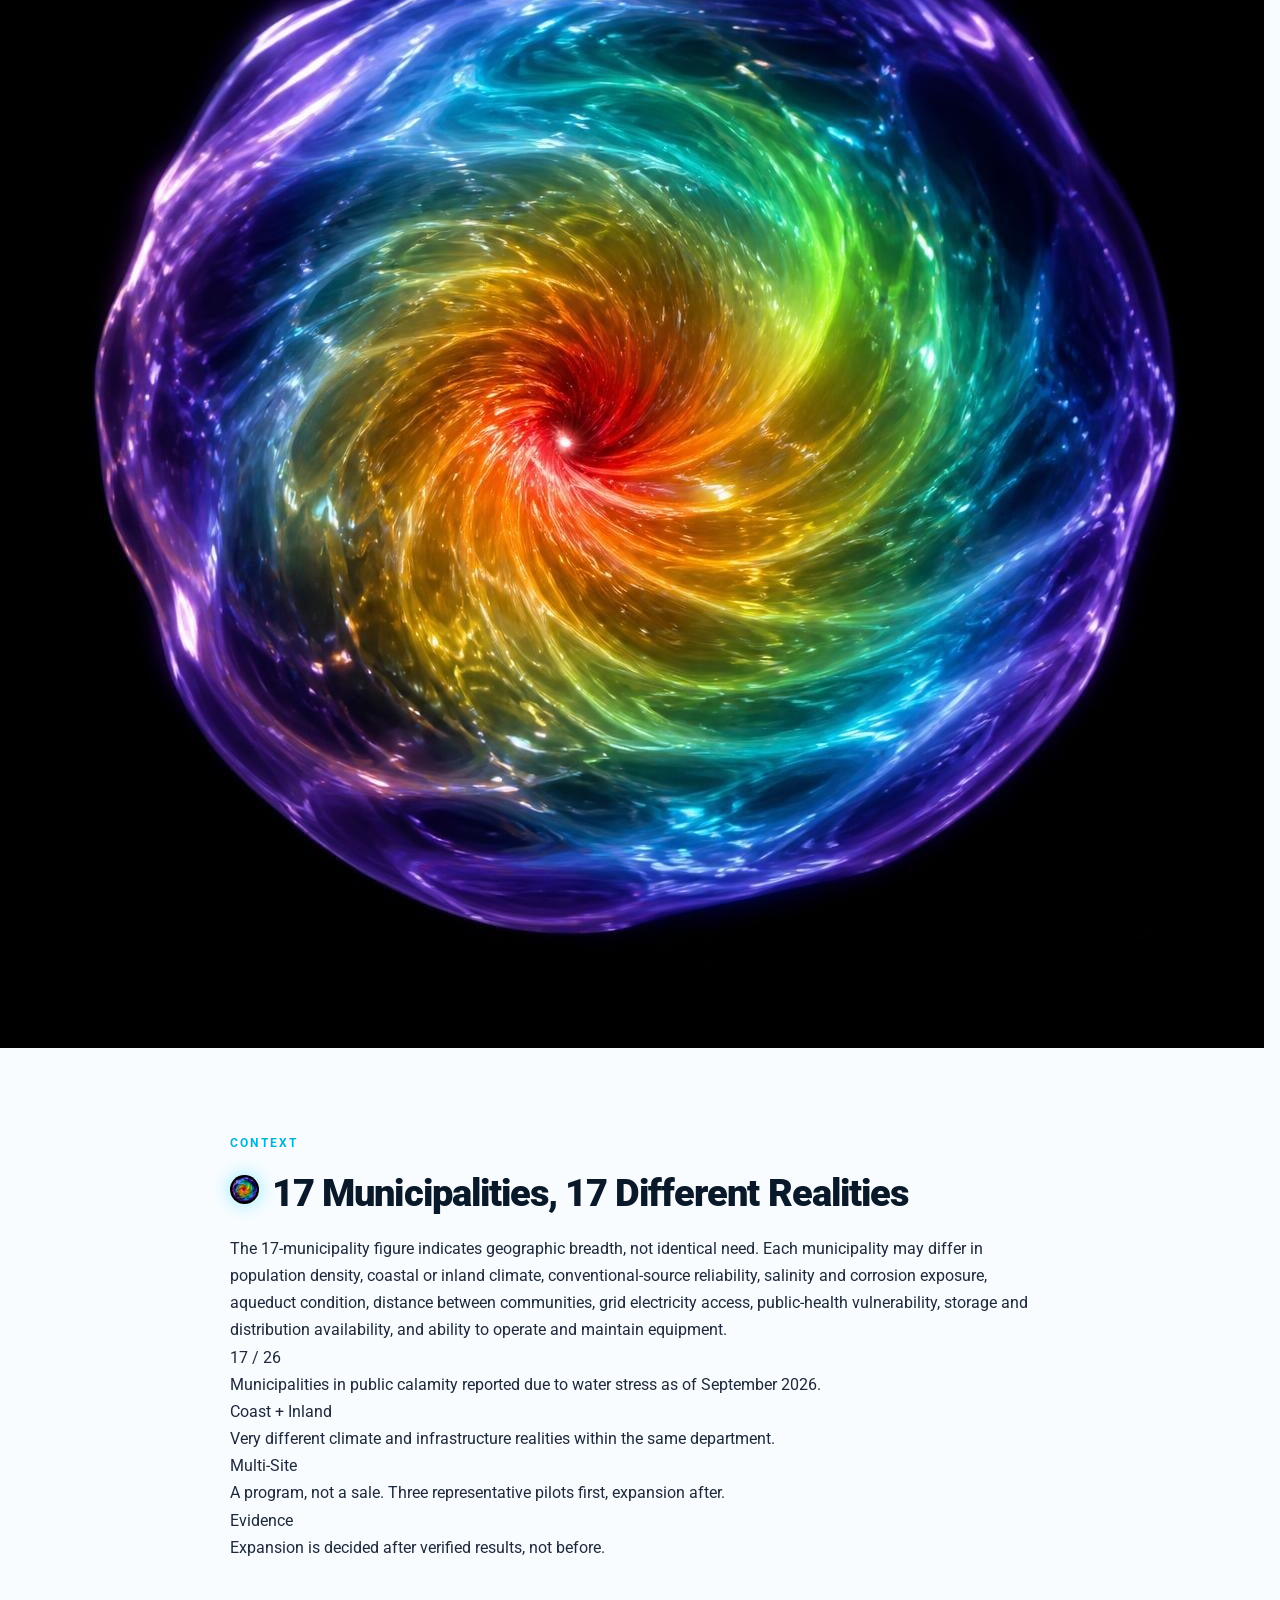
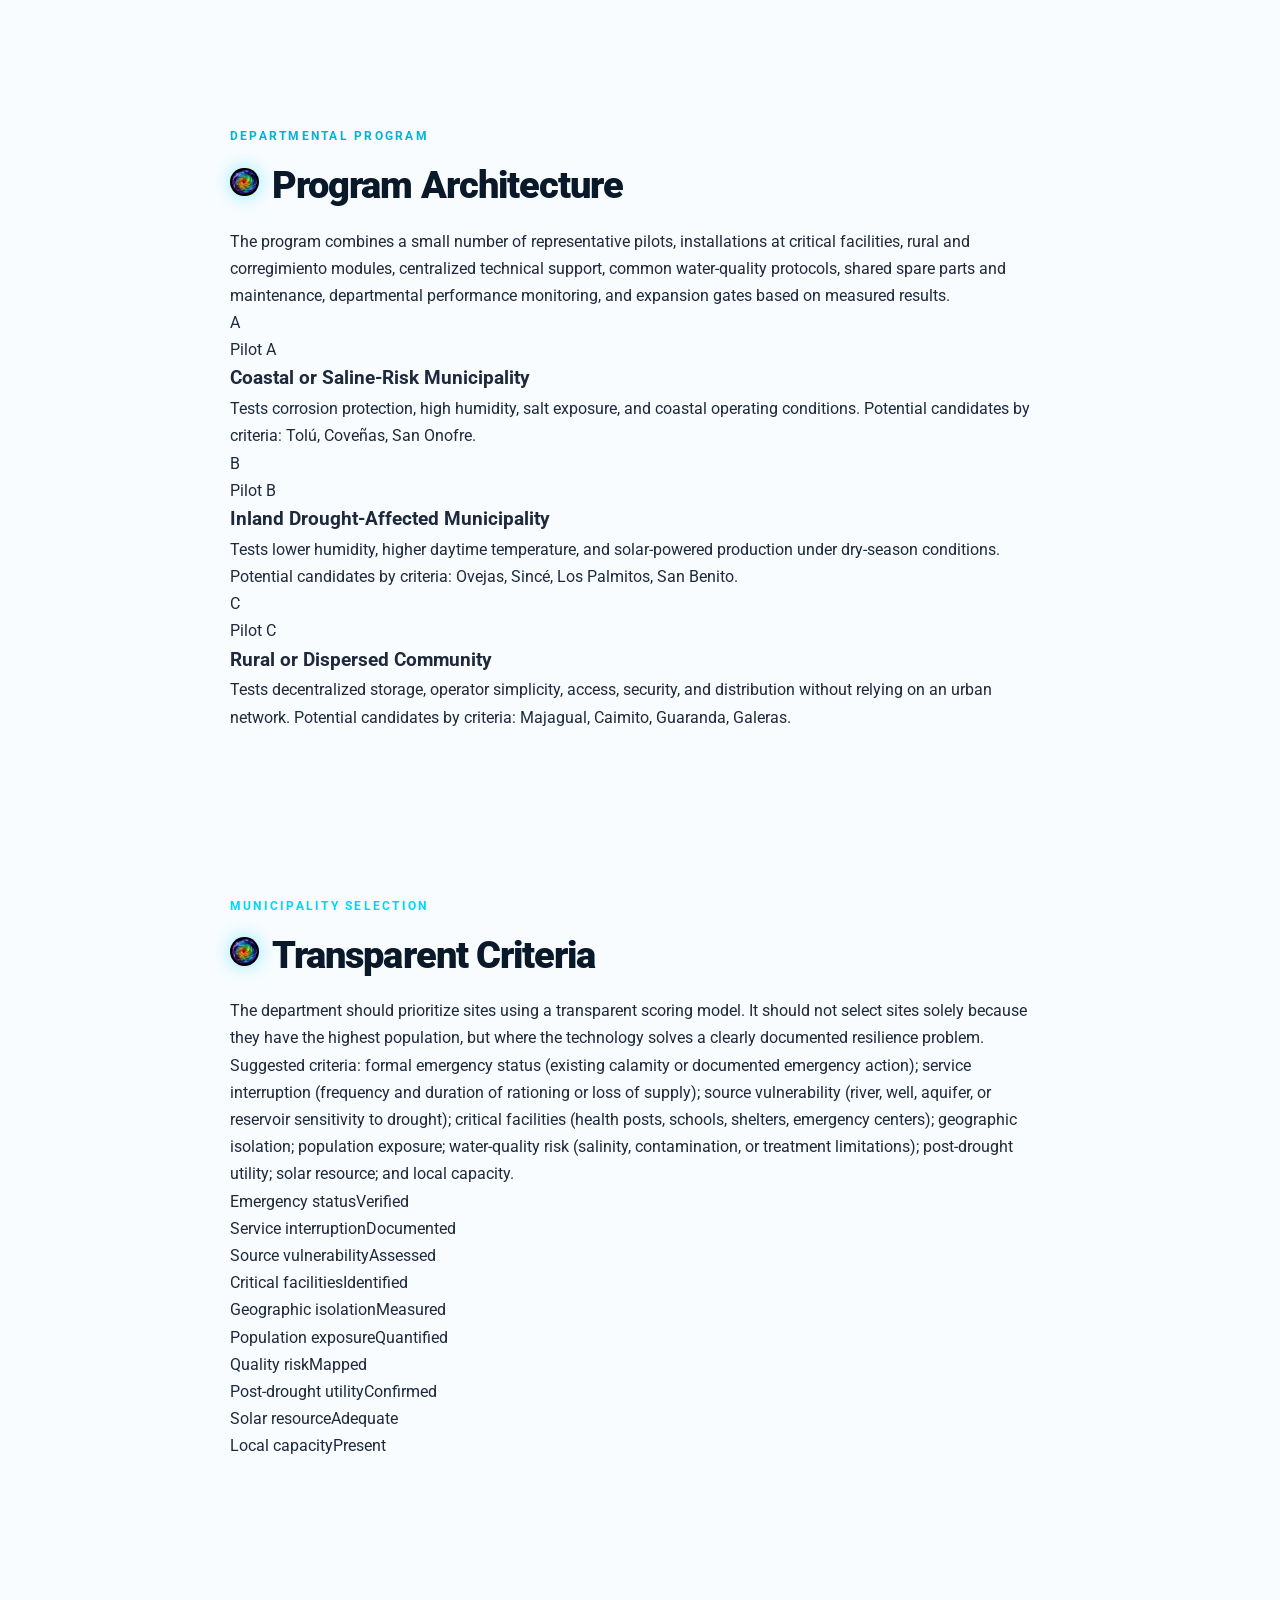
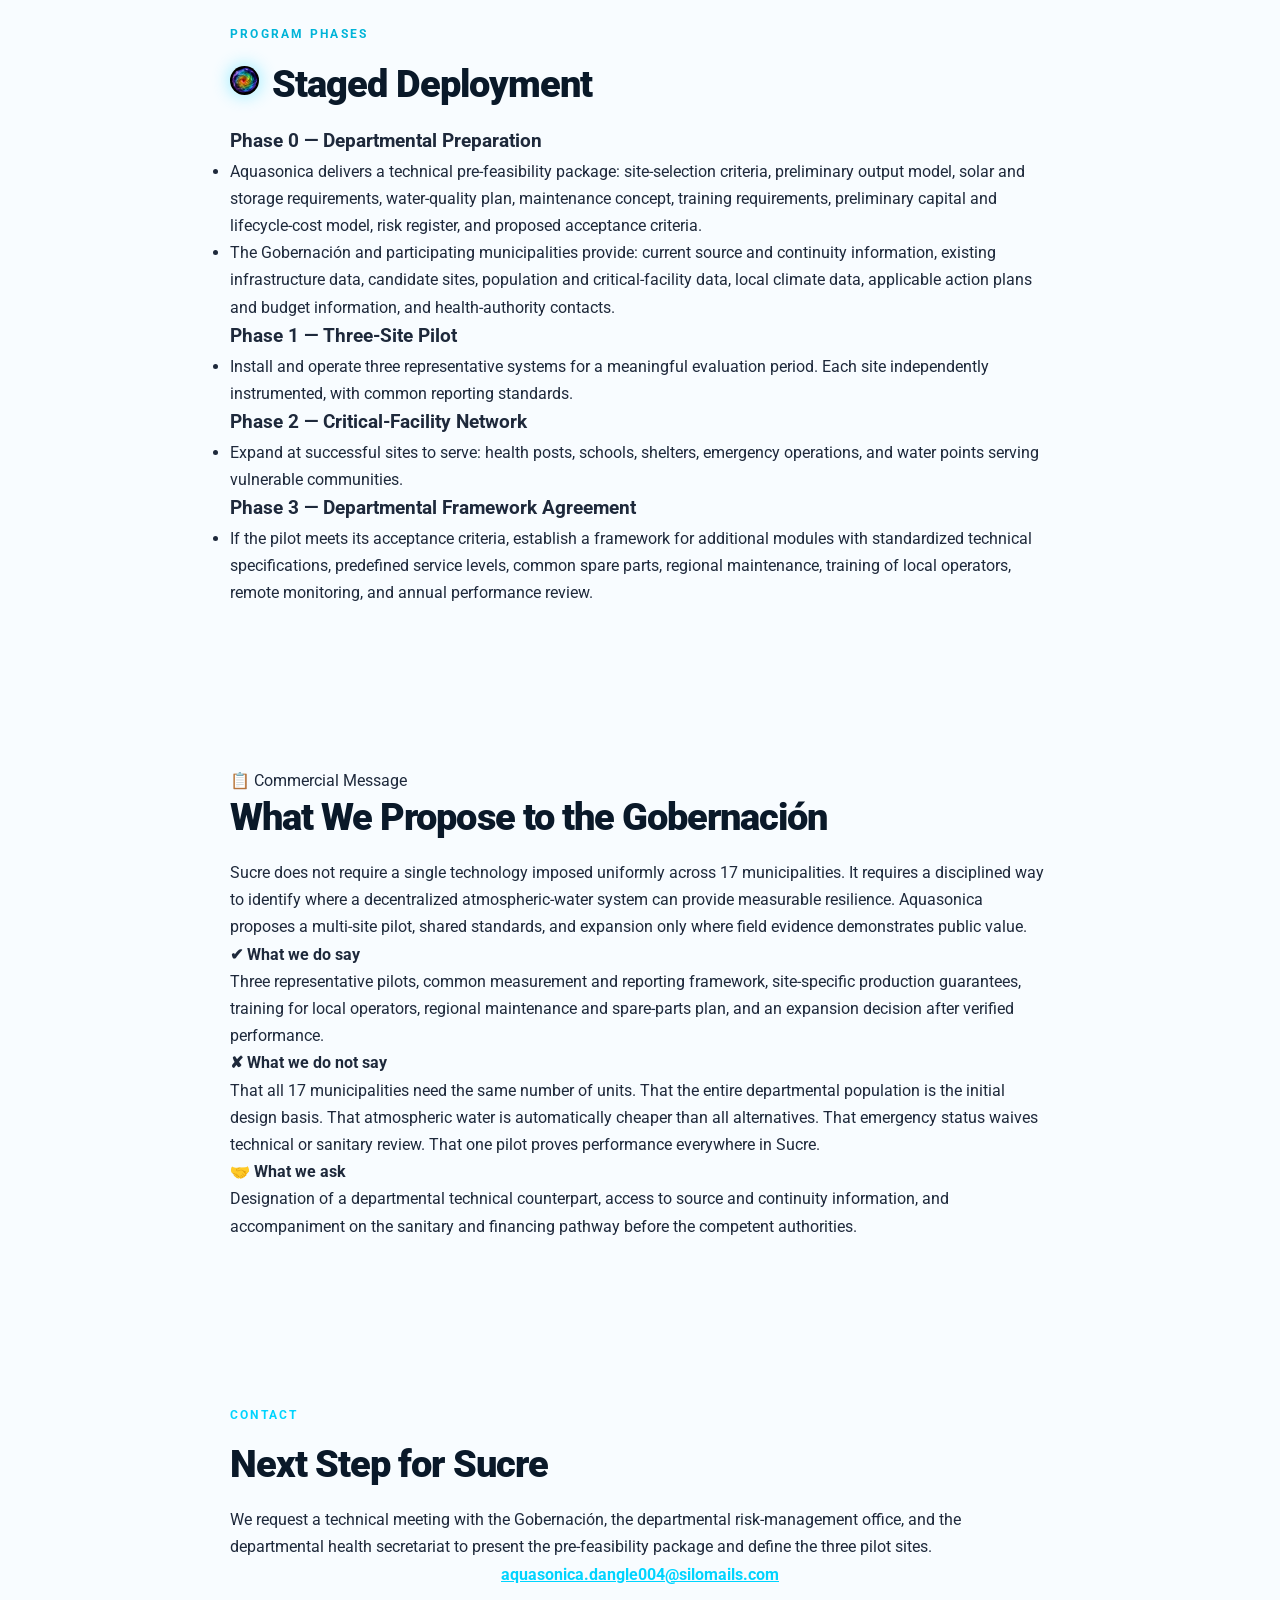
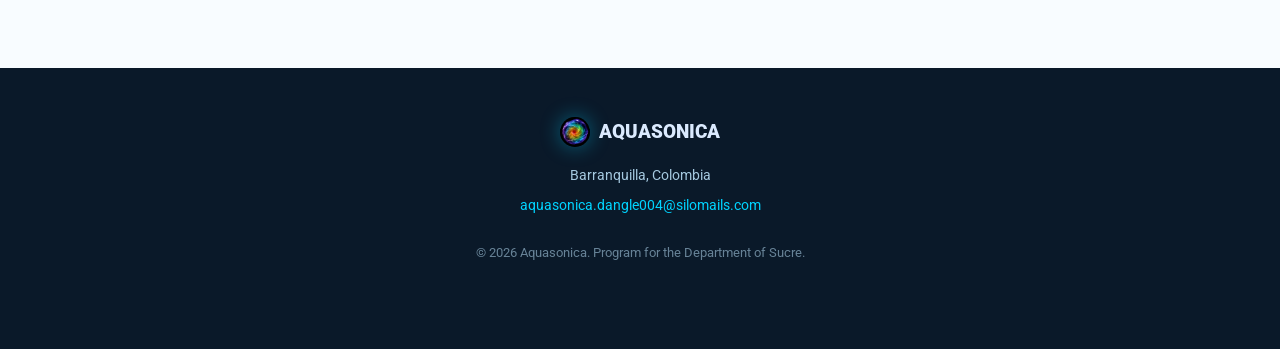
<file: docs/sucre.html>
<!DOCTYPE html>
<html lang="es">
<head>
<meta charset="UTF-8">
<meta name="viewport" content="width=device-width, initial-scale=1.0">
<meta name="color-scheme" content="light">
<title>Aquasonica para Sucre — Programa Departamental de Resiliencia Hídrica</title>
<meta name="description" content="Programa departamental multi-sitio. Tres pilotos representativos, marco común de medición, expansión por evidencia verificada. Propuesta para la Gobernación de Sucre.">
<link rel="icon" type="image/jpeg" href="vortex_spectrum.jpg">
<link rel="preconnect" href="https://fonts.googleapis.com">
<link rel="preconnect" href="https://fonts.gstatic.com" crossorigin>
<link href="https://fonts.googleapis.com/css2?family=Roboto:wght@300;400;500;700;900&display=swap" rel="stylesheet">
<link rel="stylesheet" href="style.css">
</head>
<body>

<nav class="nav-bar">
  <div class="nav-inner">
    <a href="index.html" class="brand">
      <img src="vortex_spectrum.jpg" alt="Aquasonica" class="brand-icon">
      <span class="brand-name">AQUA<span>SONICA</span></span>
    </a>
    <div class="nav-links" id="navLinks">
      <a href="index.html">Tecnología</a>
      <div class="dropdown">
        <button class="dropbtn">Propuestas ▾</button>
        <div class="dropdown-content">
          <a href="mompox.html">Mompox, Bolívar</a>
          <a href="balboa.html">Balboa, Cauca</a>
          <a href="sucre.html">Sucre (Departamento)</a>
        </div>
      </div>
      <a href="index.html#performance">Rendimiento</a>
      <a href="index.html#maintenance">Mantenimiento</a>
      <a href="index.html#contact">Contacto</a>
    </div>
    <div style="display:flex;align-items:center;gap:1rem;">
      <div class="lang-switch">
        <button class="lang-btn" data-lang="en">EN</button>
        <button class="lang-btn active" data-lang="es">ES</button>
      </div>
      <button class="menu-toggle" id="menuToggle" aria-label="Menu">☰</button>
    </div>
  </div>
</nav>

<div class="lang-content active" data-lang="es">

<header class="hero" id="top">
  <div class="hero-inner">
    <div>
      <div class="hero-badge">📍 Departamento de Sucre</div>
      <h1><img src="vortex_spectrum.jpg" alt="" class="inline-vortex">una respuesta<img src="vortex_spectrum.jpg" alt="" class="inline-vortex"><br><span class="accent">proporcional a la escala</span></h1>
      <p>Reportes públicos indican que 17 de los 26 municipios de Sucre estaban en calamidad pública por estrés hídrico asociado a sequía hacia septiembre de 2026. Entre los municipios reportados figuran Tolú, Coveñas, San Onofre, Galeras, Ovejas, Sucre, Guaranda, Majagual, Caimito, San Benito, Sampués, Buenavista, Sincé y Los Palmitos, con otros municipios también incluidos en el total reportado.</p>
      <p style="font-size:1rem;margin-top:-1rem;">La escala del problema hace que una planta centralizada única sea una respuesta inicial inadecuada. Aquasonica propone un <strong>programa departamental multi-sitio</strong> basado en módulos estandarizados desplegados solo donde los datos de sitio, la necesidad de salud pública y el riesgo de la fuente convencional lo justifiquen.</p>
      <div class="hero-cta" style="margin-top:1.5rem;">
        <a href="#program" class="btn btn-primary">Ver Programa →</a>
        <a href="index.html" class="btn btn-ghost">Ver Tecnología</a>
      </div>
    </div>
    <div class="hero-visual"><img src="vortex_spectrum.jpg" alt="Aquasonica para Sucre"></div>
  </div>
</header>

<section class="section crisis">
  <div class="section-inner">
    <div class="section-label">El Contexto</div>
    <h2 class="section-title"><img src="vortex_spectrum.jpg" alt="" class="title-icon">17 Municipios, 17 Realidades Distintas</h2>
    <p class="section-subtitle">La cifra de 17 municipios indica amplitud geográfica, no necesidad idéntica. Cada municipio puede diferir en densidad poblacional, clima costero o interior, confiabilidad de la fuente convencional, exposición a salinidad y corrosión, estado del acueducto, distancia entre comunidades, acceso a red eléctrica, vulnerabilidad en salud pública, disponibilidad de almacenamiento y distribución, y capacidad de operar y mantener equipos.</p>
    <div class="crisis-grid">
      <div class="crisis-stat"><div class="num">17 / 26</div><div class="label">Municipios en calamidad pública reportados por estrés hídrico hacia septiembre 2026.</div></div>
      <div class="crisis-stat"><div class="num">Costa + Interior</div><div class="label">Realidades climáticas y de infraestructura muy distintas dentro del mismo departamento.</div></div>
      <div class="crisis-stat"><div class="num">Multi-Sitio</div><div class="label">Un programa, no una venta. Tres pilotos representativos primero, expansión después.</div></div>
      <div class="crisis-stat"><div class="num">Evidencia</div><div class="label">La expansión se decide tras resultados verificados, no antes.</div></div>
    </div>
  </div>
</section>

<section class="section" id="program">
  <div class="section-inner">
    <div class="section-label">Programa Departamental</div>
    <h2 class="section-title"><img src="vortex_spectrum.jpg" alt="" class="title-icon">Arquitectura del Programa</h2>
    <p class="section-subtitle">El programa combina un número pequeño de pilotos representativos, instalaciones en instalaciones críticas, módulos rurales y de corregimiento, soporte técnico centralizado, protocolos comunes de calidad de agua, repuestos y mantenimiento compartidos, monitoreo de desempeño departamental, y compuertas de expansión basadas en resultados medidos.</p>

    <div class="science-step"><div class="step-num">A</div><div class="step-content"><span class="tag">Piloto A</span><h3>Municipio Costero o con Riesgo de Salinidad</h3><p>Prueba protección contra corrosión, humedad alta, exposición a sal y condiciones operativas costeras. Candidatos potenciales según criterios: Tolú, Coveñas, San Onofre.</p></div></div>

    <div class="science-step"><div class="step-num">B</div><div class="step-content"><span class="tag">Piloto B</span><h3>Municipio Interior Afectado por Sequía</h3><p>Prueba humedad más baja, temperatura diurna más alta, y producción solar en condiciones de temporada seca. Candidatos potenciales según criterios: Ovejas, Sincé, Los Palmitos, San Benito.</p></div></div>

    <div class="science-step"><div class="step-num">C</div><div class="step-content"><span class="tag">Piloto C</span><h3>Comunidad Rural o Dispersa</h3><p>Prueba almacenamiento descentralizado, simplicidad para el operador, acceso, seguridad, y distribución sin depender de una red urbana. Candidatos potenciales según criterios: Majagual, Caimito, Guaranda, Galeras.</p></div></div>
  </div>
</section>

<section class="section purity">
  <div class="section-inner">
    <div class="section-label" style="color:var(--aqua);">Selección de Municipios</div>
    <h2 class="section-title"><img src="vortex_spectrum.jpg" alt="" class="title-icon">Criterios Transparentes</h2>
    <p class="section-subtitle">El departamento debe priorizar sitios mediante un modelo transparente de puntuación. No debe seleccionar sitios solo por población, sino por donde la tecnología resuelve un problema de resiliencia claramente documentado.</p>
    <div class="purity-grid">
      <div class="purity-text">
        <p>Criterios sugeridos: <span class="highlight">estatus formal de emergencia</span> (calamidad existente o acción de emergencia documentada); interrupción del servicio (frecuencia y duración de racionamiento o pérdida de suministro); vulnerabilidad de la fuente (sensibilidad de río, pozo, acuífero o embalse a la sequía); instalaciones críticas (puestos de salud, escuelas, albergues, centros de emergencia); aislamiento geográfico; exposición poblacional; riesgo de calidad de agua (salinidad, contaminación o limitaciones de tratamiento); utilidad post-sequía; recurso solar; y capacidad local.</p>
      </div>
      <div class="purity-table">
        <div class="purity-row"><span class="pk">Estatus de emergencia</span><span class="pv">Verificado</span></div>
        <div class="purity-row"><span class="pk">Interrupción del servicio</span><span class="pv">Documentada</span></div>
        <div class="purity-row"><span class="pk">Vulnerabilidad de fuente</span><span class="pv">Evaluada</span></div>
        <div class="purity-row"><span class="pk">Instalaciones críticas</span><span class="pv">Identificadas</span></div>
        <div class="purity-row"><span class="pk">Aislamiento geográfico</span><span class="pv">Medido</span></div>
        <div class="purity-row"><span class="pk">Exposición poblacional</span><span class="pv">Cuantificada</span></div>
        <div class="purity-row"><span class="pk">Riesgo de calidad</span><span class="pv">Mapeado</span></div>
        <div class="purity-row"><span class="pk">Utilidad post-sequía</span><span class="pv">Confirmada</span></div>
        <div class="purity-row"><span class="pk">Recurso solar</span><span class="pv">Adecuado</span></div>
        <div class="purity-row"><span class="pk">Capacidad local</span><span class="pv">Presente</span></div>
      </div>
    </div>
  </div>
</section>

<section class="section tech-specs">
  <div class="section-inner">
    <div class="section-label">Fases del Programa</div>
    <h2 class="section-title"><img src="vortex_spectrum.jpg" alt="" class="title-icon">Despliegue por Etapas</h2>
    <div class="spec-block">
      <h3>Fase 0 — Preparación Departamental</h3>
      <ul>
        <li>Aquasonica entrega un paquete técnico de prefactibilidad: criterios de selección de sitio, modelo preliminar de producción, requerimientos solares y de almacenamiento, plan de calidad de agua, concepto de mantenimiento, requerimientos de capacitación, modelo preliminar de capital y costo de ciclo de vida, registro de riesgos, y criterios de aceptación propuestos.</li>
        <li>La Gobernación y municipios participantes aportan: información actual de fuentes y continuidad, datos de infraestructura existente, sitios candidatos, datos de población e instalaciones críticas, datos climáticos locales, planes de acción y presupuesto aplicables, y contactos de autoridad sanitaria.</li>
      </ul>
    </div>
    <div class="spec-block">
      <h3>Fase 1 — Piloto de Tres Sitios</h3>
      <ul>
        <li>Instalar y operar tres sistemas representativos durante un período significativo de evaluación. Cada sitio con instrumentación independiente y estándares comunes de reporte.</li>
      </ul>
    </div>
    <div class="spec-block">
      <h3>Fase 2 — Red de Instalaciones Críticas</h3>
      <ul>
        <li>Expandir en sitios exitosos para servir: puestos de salud, escuelas, albergues, operaciones de emergencia, y puntos de agua que sirvan a comunidades vulnerables.</li>
      </ul>
    </div>
    <div class="spec-block">
      <h3>Fase 3 — Acuerdo Marco Departamental</h3>
      <ul>
        <li>Si el piloto cumple sus criterios de aceptación, establecer un marco para módulos adicionales con especificaciones técnicas estandarizadas, niveles de servicio predefinidos, repuestos comunes, mantenimiento regional, capacitación de operadores locales, monitoreo remoto, y revisión anual de desempeño.</li>
      </ul>
    </div>
  </div>
</section>

<section class="section coming-next">
  <div class="section-inner">
    <div class="coming-badge">📋 Mensaje Comercial</div>
    <h2 class="section-title">Lo Que Proponemos a la Gobernación</h2>
    <p>Sucre no requiere una tecnología única impuesta uniformemente sobre 17 municipios. Requiere una manera disciplinada de identificar dónde un sistema atmosférico descentralizado puede proveer resiliencia medible. Aquasonica propone un piloto multi-sitio, estándares compartidos, y expansión solo donde la evidencia de campo demuestre valor público.</p>
    <div class="coming-features">
      <div class="coming-feature"><h4>✔ Lo que sí decimos</h4><p>Tres pilotos representativos, marco común de medición y reporte, garantías de producción específicas por sitio, capacitación de operadores locales, plan regional de mantenimiento y repuestos, y decisión de expansión tras desempeño verificado.</p></div>
      <div class="coming-feature"><h4>✘ Lo que no decimos</h4><p>Que los 17 municipios necesitan el mismo número de unidades. Que toda la población departamental es la base inicial de diseño. Que el agua atmosférica es automáticamente más barata que todas las alternativas. Que el estatus de emergencia exime de revisión técnica o sanitaria. Que un piloto prueba el desempeño en todo Sucre.</p></div>
      <div class="coming-feature"><h4>🤝 Lo que pedimos</h4><p>Designación de contraparte técnica departamental, acceso a información de fuentes y continuidad, y acompañamiento en la ruta sanitaria y de financiación ante las autoridades competentes.</p></div>
    </div>
  </div>
</section>

<section class="section order" id="contact">
  <div class="section-inner">
    <div class="section-label" style="color:var(--aqua);">Contacto</div>
    <h2 class="section-title">Siguiente Paso para Sucre</h2>
    <p class="section-subtitle">Solicitamos una reunión técnica con la Gobernación, la oficina departamental de gestión del riesgo y la secretaría de salud departamental para presentar el paquete de prefactibilidad y definir los tres sitios piloto.</p>
    <p style="text-align:center;font-size:1rem;"><a href="mailto:aquasonica.dangle004@silomails.com" style="color:var(--aqua);text-decoration:underline;font-weight:700;">aquasonica.dangle004@silomails.com</a></p>
  </div>
</section>

<footer class="footer">
  <div class="footer-brand"><img src="vortex_spectrum.jpg" alt="Aquasonica">AQUASONICA</div>
  <p>Barranquilla, Colombia</p>
  <p><a href="mailto:aquasonica.dangle004@silomails.com">aquasonica.dangle004@silomails.com</a></p>
  <p style="margin-top:1.5rem;font-size:0.82rem;opacity:0.6;">© 2026 Aquasonica. Programa para el Departamento de Sucre.</p>
</footer>

</div>

<div class="lang-content" data-lang="en">

<header class="hero" id="top-en">
  <div class="hero-inner">
    <div>
      <div class="hero-badge">📍 Department of Sucre</div>
      <h1><img src="vortex_spectrum.jpg" alt="" class="inline-vortex">a response<img src="vortex_spectrum.jpg" alt="" class="inline-vortex"><br><span class="accent">proportional to the scale</span></h1>
      <p>Public reports indicate that 17 of Sucre's 26 municipalities were in public calamity due to drought-related water stress by September 2026. Reported municipalities include Tolú, Coveñas, San Onofre, Galeras, Ovejas, Sucre, Guaranda, Majagual, Caimito, San Benito, Sampués, Buenavista, Sincé, and Los Palmitos, with additional municipalities also included in the reported total.</p>
      <p style="font-size:1rem;margin-top:-1rem;">The scale of the problem makes a single centralized plant an unsuitable first response. Aquasonica proposes a <strong>departmental multi-site program</strong> based on standardized modules deployed only where site data, public-health need, and conventional-source risk justify them.</p>
      <div class="hero-cta" style="margin-top:1.5rem;">
        <a href="#program-en" class="btn btn-primary">See Program →</a>
        <a href="index.html" class="btn btn-ghost">See Technology</a>
      </div>
    </div>
    <div class="hero-visual"><img src="vortex_spectrum.jpg" alt="Aquasonica for Sucre"></div>
  </div>
</header>

<section class="section crisis">
  <div class="section-inner">
    <div class="section-label">Context</div>
    <h2 class="section-title"><img src="vortex_spectrum.jpg" alt="" class="title-icon">17 Municipalities, 17 Different Realities</h2>
    <p class="section-subtitle">The 17-municipality figure indicates geographic breadth, not identical need. Each municipality may differ in population density, coastal or inland climate, conventional-source reliability, salinity and corrosion exposure, aqueduct condition, distance between communities, grid electricity access, public-health vulnerability, storage and distribution availability, and ability to operate and maintain equipment.</p>
    <div class="crisis-grid">
      <div class="crisis-stat"><div class="num">17 / 26</div><div class="label">Municipalities in public calamity reported due to water stress as of September 2026.</div></div>
      <div class="crisis-stat"><div class="num">Coast + Inland</div><div class="label">Very different climate and infrastructure realities within the same department.</div></div>
      <div class="crisis-stat"><div class="num">Multi-Site</div><div class="label">A program, not a sale. Three representative pilots first, expansion after.</div></div>
      <div class="crisis-stat"><div class="num">Evidence</div><div class="label">Expansion is decided after verified results, not before.</div></div>
    </div>
  </div>
</section>

<section class="section" id="program-en">
  <div class="section-inner">
    <div class="section-label">Departmental Program</div>
    <h2 class="section-title"><img src="vortex_spectrum.jpg" alt="" class="title-icon">Program Architecture</h2>
    <p class="section-subtitle">The program combines a small number of representative pilots, installations at critical facilities, rural and corregimiento modules, centralized technical support, common water-quality protocols, shared spare parts and maintenance, departmental performance monitoring, and expansion gates based on measured results.</p>

    <div class="science-step"><div class="step-num">A</div><div class="step-content"><span class="tag">Pilot A</span><h3>Coastal or Saline-Risk Municipality</h3><p>Tests corrosion protection, high humidity, salt exposure, and coastal operating conditions. Potential candidates by criteria: Tolú, Coveñas, San Onofre.</p></div></div>

    <div class="science-step"><div class="step-num">B</div><div class="step-content"><span class="tag">Pilot B</span><h3>Inland Drought-Affected Municipality</h3><p>Tests lower humidity, higher daytime temperature, and solar-powered production under dry-season conditions. Potential candidates by criteria: Ovejas, Sincé, Los Palmitos, San Benito.</p></div></div>

    <div class="science-step"><div class="step-num">C</div><div class="step-content"><span class="tag">Pilot C</span><h3>Rural or Dispersed Community</h3><p>Tests decentralized storage, operator simplicity, access, security, and distribution without relying on an urban network. Potential candidates by criteria: Majagual, Caimito, Guaranda, Galeras.</p></div></div>
  </div>
</section>

<section class="section purity">
  <div class="section-inner">
    <div class="section-label" style="color:var(--aqua);">Municipality Selection</div>
    <h2 class="section-title"><img src="vortex_spectrum.jpg" alt="" class="title-icon">Transparent Criteria</h2>
    <p class="section-subtitle">The department should prioritize sites using a transparent scoring model. It should not select sites solely because they have the highest population, but where the technology solves a clearly documented resilience problem.</p>
    <div class="purity-grid">
      <div class="purity-text">
        <p>Suggested criteria: <span class="highlight">formal emergency status</span> (existing calamity or documented emergency action); service interruption (frequency and duration of rationing or loss of supply); source vulnerability (river, well, aquifer, or reservoir sensitivity to drought); critical facilities (health posts, schools, shelters, emergency centers); geographic isolation; population exposure; water-quality risk (salinity, contamination, or treatment limitations); post-drought utility; solar resource; and local capacity.</p>
      </div>
      <div class="purity-table">
        <div class="purity-row"><span class="pk">Emergency status</span><span class="pv">Verified</span></div>
        <div class="purity-row"><span class="pk">Service interruption</span><span class="pv">Documented</span></div>
        <div class="purity-row"><span class="pk">Source vulnerability</span><span class="pv">Assessed</span></div>
        <div class="purity-row"><span class="pk">Critical facilities</span><span class="pv">Identified</span></div>
        <div class="purity-row"><span class="pk">Geographic isolation</span><span class="pv">Measured</span></div>
        <div class="purity-row"><span class="pk">Population exposure</span><span class="pv">Quantified</span></div>
        <div class="purity-row"><span class="pk">Quality risk</span><span class="pv">Mapped</span></div>
        <div class="purity-row"><span class="pk">Post-drought utility</span><span class="pv">Confirmed</span></div>
        <div class="purity-row"><span class="pk">Solar resource</span><span class="pv">Adequate</span></div>
        <div class="purity-row"><span class="pk">Local capacity</span><span class="pv">Present</span></div>
      </div>
    </div>
  </div>
</section>

<section class="section tech-specs">
  <div class="section-inner">
    <div class="section-label">Program Phases</div>
    <h2 class="section-title"><img src="vortex_spectrum.jpg" alt="" class="title-icon">Staged Deployment</h2>
    <div class="spec-block">
      <h3>Phase 0 — Departmental Preparation</h3>
      <ul>
        <li>Aquasonica delivers a technical pre-feasibility package: site-selection criteria, preliminary output model, solar and storage requirements, water-quality plan, maintenance concept, training requirements, preliminary capital and lifecycle-cost model, risk register, and proposed acceptance criteria.</li>
        <li>The Gobernación and participating municipalities provide: current source and continuity information, existing infrastructure data, candidate sites, population and critical-facility data, local climate data, applicable action plans and budget information, and health-authority contacts.</li>
      </ul>
    </div>
    <div class="spec-block">
      <h3>Phase 1 — Three-Site Pilot</h3>
      <ul>
        <li>Install and operate three representative systems for a meaningful evaluation period. Each site independently instrumented, with common reporting standards.</li>
      </ul>
    </div>
    <div class="spec-block">
      <h3>Phase 2 — Critical-Facility Network</h3>
      <ul>
        <li>Expand at successful sites to serve: health posts, schools, shelters, emergency operations, and water points serving vulnerable communities.</li>
      </ul>
    </div>
    <div class="spec-block">
      <h3>Phase 3 — Departmental Framework Agreement</h3>
      <ul>
        <li>If the pilot meets its acceptance criteria, establish a framework for additional modules with standardized technical specifications, predefined service levels, common spare parts, regional maintenance, training of local operators, remote monitoring, and annual performance review.</li>
      </ul>
    </div>
  </div>
</section>

<section class="section coming-next">
  <div class="section-inner">
    <div class="coming-badge">📋 Commercial Message</div>
    <h2 class="section-title">What We Propose to the Gobernación</h2>
    <p>Sucre does not require a single technology imposed uniformly across 17 municipalities. It requires a disciplined way to identify where a decentralized atmospheric-water system can provide measurable resilience. Aquasonica proposes a multi-site pilot, shared standards, and expansion only where field evidence demonstrates public value.</p>
    <div class="coming-features">
      <div class="coming-feature"><h4>✔ What we do say</h4><p>Three representative pilots, common measurement and reporting framework, site-specific production guarantees, training for local operators, regional maintenance and spare-parts plan, and an expansion decision after verified performance.</p></div>
      <div class="coming-feature"><h4>✘ What we do not say</h4><p>That all 17 municipalities need the same number of units. That the entire departmental population is the initial design basis. That atmospheric water is automatically cheaper than all alternatives. That emergency status waives technical or sanitary review. That one pilot proves performance everywhere in Sucre.</p></div>
      <div class="coming-feature"><h4>🤝 What we ask</h4><p>Designation of a departmental technical counterpart, access to source and continuity information, and accompaniment on the sanitary and financing pathway before the competent authorities.</p></div>
    </div>
  </div>
</section>

<section class="section order" id="contact-en">
  <div class="section-inner">
    <div class="section-label" style="color:var(--aqua);">Contact</div>
    <h2 class="section-title">Next Step for Sucre</h2>
    <p class="section-subtitle">We request a technical meeting with the Gobernación, the departmental risk-management office, and the departmental health secretariat to present the pre-feasibility package and define the three pilot sites.</p>
    <p style="text-align:center;font-size:1rem;"><a href="mailto:aquasonica.dangle004@silomails.com" style="color:var(--aqua);text-decoration:underline;font-weight:700;">aquasonica.dangle004@silomails.com</a></p>
  </div>
</section>

<footer class="footer">
  <div class="footer-brand"><img src="vortex_spectrum.jpg" alt="Aquasonica">AQUASONICA</div>
  <p>Barranquilla, Colombia</p>
  <p><a href="mailto:aquasonica.dangle004@silomails.com">aquasonica.dangle004@silomails.com</a></p>
  <p style="margin-top:1.5rem;font-size:0.82rem;opacity:0.6;">© 2026 Aquasonica. Program for the Department of Sucre.</p>
</footer>

</div>

<script src="script.js"></script>
</body>
</html>
</file>
<file: docs/style.css>
:root{--navy:#0a1929;--navy-2:#0f2942;--aqua:#00d4ff;--aqua-2:#00b4d8;--teal:#0077b6;--deep:#03045e;--light:#f8fcff;--light-2:#e6f4fa;--gray:#64748b;--text:#1e293b;--text-light:#475569;--border:rgba(0,180,216,0.15);--shadow-sm:0 1px 3px rgba(10,25,41,0.08);--shadow:0 4px 20px rgba(10,25,41,0.08);--shadow-lg:0 20px 50px rgba(10,25,41,0.15);--text-on-dark:#dbeafe;--text-on-dark-soft:#a5c9e0;--heading-on-dark:#7dd3fc;}
*{margin:0;padding:0;box-sizing:border-box;}
html{scroll-behavior:smooth;}
body{font-family:'Roboto',-apple-system,BlinkMacSystemFont,'Helvetica Neue',sans-serif;color:var(--text);background:var(--light);line-height:1.7;-webkit-font-smoothing:antialiased;font-size:16px;}
img{max-width:100%;display:block;}
a{color:inherit;text-decoration:none;}
.logo-sm{display:inline-block;width:1.1em;height:1.1em;border-radius:50%;vertical-align:-0.2em;margin:0 0.15em;box-shadow:0 0 10px rgba(0,212,255,0.5);object-fit:cover;}
.logo-sm-lg{display:inline-block;width:28px;height:28px;border-radius:50%;vertical-align:middle;margin-right:0.5rem;box-shadow:0 0 14px rgba(0,212,255,0.5);object-fit:cover;}
.img-placeholder{width:100%;border:2px dashed rgba(0,180,216,0.4);border-radius:12px;padding:3rem 1.5rem;text-align:center;color:var(--gray);background:rgba(0,180,216,0.04);font-size:0.9rem;font-style:italic;margin:1.5rem 0;}
.img-placeholder-dark{border-color:rgba(125,211,252,0.35);color:var(--text-on-dark-soft);background:rgba(125,211,252,0.05);}
.nav-bar{position:sticky;top:0;z-index:1000;background:rgba(10,25,41,0.94);backdrop-filter:blur(20px);-webkit-backdrop-filter:blur(20px);border-bottom:1px solid rgba(0,212,255,0.1);padding:0.9rem 2rem;}
.nav-inner{max-width:1200px;margin:0 auto;display:flex;align-items:center;justify-content:space-between;gap:2rem;}
.brand{display:flex;align-items:center;gap:0.7rem;font-weight:900;font-size:1.15rem;letter-spacing:-0.02em;color:var(--text-on-dark);}
.brand-icon{width:34px;height:34px;border-radius:50%;object-fit:cover;box-shadow:0 0 20px rgba(0,212,255,0.5);}
.brand-name span{color:var(--aqua);}
.nav-links{display:flex;gap:1.5rem;align-items:center;font-size:0.9rem;font-weight:500;flex-wrap:wrap;}
.nav-links a{color:var(--text-on-dark-soft);transition:color 0.2s;white-space:nowrap;}
.nav-links a:hover{color:var(--heading-on-dark);}
.dropdown{position:relative;display:inline-block;}
.dropbtn{background:none;border:none;color:var(--text-on-dark-soft);font-family:inherit;font-size:0.9rem;font-weight:500;cursor:pointer;padding:0;}
.dropbtn:hover{color:var(--heading-on-dark);}
.dropdown-content{display:none;position:absolute;top:100%;left:0;background:var(--navy-2);min-width:220px;border:1px solid rgba(0,212,255,0.25);border-radius:10px;z-index:1001;padding:0.5rem 0;box-shadow:0 15px 40px rgba(0,0,0,0.6);margin-top:0.6rem;}
.dropdown-content a{color:var(--text-on-dark)!important;padding:0.65rem 1.2rem;display:block;font-size:0.88rem;white-space:nowrap;}
.dropdown-content a:hover{background:rgba(0,212,255,0.1);color:var(--heading-on-dark)!important;}
.dropdown:hover .dropdown-content{display:block;}
.lang-switch{display:flex;gap:0.4rem;align-items:center;}
.lang-btn{background:transparent;border:1px solid rgba(255,255,255,0.15);color:var(--text-on-dark-soft);font-size:0.85rem;font-weight:700;padding:0.3rem 0.6rem;border-radius:6px;cursor:pointer;transition:all 0.2s;font-family:inherit;}
.lang-btn:hover,.lang-btn.active{border-color:var(--aqua);color:var(--heading-on-dark);background:rgba(0,212,255,0.1);}
.menu-toggle{display:none;background:none;border:none;color:var(--text-on-dark);font-size:1.5rem;cursor:pointer;}

/* === INTRO / HERO === */
.intro{background:radial-gradient(ellipse at top,var(--navy-2) 0%,var(--navy) 55%,var(--deep) 100%);color:var(--text-on-dark);padding:5rem 2rem 6rem;position:relative;overflow:hidden;}
.intro::before{content:'';position:absolute;top:-20%;right:-10%;width:700px;height:700px;background:radial-gradient(circle,rgba(0,212,255,0.12) 0%,transparent 70%);pointer-events:none;}
.intro-inner{max-width:820px;margin:0 auto;position:relative;z-index:1;text-align:center;}
.intro-title{font-size:clamp(2.4rem,6vw,4rem);font-weight:900;line-height:1.05;letter-spacing:-0.035em;margin-bottom:2.5rem;text-transform:lowercase;color:var(--heading-on-dark);}
.intro-title img{display:inline-block;width:0.8em;height:0.8em;border-radius:50%;vertical-align:0.05em;margin:0 0.2em;box-shadow:0 0 24px rgba(0,212,255,0.55);object-fit:cover;}
.intro-lead{font-size:clamp(1.15rem,2.2vw,1.45rem);line-height:1.65;color:var(--text-on-dark);font-weight:400;margin-bottom:1.8rem;text-align:left;}
.intro-body{font-size:1rem;line-height:1.75;color:var(--text-on-dark-soft);margin-bottom:1.6rem;text-align:left;}
.intro-body strong{color:var(--heading-on-dark);font-weight:700;}
.intro-body em{color:var(--heading-on-dark);font-style:normal;font-weight:600;}
.intro-cta{display:flex;gap:1rem;flex-wrap:wrap;margin-top:2rem;justify-content:center;}
.btn{display:inline-flex;align-items:center;gap:0.5rem;padding:0.95rem 2rem;border-radius:10px;font-weight:700;font-size:0.95rem;transition:all 0.25s;cursor:pointer;border:none;font-family:inherit;text-decoration:none;}
.btn-primary{background:linear-gradient(135deg,var(--aqua) 0%,var(--aqua-2) 100%);color:var(--navy);box-shadow:0 8px 30px rgba(0,212,255,0.35);}
.btn-primary:hover{transform:translateY(-2px);box-shadow:0 12px 40px rgba(0,212,255,0.5);}
.btn-ghost{background:rgba(255,255,255,0.06);color:var(--text-on-dark);border:1px solid rgba(255,255,255,0.18);backdrop-filter:blur(10px);}
.btn-ghost:hover{background:rgba(255,255,255,0.12);border-color:var(--aqua);color:var(--heading-on-dark);}

/* === EDITORIAL SECTIONS === */
.section{padding:5rem 2rem;}
.section-inner{max-width:820px;margin:0 auto;}
.section-wide{max-width:1100px;}
.section-dark{background:linear-gradient(180deg,var(--navy) 0%,var(--deep) 100%);color:var(--text-on-dark);}
.section-dark .section-title{color:var(--heading-on-dark);}
.section-dark .section-label{color:var(--aqua);}
.section-dark .section-body{color:var(--text-on-dark);}
.section-dark .section-body p{color:var(--text-on-dark-soft);}
.section-dark .section-body strong{color:var(--heading-on-dark);}
.section-dark .section-body em{color:var(--heading-on-dark);font-style:italic;}
.section-light{background:var(--light);}
.section-light-alt{background:var(--light-2);}
.section-label{display:inline-block;font-size:0.78rem;font-weight:700;letter-spacing:0.18em;text-transform:uppercase;color:var(--aqua-2);margin-bottom:1rem;}
.section-title{font-size:clamp(1.7rem,3.2vw,2.4rem);font-weight:900;letter-spacing:-0.025em;color:var(--navy);margin-bottom:1.2rem;line-height:1.2;}
.section-title img{display:inline-block;width:0.75em;height:0.75em;border-radius:50%;vertical-align:0.05em;margin-right:0.35em;box-shadow:0 0 18px rgba(0,212,255,0.45);object-fit:cover;}
.section-body{font-size:1.05rem;line-height:1.8;color:var(--text-light);}
.section-body p{margin-bottom:1.2rem;}
.section-body p:last-child{margin-bottom:0;}
.section-body strong{color:var(--navy);font-weight:700;}
.section-body em{font-style:italic;color:var(--navy);}
.section-body a{color:var(--teal);text-decoration:underline;}

/* === REFERENCE / CITATION BLOCK === */
.ref{font-size:0.86rem;color:var(--gray);border-left:3px solid rgba(0,180,216,0.3);padding:0.6rem 0 0.6rem 1rem;margin:1.5rem 0;line-height:1.65;}
.ref strong{color:var(--navy);font-weight:700;}
.section-dark .ref{color:var(--text-on-dark-soft);border-left-color:rgba(125,211,252,0.4);}
.section-dark .ref strong{color:var(--heading-on-dark);}

/* === COMPONENT DETAIL BLOCK === */
.component{padding:2.5rem 0;border-bottom:1px solid var(--border);}
.component:last-child{border-bottom:none;}
.component-head{display:flex;align-items:center;gap:0.8rem;margin-bottom:1rem;flex-wrap:wrap;}
.component-num{display:inline-flex;align-items:center;justify-content:center;width:42px;height:42px;border-radius:12px;background:linear-gradient(135deg,var(--navy) 0%,var(--teal) 100%);color:var(--aqua);font-weight:900;font-size:1.05rem;flex-shrink:0;box-shadow:0 6px 18px rgba(0,119,182,0.3);}
.component h3{font-size:1.25rem;font-weight:700;color:var(--navy);letter-spacing:-0.02em;}
.section-dark .component h3{color:var(--heading-on-dark);}
.section-dark .component{border-bottom-color:rgba(125,211,252,0.15);}
.component .tag{display:inline-block;font-size:0.7rem;font-weight:700;letter-spacing:0.12em;text-transform:uppercase;color:var(--aqua-2);background:rgba(0,180,216,0.1);padding:0.22rem 0.65rem;border-radius:4px;margin-left:0.4rem;}
.section-dark .component .tag{color:var(--heading-on-dark);background:rgba(125,211,252,0.12);}
.component p{color:var(--text-light);font-size:1rem;line-height:1.75;margin-bottom:0.8rem;}
.section-dark .component p{color:var(--text-on-dark-soft);}
.component p:last-child{margin-bottom:0;}
.component strong{color:var(--navy);}
.section-dark .component strong{color:var(--text-on-dark);}

/* === COMPARISON TABLE === */
.comparison{width:100%;border-collapse:collapse;margin:2rem 0;font-size:0.95rem;}
.comparison th,.comparison td{padding:1rem 0.9rem;text-align:left;border-bottom:1px solid var(--border);vertical-align:top;}
.comparison th{font-weight:700;color:var(--navy);background:var(--light-2);font-size:0.88rem;letter-spacing:0.02em;}
.comparison td:first-child{font-weight:600;color:var(--navy);width:34%;}
.comparison td{color:var(--text-light);line-height:1.6;}
.comparison .bad{color:#b91c1c;}
.comparison .good{color:#047857;font-weight:600;}
.section-dark .comparison th{background:rgba(0,212,255,0.08);color:var(--heading-on-dark);}
.section-dark .comparison td{border-bottom-color:rgba(125,211,252,0.15);}
.section-dark .comparison td:first-child{color:var(--text-on-dark);}
.section-dark .comparison td{color:var(--text-on-dark-soft);}
.section-dark .comparison .bad{color:#fca5a5;}
.section-dark .comparison .good{color:#6ee7b7;}

/* === IMAGE figure === */
figure{margin:2rem 0;}
figure img{border-radius:12px;width:100%;box-shadow:var(--shadow-lg);}
figcaption{font-size:0.85rem;color:var(--gray);text-align:center;margin-top:0.8rem;font-style:italic;}
.section-dark figcaption{color:var(--text-on-dark-soft);}

/* === CONTACT / FOOTER === */
.contact{background:linear-gradient(135deg,var(--navy) 0%,var(--teal) 100%);color:var(--text-on-dark);text-align:center;padding:5rem 2rem;}
.contact .section-title{color:var(--heading-on-dark);}
.contact p{font-size:1.05rem;color:var(--text-on-dark-soft);max-width:640px;margin:0 auto 1.5rem;}
.contact .email{font-size:1.1rem;color:var(--aqua);text-decoration:underline;font-weight:700;}
.footer{background:var(--navy);color:var(--text-on-dark-soft);padding:3rem 2rem 5rem;text-align:center;font-size:0.9rem;}
.footer-brand{display:flex;align-items:center;justify-content:center;gap:0.6rem;margin-bottom:1rem;color:var(--text-on-dark);font-weight:900;font-size:1.2rem;}
.footer-brand img{width:30px;height:30px;border-radius:50%;box-shadow:0 0 20px rgba(0,212,255,0.4);}
.footer p{margin:0.3rem 0;}
.footer a{color:var(--aqua);}
.lang-content{display:none;}
.lang-content.active{display:block;}

@media (max-width:900px){
.nav-links{display:none;}
.nav-links.open{display:flex;position:absolute;top:100%;left:0;right:0;background:var(--navy);flex-direction:column;padding:1.5rem 2rem;gap:1rem;border-bottom:1px solid rgba(0,212,255,0.2);}
.menu-toggle{display:block;}
.dropdown-content{position:static;box-shadow:none;border:none;background:rgba(0,0,0,0.25);padding-left:1rem;margin-top:0.5rem;}
.intro{padding:3.5rem 1.2rem 4rem;}
.section{padding:3.5rem 1.2rem;}
.comparison{font-size:0.88rem;}
.comparison th,.comparison td{padding:0.8rem 0.6rem;}
.comparison td:first-child{width:40%;}
}
@media (max-width:600px){
.section{padding:3rem 1.1rem;}
.comparison,.comparison thead,.comparison tbody,.comparison tr,.comparison th,.comparison td{display:block;}
.comparison th{display:none;}
.comparison td:first-child{padding-bottom:0.2rem;border:none;font-size:0.9rem;color:var(--aqua-2);}
.comparison td{border-bottom:1px solid var(--border);}
}
</file>
